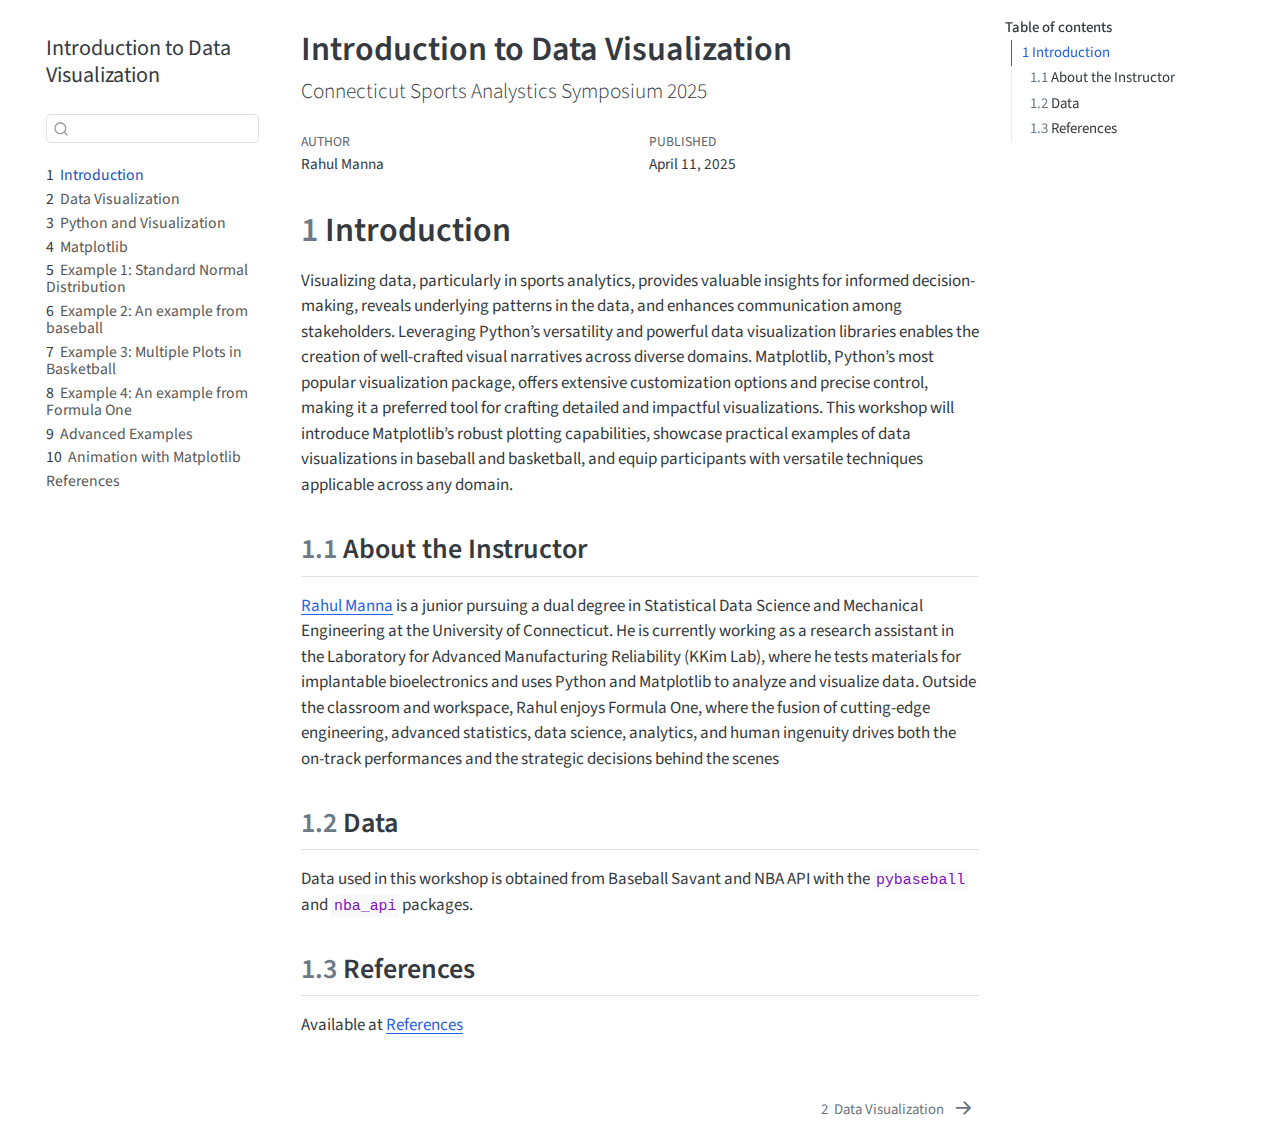
<file: docs/index.html>
<!DOCTYPE html>
<html xmlns="http://www.w3.org/1999/xhtml" lang="en" xml:lang="en"><head>

<meta charset="utf-8">
<meta name="generator" content="quarto-1.6.39">

<meta name="viewport" content="width=device-width, initial-scale=1.0, user-scalable=yes">

<meta name="author" content="Rahul Manna">
<meta name="dcterms.date" content="2025-04-11">

<title>Introduction to Data Visualization</title>
<style>
code{white-space: pre-wrap;}
span.smallcaps{font-variant: small-caps;}
div.columns{display: flex; gap: min(4vw, 1.5em);}
div.column{flex: auto; overflow-x: auto;}
div.hanging-indent{margin-left: 1.5em; text-indent: -1.5em;}
ul.task-list{list-style: none;}
ul.task-list li input[type="checkbox"] {
  width: 0.8em;
  margin: 0 0.8em 0.2em -1em; /* quarto-specific, see https://github.com/quarto-dev/quarto-cli/issues/4556 */ 
  vertical-align: middle;
}
</style>


<script src="site_libs/quarto-nav/quarto-nav.js"></script>
<script src="site_libs/quarto-nav/headroom.min.js"></script>
<script src="site_libs/clipboard/clipboard.min.js"></script>
<script src="site_libs/quarto-search/autocomplete.umd.js"></script>
<script src="site_libs/quarto-search/fuse.min.js"></script>
<script src="site_libs/quarto-search/quarto-search.js"></script>
<meta name="quarto:offset" content="./">
<link href="./data_visualization.html" rel="next">
<script src="site_libs/quarto-html/quarto.js"></script>
<script src="site_libs/quarto-html/popper.min.js"></script>
<script src="site_libs/quarto-html/tippy.umd.min.js"></script>
<script src="site_libs/quarto-html/anchor.min.js"></script>
<link href="site_libs/quarto-html/tippy.css" rel="stylesheet">
<link href="site_libs/quarto-html/quarto-syntax-highlighting-e26003cea8cd680ca0c55a263523d882.css" rel="stylesheet" id="quarto-text-highlighting-styles">
<script src="site_libs/bootstrap/bootstrap.min.js"></script>
<link href="site_libs/bootstrap/bootstrap-icons.css" rel="stylesheet">
<link href="site_libs/bootstrap/bootstrap-8da5b4427184b79ecddefad3d342027e.min.css" rel="stylesheet" append-hash="true" id="quarto-bootstrap" data-mode="light">
<script id="quarto-search-options" type="application/json">{
  "location": "sidebar",
  "copy-button": false,
  "collapse-after": 3,
  "panel-placement": "start",
  "type": "textbox",
  "limit": 50,
  "keyboard-shortcut": [
    "f",
    "/",
    "s"
  ],
  "show-item-context": false,
  "language": {
    "search-no-results-text": "No results",
    "search-matching-documents-text": "matching documents",
    "search-copy-link-title": "Copy link to search",
    "search-hide-matches-text": "Hide additional matches",
    "search-more-match-text": "more match in this document",
    "search-more-matches-text": "more matches in this document",
    "search-clear-button-title": "Clear",
    "search-text-placeholder": "",
    "search-detached-cancel-button-title": "Cancel",
    "search-submit-button-title": "Submit",
    "search-label": "Search"
  }
}</script>


</head>

<body class="nav-sidebar floating">

<div id="quarto-search-results"></div>
  <header id="quarto-header" class="headroom fixed-top">
  <nav class="quarto-secondary-nav">
    <div class="container-fluid d-flex">
      <button type="button" class="quarto-btn-toggle btn" data-bs-toggle="collapse" role="button" data-bs-target=".quarto-sidebar-collapse-item" aria-controls="quarto-sidebar" aria-expanded="false" aria-label="Toggle sidebar navigation" onclick="if (window.quartoToggleHeadroom) { window.quartoToggleHeadroom(); }">
        <i class="bi bi-layout-text-sidebar-reverse"></i>
      </button>
        <nav class="quarto-page-breadcrumbs" aria-label="breadcrumb"><ol class="breadcrumb"><li class="breadcrumb-item"><a href="./index.html"><span class="chapter-number">1</span>&nbsp; <span class="chapter-title">Introduction</span></a></li></ol></nav>
        <a class="flex-grow-1" role="navigation" data-bs-toggle="collapse" data-bs-target=".quarto-sidebar-collapse-item" aria-controls="quarto-sidebar" aria-expanded="false" aria-label="Toggle sidebar navigation" onclick="if (window.quartoToggleHeadroom) { window.quartoToggleHeadroom(); }">      
        </a>
      <button type="button" class="btn quarto-search-button" aria-label="Search" onclick="window.quartoOpenSearch();">
        <i class="bi bi-search"></i>
      </button>
    </div>
  </nav>
</header>
<!-- content -->
<div id="quarto-content" class="quarto-container page-columns page-rows-contents page-layout-article">
<!-- sidebar -->
  <nav id="quarto-sidebar" class="sidebar collapse collapse-horizontal quarto-sidebar-collapse-item sidebar-navigation floating overflow-auto">
    <div class="pt-lg-2 mt-2 text-left sidebar-header">
    <div class="sidebar-title mb-0 py-0">
      <a href="./">Introduction to Data Visualization</a> 
    </div>
      </div>
        <div class="mt-2 flex-shrink-0 align-items-center">
        <div class="sidebar-search">
        <div id="quarto-search" class="" title="Search"></div>
        </div>
        </div>
    <div class="sidebar-menu-container"> 
    <ul class="list-unstyled mt-1">
        <li class="sidebar-item">
  <div class="sidebar-item-container"> 
  <a href="./index.html" class="sidebar-item-text sidebar-link active">
 <span class="menu-text"><span class="chapter-number">1</span>&nbsp; <span class="chapter-title">Introduction</span></span></a>
  </div>
</li>
        <li class="sidebar-item">
  <div class="sidebar-item-container"> 
  <a href="./data_visualization.html" class="sidebar-item-text sidebar-link">
 <span class="menu-text"><span class="chapter-number">2</span>&nbsp; <span class="chapter-title">Data Visualization</span></span></a>
  </div>
</li>
        <li class="sidebar-item">
  <div class="sidebar-item-container"> 
  <a href="./python_and_vis.html" class="sidebar-item-text sidebar-link">
 <span class="menu-text"><span class="chapter-number">3</span>&nbsp; <span class="chapter-title">Python and Visualization</span></span></a>
  </div>
</li>
        <li class="sidebar-item">
  <div class="sidebar-item-container"> 
  <a href="./matplotlib.html" class="sidebar-item-text sidebar-link">
 <span class="menu-text"><span class="chapter-number">4</span>&nbsp; <span class="chapter-title">Matplotlib</span></span></a>
  </div>
</li>
        <li class="sidebar-item">
  <div class="sidebar-item-container"> 
  <a href="./example1.html" class="sidebar-item-text sidebar-link">
 <span class="menu-text"><span class="chapter-number">5</span>&nbsp; <span class="chapter-title">Example 1: Standard Normal Distribution</span></span></a>
  </div>
</li>
        <li class="sidebar-item">
  <div class="sidebar-item-container"> 
  <a href="./example2.html" class="sidebar-item-text sidebar-link">
 <span class="menu-text"><span class="chapter-number">6</span>&nbsp; <span class="chapter-title">Example 2: An example from baseball</span></span></a>
  </div>
</li>
        <li class="sidebar-item">
  <div class="sidebar-item-container"> 
  <a href="./example3.html" class="sidebar-item-text sidebar-link">
 <span class="menu-text"><span class="chapter-number">7</span>&nbsp; <span class="chapter-title">Example 3: Multiple Plots in Basketball</span></span></a>
  </div>
</li>
        <li class="sidebar-item">
  <div class="sidebar-item-container"> 
  <a href="./example4.html" class="sidebar-item-text sidebar-link">
 <span class="menu-text"><span class="chapter-number">8</span>&nbsp; <span class="chapter-title">Example 4: An example from Formula One</span></span></a>
  </div>
</li>
        <li class="sidebar-item">
  <div class="sidebar-item-container"> 
  <a href="./advanced_examples.html" class="sidebar-item-text sidebar-link">
 <span class="menu-text"><span class="chapter-number">9</span>&nbsp; <span class="chapter-title">Advanced Examples</span></span></a>
  </div>
</li>
        <li class="sidebar-item">
  <div class="sidebar-item-container"> 
  <a href="./animation.html" class="sidebar-item-text sidebar-link">
 <span class="menu-text"><span class="chapter-number">10</span>&nbsp; <span class="chapter-title">Animation with Matplotlib</span></span></a>
  </div>
</li>
        <li class="sidebar-item">
  <div class="sidebar-item-container"> 
  <a href="./references.html" class="sidebar-item-text sidebar-link">
 <span class="menu-text">References</span></a>
  </div>
</li>
    </ul>
    </div>
</nav>
<div id="quarto-sidebar-glass" class="quarto-sidebar-collapse-item" data-bs-toggle="collapse" data-bs-target=".quarto-sidebar-collapse-item"></div>
<!-- margin-sidebar -->
    <div id="quarto-margin-sidebar" class="sidebar margin-sidebar">
        <nav id="TOC" role="doc-toc" class="toc-active">
    <h2 id="toc-title">Table of contents</h2>
   
  <ul>
  <li><a href="#introduction" id="toc-introduction" class="nav-link active" data-scroll-target="#introduction"><span class="header-section-number">1</span> Introduction</a>
  <ul class="collapse">
  <li><a href="#about-the-instructor" id="toc-about-the-instructor" class="nav-link" data-scroll-target="#about-the-instructor"><span class="header-section-number">1.1</span> About the Instructor</a></li>
  <li><a href="#data" id="toc-data" class="nav-link" data-scroll-target="#data"><span class="header-section-number">1.2</span> Data</a></li>
  <li><a href="#references" id="toc-references" class="nav-link" data-scroll-target="#references"><span class="header-section-number">1.3</span> References</a></li>
  </ul></li>
  </ul>
</nav>
    </div>
<!-- main -->
<main class="content" id="quarto-document-content">

<header id="title-block-header" class="quarto-title-block default">
<div class="quarto-title">
<h1 class="title">Introduction to Data Visualization</h1>
<p class="subtitle lead">Connecticut Sports Analystics Symposium 2025</p>
</div>



<div class="quarto-title-meta">

    <div>
    <div class="quarto-title-meta-heading">Author</div>
    <div class="quarto-title-meta-contents">
             <p>Rahul Manna </p>
          </div>
  </div>
    
    <div>
    <div class="quarto-title-meta-heading">Published</div>
    <div class="quarto-title-meta-contents">
      <p class="date">April 11, 2025</p>
    </div>
  </div>
  
    
  </div>
  


</header>


<section id="introduction" class="level1" data-number="1">
<h1 data-number="1"><span class="header-section-number">1</span> Introduction</h1>
<p>Visualizing data, particularly in sports analytics, provides valuable insights for informed decision-making, reveals underlying patterns in the data, and enhances communication among stakeholders. Leveraging Python’s versatility and powerful data visualization libraries enables the creation of well-crafted visual narratives across diverse domains. Matplotlib, Python’s most popular visualization package, offers extensive customization options and precise control, making it a preferred tool for crafting detailed and impactful visualizations. This workshop will introduce Matplotlib’s robust plotting capabilities, showcase practical examples of data visualizations in baseball and basketball, and equip participants with versatile techniques applicable across any domain.</p>
<section id="about-the-instructor" class="level2" data-number="1.1">
<h2 data-number="1.1" class="anchored" data-anchor-id="about-the-instructor"><span class="header-section-number">1.1</span> About the Instructor</h2>
<p><a href="https://www.linkedin.com/in/rahul-manna-544590346/">Rahul Manna</a> is a junior pursuing a dual degree in Statistical Data Science and Mechanical Engineering at the University of Connecticut. He is currently working as a research assistant in the Laboratory for Advanced Manufacturing Reliability (KKim Lab), where he tests materials for implantable bioelectronics and uses Python and Matplotlib to analyze and visualize data. Outside the classroom and workspace, Rahul enjoys Formula One, where the fusion of cutting-edge engineering, advanced statistics, data science, analytics, and human ingenuity drives both the on-track performances and the strategic decisions behind the scenes</p>
</section>
<section id="data" class="level2" data-number="1.2">
<h2 data-number="1.2" class="anchored" data-anchor-id="data"><span class="header-section-number">1.2</span> Data</h2>
<p>Data used in this workshop is obtained from Baseball Savant and NBA API with the <code>pybaseball</code> and <code>nba_api</code> packages.</p>
</section>
<section id="references" class="level2" data-number="1.3">
<h2 data-number="1.3" class="anchored" data-anchor-id="references"><span class="header-section-number">1.3</span> References</h2>
<p>Available at <a href="./references.html">References</a></p>


</section>
</section>

</main> <!-- /main -->
<script id="quarto-html-after-body" type="application/javascript">
window.document.addEventListener("DOMContentLoaded", function (event) {
  const toggleBodyColorMode = (bsSheetEl) => {
    const mode = bsSheetEl.getAttribute("data-mode");
    const bodyEl = window.document.querySelector("body");
    if (mode === "dark") {
      bodyEl.classList.add("quarto-dark");
      bodyEl.classList.remove("quarto-light");
    } else {
      bodyEl.classList.add("quarto-light");
      bodyEl.classList.remove("quarto-dark");
    }
  }
  const toggleBodyColorPrimary = () => {
    const bsSheetEl = window.document.querySelector("link#quarto-bootstrap");
    if (bsSheetEl) {
      toggleBodyColorMode(bsSheetEl);
    }
  }
  toggleBodyColorPrimary();  
  const icon = "";
  const anchorJS = new window.AnchorJS();
  anchorJS.options = {
    placement: 'right',
    icon: icon
  };
  anchorJS.add('.anchored');
  const isCodeAnnotation = (el) => {
    for (const clz of el.classList) {
      if (clz.startsWith('code-annotation-')) {                     
        return true;
      }
    }
    return false;
  }
  const onCopySuccess = function(e) {
    // button target
    const button = e.trigger;
    // don't keep focus
    button.blur();
    // flash "checked"
    button.classList.add('code-copy-button-checked');
    var currentTitle = button.getAttribute("title");
    button.setAttribute("title", "Copied!");
    let tooltip;
    if (window.bootstrap) {
      button.setAttribute("data-bs-toggle", "tooltip");
      button.setAttribute("data-bs-placement", "left");
      button.setAttribute("data-bs-title", "Copied!");
      tooltip = new bootstrap.Tooltip(button, 
        { trigger: "manual", 
          customClass: "code-copy-button-tooltip",
          offset: [0, -8]});
      tooltip.show();    
    }
    setTimeout(function() {
      if (tooltip) {
        tooltip.hide();
        button.removeAttribute("data-bs-title");
        button.removeAttribute("data-bs-toggle");
        button.removeAttribute("data-bs-placement");
      }
      button.setAttribute("title", currentTitle);
      button.classList.remove('code-copy-button-checked');
    }, 1000);
    // clear code selection
    e.clearSelection();
  }
  const getTextToCopy = function(trigger) {
      const codeEl = trigger.previousElementSibling.cloneNode(true);
      for (const childEl of codeEl.children) {
        if (isCodeAnnotation(childEl)) {
          childEl.remove();
        }
      }
      return codeEl.innerText;
  }
  const clipboard = new window.ClipboardJS('.code-copy-button:not([data-in-quarto-modal])', {
    text: getTextToCopy
  });
  clipboard.on('success', onCopySuccess);
  if (window.document.getElementById('quarto-embedded-source-code-modal')) {
    const clipboardModal = new window.ClipboardJS('.code-copy-button[data-in-quarto-modal]', {
      text: getTextToCopy,
      container: window.document.getElementById('quarto-embedded-source-code-modal')
    });
    clipboardModal.on('success', onCopySuccess);
  }
    var localhostRegex = new RegExp(/^(?:http|https):\/\/localhost\:?[0-9]*\//);
    var mailtoRegex = new RegExp(/^mailto:/);
      var filterRegex = new RegExp('/' + window.location.host + '/');
    var isInternal = (href) => {
        return filterRegex.test(href) || localhostRegex.test(href) || mailtoRegex.test(href);
    }
    // Inspect non-navigation links and adorn them if external
 	var links = window.document.querySelectorAll('a[href]:not(.nav-link):not(.navbar-brand):not(.toc-action):not(.sidebar-link):not(.sidebar-item-toggle):not(.pagination-link):not(.no-external):not([aria-hidden]):not(.dropdown-item):not(.quarto-navigation-tool):not(.about-link)');
    for (var i=0; i<links.length; i++) {
      const link = links[i];
      if (!isInternal(link.href)) {
        // undo the damage that might have been done by quarto-nav.js in the case of
        // links that we want to consider external
        if (link.dataset.originalHref !== undefined) {
          link.href = link.dataset.originalHref;
        }
      }
    }
  function tippyHover(el, contentFn, onTriggerFn, onUntriggerFn) {
    const config = {
      allowHTML: true,
      maxWidth: 500,
      delay: 100,
      arrow: false,
      appendTo: function(el) {
          return el.parentElement;
      },
      interactive: true,
      interactiveBorder: 10,
      theme: 'quarto',
      placement: 'bottom-start',
    };
    if (contentFn) {
      config.content = contentFn;
    }
    if (onTriggerFn) {
      config.onTrigger = onTriggerFn;
    }
    if (onUntriggerFn) {
      config.onUntrigger = onUntriggerFn;
    }
    window.tippy(el, config); 
  }
  const noterefs = window.document.querySelectorAll('a[role="doc-noteref"]');
  for (var i=0; i<noterefs.length; i++) {
    const ref = noterefs[i];
    tippyHover(ref, function() {
      // use id or data attribute instead here
      let href = ref.getAttribute('data-footnote-href') || ref.getAttribute('href');
      try { href = new URL(href).hash; } catch {}
      const id = href.replace(/^#\/?/, "");
      const note = window.document.getElementById(id);
      if (note) {
        return note.innerHTML;
      } else {
        return "";
      }
    });
  }
  const xrefs = window.document.querySelectorAll('a.quarto-xref');
  const processXRef = (id, note) => {
    // Strip column container classes
    const stripColumnClz = (el) => {
      el.classList.remove("page-full", "page-columns");
      if (el.children) {
        for (const child of el.children) {
          stripColumnClz(child);
        }
      }
    }
    stripColumnClz(note)
    if (id === null || id.startsWith('sec-')) {
      // Special case sections, only their first couple elements
      const container = document.createElement("div");
      if (note.children && note.children.length > 2) {
        container.appendChild(note.children[0].cloneNode(true));
        for (let i = 1; i < note.children.length; i++) {
          const child = note.children[i];
          if (child.tagName === "P" && child.innerText === "") {
            continue;
          } else {
            container.appendChild(child.cloneNode(true));
            break;
          }
        }
        if (window.Quarto?.typesetMath) {
          window.Quarto.typesetMath(container);
        }
        return container.innerHTML
      } else {
        if (window.Quarto?.typesetMath) {
          window.Quarto.typesetMath(note);
        }
        return note.innerHTML;
      }
    } else {
      // Remove any anchor links if they are present
      const anchorLink = note.querySelector('a.anchorjs-link');
      if (anchorLink) {
        anchorLink.remove();
      }
      if (window.Quarto?.typesetMath) {
        window.Quarto.typesetMath(note);
      }
      if (note.classList.contains("callout")) {
        return note.outerHTML;
      } else {
        return note.innerHTML;
      }
    }
  }
  for (var i=0; i<xrefs.length; i++) {
    const xref = xrefs[i];
    tippyHover(xref, undefined, function(instance) {
      instance.disable();
      let url = xref.getAttribute('href');
      let hash = undefined; 
      if (url.startsWith('#')) {
        hash = url;
      } else {
        try { hash = new URL(url).hash; } catch {}
      }
      if (hash) {
        const id = hash.replace(/^#\/?/, "");
        const note = window.document.getElementById(id);
        if (note !== null) {
          try {
            const html = processXRef(id, note.cloneNode(true));
            instance.setContent(html);
          } finally {
            instance.enable();
            instance.show();
          }
        } else {
          // See if we can fetch this
          fetch(url.split('#')[0])
          .then(res => res.text())
          .then(html => {
            const parser = new DOMParser();
            const htmlDoc = parser.parseFromString(html, "text/html");
            const note = htmlDoc.getElementById(id);
            if (note !== null) {
              const html = processXRef(id, note);
              instance.setContent(html);
            } 
          }).finally(() => {
            instance.enable();
            instance.show();
          });
        }
      } else {
        // See if we can fetch a full url (with no hash to target)
        // This is a special case and we should probably do some content thinning / targeting
        fetch(url)
        .then(res => res.text())
        .then(html => {
          const parser = new DOMParser();
          const htmlDoc = parser.parseFromString(html, "text/html");
          const note = htmlDoc.querySelector('main.content');
          if (note !== null) {
            // This should only happen for chapter cross references
            // (since there is no id in the URL)
            // remove the first header
            if (note.children.length > 0 && note.children[0].tagName === "HEADER") {
              note.children[0].remove();
            }
            const html = processXRef(null, note);
            instance.setContent(html);
          } 
        }).finally(() => {
          instance.enable();
          instance.show();
        });
      }
    }, function(instance) {
    });
  }
      let selectedAnnoteEl;
      const selectorForAnnotation = ( cell, annotation) => {
        let cellAttr = 'data-code-cell="' + cell + '"';
        let lineAttr = 'data-code-annotation="' +  annotation + '"';
        const selector = 'span[' + cellAttr + '][' + lineAttr + ']';
        return selector;
      }
      const selectCodeLines = (annoteEl) => {
        const doc = window.document;
        const targetCell = annoteEl.getAttribute("data-target-cell");
        const targetAnnotation = annoteEl.getAttribute("data-target-annotation");
        const annoteSpan = window.document.querySelector(selectorForAnnotation(targetCell, targetAnnotation));
        const lines = annoteSpan.getAttribute("data-code-lines").split(",");
        const lineIds = lines.map((line) => {
          return targetCell + "-" + line;
        })
        let top = null;
        let height = null;
        let parent = null;
        if (lineIds.length > 0) {
            //compute the position of the single el (top and bottom and make a div)
            const el = window.document.getElementById(lineIds[0]);
            top = el.offsetTop;
            height = el.offsetHeight;
            parent = el.parentElement.parentElement;
          if (lineIds.length > 1) {
            const lastEl = window.document.getElementById(lineIds[lineIds.length - 1]);
            const bottom = lastEl.offsetTop + lastEl.offsetHeight;
            height = bottom - top;
          }
          if (top !== null && height !== null && parent !== null) {
            // cook up a div (if necessary) and position it 
            let div = window.document.getElementById("code-annotation-line-highlight");
            if (div === null) {
              div = window.document.createElement("div");
              div.setAttribute("id", "code-annotation-line-highlight");
              div.style.position = 'absolute';
              parent.appendChild(div);
            }
            div.style.top = top - 2 + "px";
            div.style.height = height + 4 + "px";
            div.style.left = 0;
            let gutterDiv = window.document.getElementById("code-annotation-line-highlight-gutter");
            if (gutterDiv === null) {
              gutterDiv = window.document.createElement("div");
              gutterDiv.setAttribute("id", "code-annotation-line-highlight-gutter");
              gutterDiv.style.position = 'absolute';
              const codeCell = window.document.getElementById(targetCell);
              const gutter = codeCell.querySelector('.code-annotation-gutter');
              gutter.appendChild(gutterDiv);
            }
            gutterDiv.style.top = top - 2 + "px";
            gutterDiv.style.height = height + 4 + "px";
          }
          selectedAnnoteEl = annoteEl;
        }
      };
      const unselectCodeLines = () => {
        const elementsIds = ["code-annotation-line-highlight", "code-annotation-line-highlight-gutter"];
        elementsIds.forEach((elId) => {
          const div = window.document.getElementById(elId);
          if (div) {
            div.remove();
          }
        });
        selectedAnnoteEl = undefined;
      };
        // Handle positioning of the toggle
    window.addEventListener(
      "resize",
      throttle(() => {
        elRect = undefined;
        if (selectedAnnoteEl) {
          selectCodeLines(selectedAnnoteEl);
        }
      }, 10)
    );
    function throttle(fn, ms) {
    let throttle = false;
    let timer;
      return (...args) => {
        if(!throttle) { // first call gets through
            fn.apply(this, args);
            throttle = true;
        } else { // all the others get throttled
            if(timer) clearTimeout(timer); // cancel #2
            timer = setTimeout(() => {
              fn.apply(this, args);
              timer = throttle = false;
            }, ms);
        }
      };
    }
      // Attach click handler to the DT
      const annoteDls = window.document.querySelectorAll('dt[data-target-cell]');
      for (const annoteDlNode of annoteDls) {
        annoteDlNode.addEventListener('click', (event) => {
          const clickedEl = event.target;
          if (clickedEl !== selectedAnnoteEl) {
            unselectCodeLines();
            const activeEl = window.document.querySelector('dt[data-target-cell].code-annotation-active');
            if (activeEl) {
              activeEl.classList.remove('code-annotation-active');
            }
            selectCodeLines(clickedEl);
            clickedEl.classList.add('code-annotation-active');
          } else {
            // Unselect the line
            unselectCodeLines();
            clickedEl.classList.remove('code-annotation-active');
          }
        });
      }
  const findCites = (el) => {
    const parentEl = el.parentElement;
    if (parentEl) {
      const cites = parentEl.dataset.cites;
      if (cites) {
        return {
          el,
          cites: cites.split(' ')
        };
      } else {
        return findCites(el.parentElement)
      }
    } else {
      return undefined;
    }
  };
  var bibliorefs = window.document.querySelectorAll('a[role="doc-biblioref"]');
  for (var i=0; i<bibliorefs.length; i++) {
    const ref = bibliorefs[i];
    const citeInfo = findCites(ref);
    if (citeInfo) {
      tippyHover(citeInfo.el, function() {
        var popup = window.document.createElement('div');
        citeInfo.cites.forEach(function(cite) {
          var citeDiv = window.document.createElement('div');
          citeDiv.classList.add('hanging-indent');
          citeDiv.classList.add('csl-entry');
          var biblioDiv = window.document.getElementById('ref-' + cite);
          if (biblioDiv) {
            citeDiv.innerHTML = biblioDiv.innerHTML;
          }
          popup.appendChild(citeDiv);
        });
        return popup.innerHTML;
      });
    }
  }
});
</script>
<nav class="page-navigation">
  <div class="nav-page nav-page-previous">
  </div>
  <div class="nav-page nav-page-next">
      <a href="./data_visualization.html" class="pagination-link" aria-label="Data Visualization">
        <span class="nav-page-text"><span class="chapter-number">2</span>&nbsp; <span class="chapter-title">Data Visualization</span></span> <i class="bi bi-arrow-right-short"></i>
      </a>
  </div>
</nav>
</div> <!-- /content -->




</body></html>
</file>
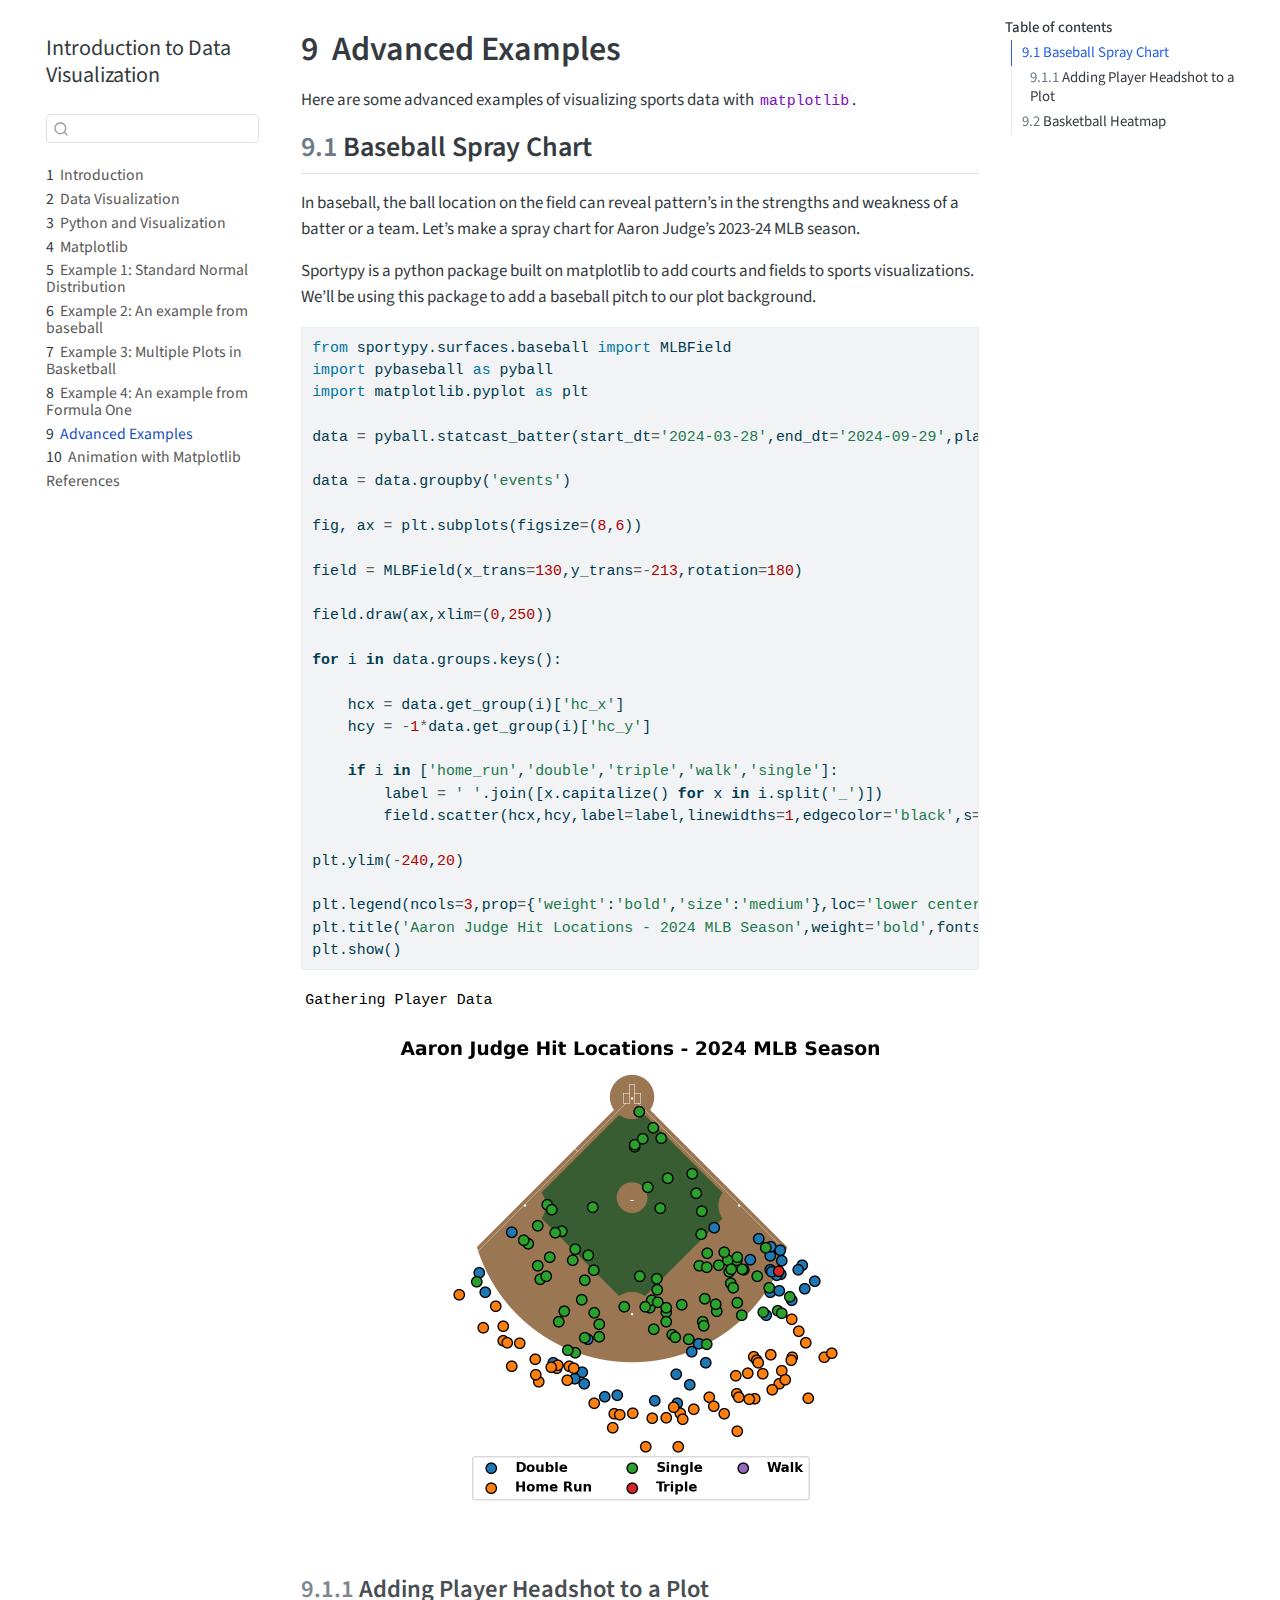
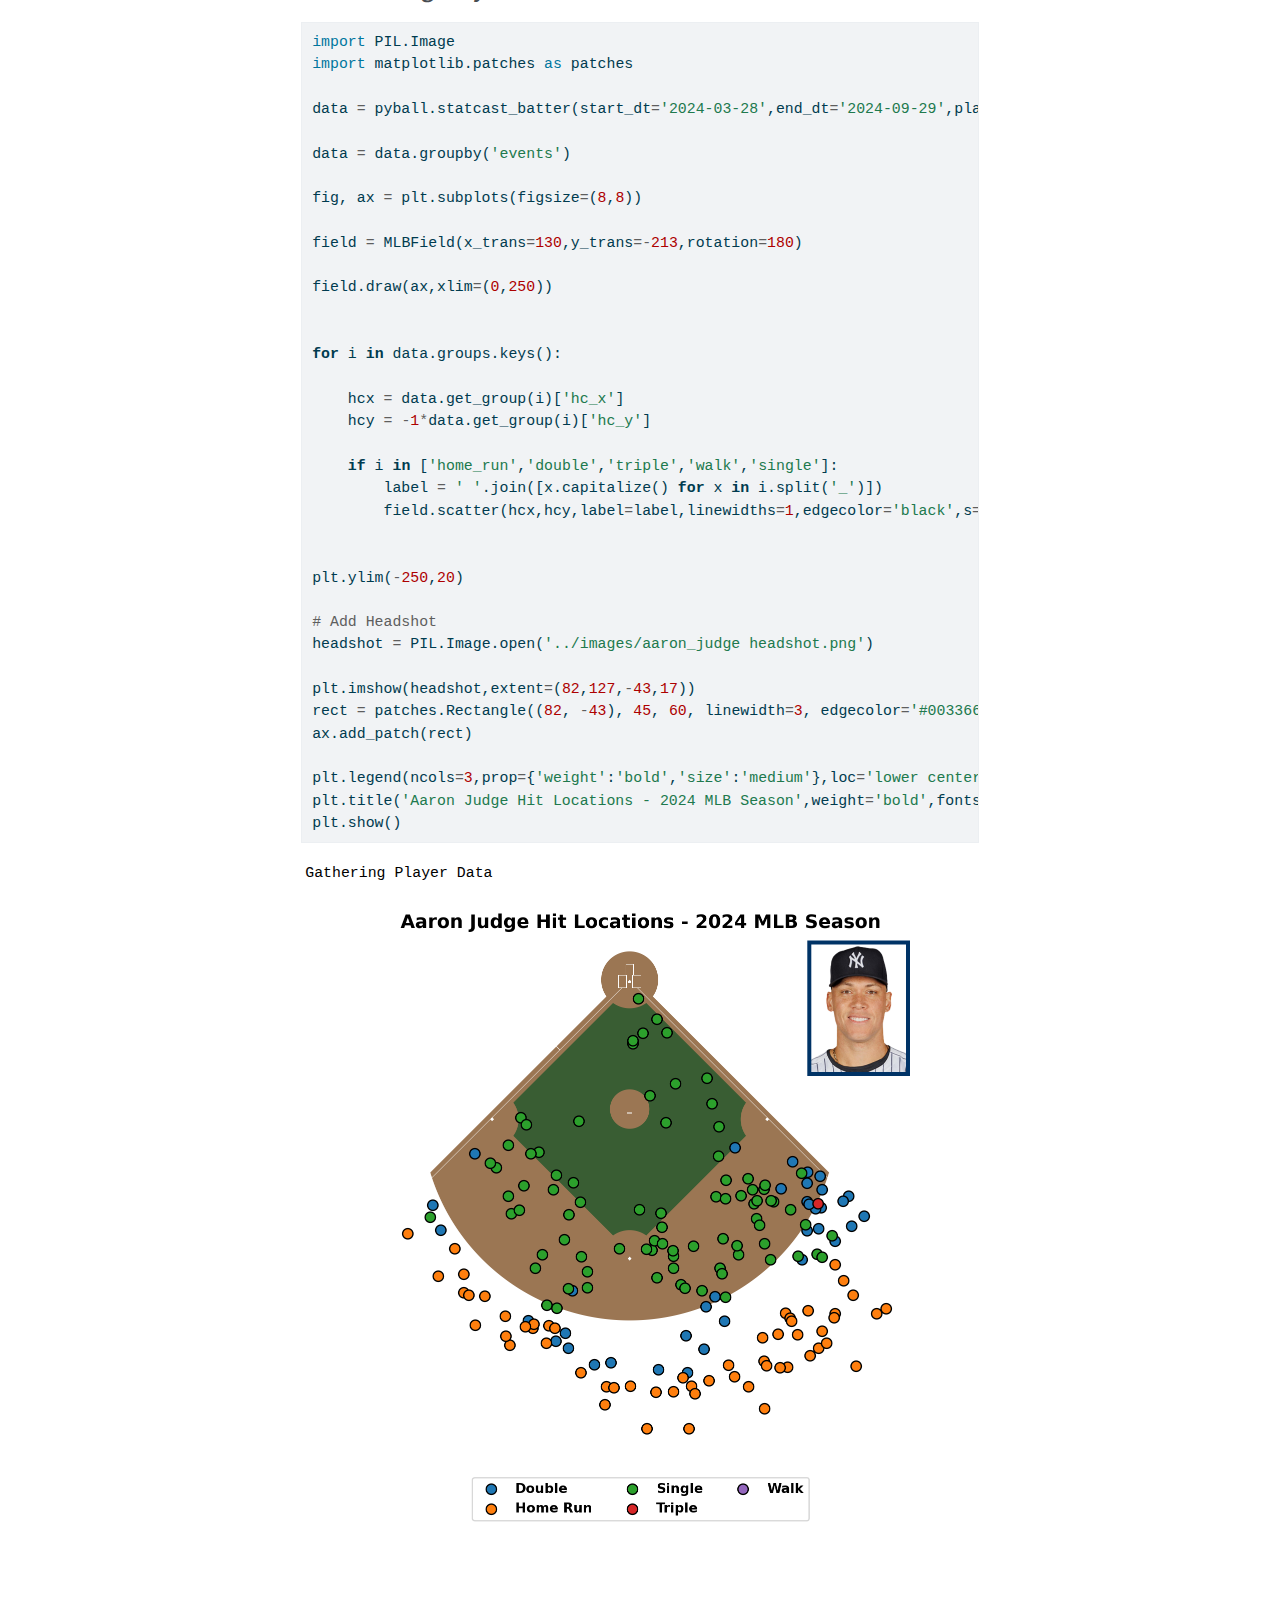
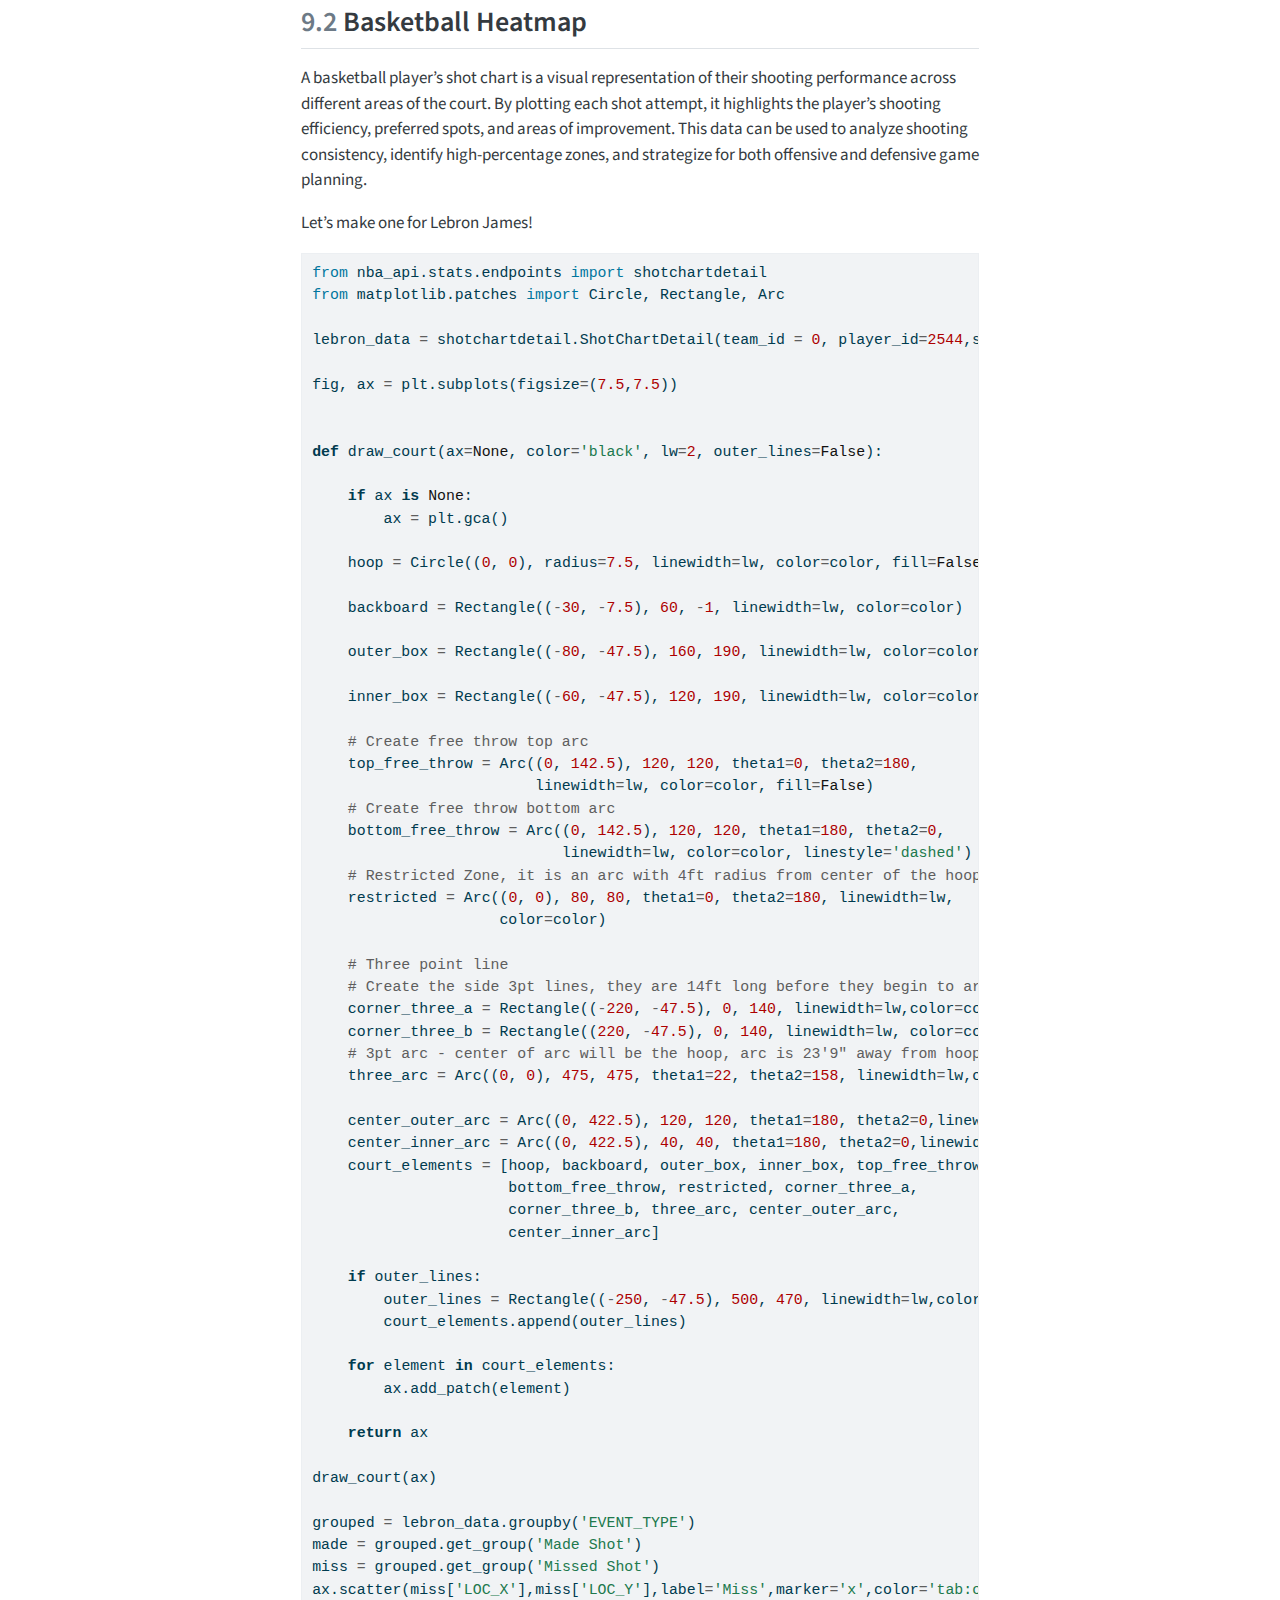
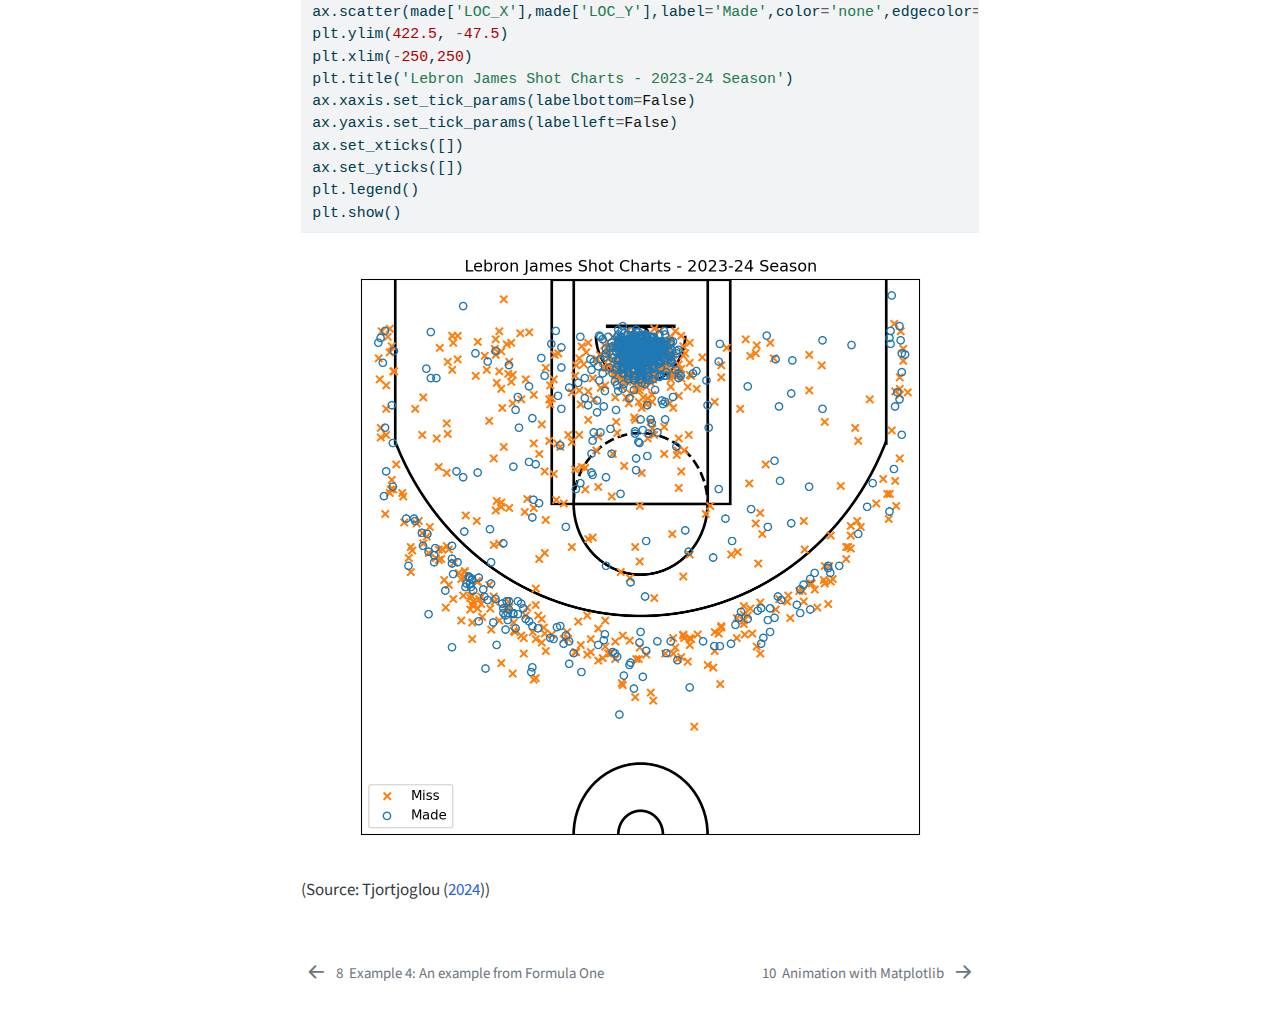
<file: docs/advanced_examples.html>
<!DOCTYPE html>
<html xmlns="http://www.w3.org/1999/xhtml" lang="en" xml:lang="en"><head>

<meta charset="utf-8">
<meta name="generator" content="quarto-1.6.39">

<meta name="viewport" content="width=device-width, initial-scale=1.0, user-scalable=yes">


<title>9&nbsp; Advanced Examples – Introduction to Data Visualization</title>
<style>
code{white-space: pre-wrap;}
span.smallcaps{font-variant: small-caps;}
div.columns{display: flex; gap: min(4vw, 1.5em);}
div.column{flex: auto; overflow-x: auto;}
div.hanging-indent{margin-left: 1.5em; text-indent: -1.5em;}
ul.task-list{list-style: none;}
ul.task-list li input[type="checkbox"] {
  width: 0.8em;
  margin: 0 0.8em 0.2em -1em; /* quarto-specific, see https://github.com/quarto-dev/quarto-cli/issues/4556 */ 
  vertical-align: middle;
}
/* CSS for syntax highlighting */
pre > code.sourceCode { white-space: pre; position: relative; }
pre > code.sourceCode > span { line-height: 1.25; }
pre > code.sourceCode > span:empty { height: 1.2em; }
.sourceCode { overflow: visible; }
code.sourceCode > span { color: inherit; text-decoration: inherit; }
div.sourceCode { margin: 1em 0; }
pre.sourceCode { margin: 0; }
@media screen {
div.sourceCode { overflow: auto; }
}
@media print {
pre > code.sourceCode { white-space: pre-wrap; }
pre > code.sourceCode > span { display: inline-block; text-indent: -5em; padding-left: 5em; }
}
pre.numberSource code
  { counter-reset: source-line 0; }
pre.numberSource code > span
  { position: relative; left: -4em; counter-increment: source-line; }
pre.numberSource code > span > a:first-child::before
  { content: counter(source-line);
    position: relative; left: -1em; text-align: right; vertical-align: baseline;
    border: none; display: inline-block;
    -webkit-touch-callout: none; -webkit-user-select: none;
    -khtml-user-select: none; -moz-user-select: none;
    -ms-user-select: none; user-select: none;
    padding: 0 4px; width: 4em;
  }
pre.numberSource { margin-left: 3em;  padding-left: 4px; }
div.sourceCode
  {   }
@media screen {
pre > code.sourceCode > span > a:first-child::before { text-decoration: underline; }
}
/* CSS for citations */
div.csl-bib-body { }
div.csl-entry {
  clear: both;
  margin-bottom: 0em;
}
.hanging-indent div.csl-entry {
  margin-left:2em;
  text-indent:-2em;
}
div.csl-left-margin {
  min-width:2em;
  float:left;
}
div.csl-right-inline {
  margin-left:2em;
  padding-left:1em;
}
div.csl-indent {
  margin-left: 2em;
}</style>


<script src="site_libs/quarto-nav/quarto-nav.js"></script>
<script src="site_libs/quarto-nav/headroom.min.js"></script>
<script src="site_libs/clipboard/clipboard.min.js"></script>
<script src="site_libs/quarto-search/autocomplete.umd.js"></script>
<script src="site_libs/quarto-search/fuse.min.js"></script>
<script src="site_libs/quarto-search/quarto-search.js"></script>
<meta name="quarto:offset" content="./">
<link href="./animation.html" rel="next">
<link href="./example4.html" rel="prev">
<script src="site_libs/quarto-html/quarto.js"></script>
<script src="site_libs/quarto-html/popper.min.js"></script>
<script src="site_libs/quarto-html/tippy.umd.min.js"></script>
<script src="site_libs/quarto-html/anchor.min.js"></script>
<link href="site_libs/quarto-html/tippy.css" rel="stylesheet">
<link href="site_libs/quarto-html/quarto-syntax-highlighting-e26003cea8cd680ca0c55a263523d882.css" rel="stylesheet" id="quarto-text-highlighting-styles">
<script src="site_libs/bootstrap/bootstrap.min.js"></script>
<link href="site_libs/bootstrap/bootstrap-icons.css" rel="stylesheet">
<link href="site_libs/bootstrap/bootstrap-8da5b4427184b79ecddefad3d342027e.min.css" rel="stylesheet" append-hash="true" id="quarto-bootstrap" data-mode="light">
<script id="quarto-search-options" type="application/json">{
  "location": "sidebar",
  "copy-button": false,
  "collapse-after": 3,
  "panel-placement": "start",
  "type": "textbox",
  "limit": 50,
  "keyboard-shortcut": [
    "f",
    "/",
    "s"
  ],
  "show-item-context": false,
  "language": {
    "search-no-results-text": "No results",
    "search-matching-documents-text": "matching documents",
    "search-copy-link-title": "Copy link to search",
    "search-hide-matches-text": "Hide additional matches",
    "search-more-match-text": "more match in this document",
    "search-more-matches-text": "more matches in this document",
    "search-clear-button-title": "Clear",
    "search-text-placeholder": "",
    "search-detached-cancel-button-title": "Cancel",
    "search-submit-button-title": "Submit",
    "search-label": "Search"
  }
}</script>


</head>

<body class="nav-sidebar floating">

<div id="quarto-search-results"></div>
  <header id="quarto-header" class="headroom fixed-top">
  <nav class="quarto-secondary-nav">
    <div class="container-fluid d-flex">
      <button type="button" class="quarto-btn-toggle btn" data-bs-toggle="collapse" role="button" data-bs-target=".quarto-sidebar-collapse-item" aria-controls="quarto-sidebar" aria-expanded="false" aria-label="Toggle sidebar navigation" onclick="if (window.quartoToggleHeadroom) { window.quartoToggleHeadroom(); }">
        <i class="bi bi-layout-text-sidebar-reverse"></i>
      </button>
        <nav class="quarto-page-breadcrumbs" aria-label="breadcrumb"><ol class="breadcrumb"><li class="breadcrumb-item"><a href="./advanced_examples.html"><span class="chapter-number">9</span>&nbsp; <span class="chapter-title">Advanced Examples</span></a></li></ol></nav>
        <a class="flex-grow-1" role="navigation" data-bs-toggle="collapse" data-bs-target=".quarto-sidebar-collapse-item" aria-controls="quarto-sidebar" aria-expanded="false" aria-label="Toggle sidebar navigation" onclick="if (window.quartoToggleHeadroom) { window.quartoToggleHeadroom(); }">      
        </a>
      <button type="button" class="btn quarto-search-button" aria-label="Search" onclick="window.quartoOpenSearch();">
        <i class="bi bi-search"></i>
      </button>
    </div>
  </nav>
</header>
<!-- content -->
<div id="quarto-content" class="quarto-container page-columns page-rows-contents page-layout-article">
<!-- sidebar -->
  <nav id="quarto-sidebar" class="sidebar collapse collapse-horizontal quarto-sidebar-collapse-item sidebar-navigation floating overflow-auto">
    <div class="pt-lg-2 mt-2 text-left sidebar-header">
    <div class="sidebar-title mb-0 py-0">
      <a href="./">Introduction to Data Visualization</a> 
    </div>
      </div>
        <div class="mt-2 flex-shrink-0 align-items-center">
        <div class="sidebar-search">
        <div id="quarto-search" class="" title="Search"></div>
        </div>
        </div>
    <div class="sidebar-menu-container"> 
    <ul class="list-unstyled mt-1">
        <li class="sidebar-item">
  <div class="sidebar-item-container"> 
  <a href="./index.html" class="sidebar-item-text sidebar-link">
 <span class="menu-text"><span class="chapter-number">1</span>&nbsp; <span class="chapter-title">Introduction</span></span></a>
  </div>
</li>
        <li class="sidebar-item">
  <div class="sidebar-item-container"> 
  <a href="./data_visualization.html" class="sidebar-item-text sidebar-link">
 <span class="menu-text"><span class="chapter-number">2</span>&nbsp; <span class="chapter-title">Data Visualization</span></span></a>
  </div>
</li>
        <li class="sidebar-item">
  <div class="sidebar-item-container"> 
  <a href="./python_and_vis.html" class="sidebar-item-text sidebar-link">
 <span class="menu-text"><span class="chapter-number">3</span>&nbsp; <span class="chapter-title">Python and Visualization</span></span></a>
  </div>
</li>
        <li class="sidebar-item">
  <div class="sidebar-item-container"> 
  <a href="./matplotlib.html" class="sidebar-item-text sidebar-link">
 <span class="menu-text"><span class="chapter-number">4</span>&nbsp; <span class="chapter-title">Matplotlib</span></span></a>
  </div>
</li>
        <li class="sidebar-item">
  <div class="sidebar-item-container"> 
  <a href="./example1.html" class="sidebar-item-text sidebar-link">
 <span class="menu-text"><span class="chapter-number">5</span>&nbsp; <span class="chapter-title">Example 1: Standard Normal Distribution</span></span></a>
  </div>
</li>
        <li class="sidebar-item">
  <div class="sidebar-item-container"> 
  <a href="./example2.html" class="sidebar-item-text sidebar-link">
 <span class="menu-text"><span class="chapter-number">6</span>&nbsp; <span class="chapter-title">Example 2: An example from baseball</span></span></a>
  </div>
</li>
        <li class="sidebar-item">
  <div class="sidebar-item-container"> 
  <a href="./example3.html" class="sidebar-item-text sidebar-link">
 <span class="menu-text"><span class="chapter-number">7</span>&nbsp; <span class="chapter-title">Example 3: Multiple Plots in Basketball</span></span></a>
  </div>
</li>
        <li class="sidebar-item">
  <div class="sidebar-item-container"> 
  <a href="./example4.html" class="sidebar-item-text sidebar-link">
 <span class="menu-text"><span class="chapter-number">8</span>&nbsp; <span class="chapter-title">Example 4: An example from Formula One</span></span></a>
  </div>
</li>
        <li class="sidebar-item">
  <div class="sidebar-item-container"> 
  <a href="./advanced_examples.html" class="sidebar-item-text sidebar-link active">
 <span class="menu-text"><span class="chapter-number">9</span>&nbsp; <span class="chapter-title">Advanced Examples</span></span></a>
  </div>
</li>
        <li class="sidebar-item">
  <div class="sidebar-item-container"> 
  <a href="./animation.html" class="sidebar-item-text sidebar-link">
 <span class="menu-text"><span class="chapter-number">10</span>&nbsp; <span class="chapter-title">Animation with Matplotlib</span></span></a>
  </div>
</li>
        <li class="sidebar-item">
  <div class="sidebar-item-container"> 
  <a href="./references.html" class="sidebar-item-text sidebar-link">
 <span class="menu-text">References</span></a>
  </div>
</li>
    </ul>
    </div>
</nav>
<div id="quarto-sidebar-glass" class="quarto-sidebar-collapse-item" data-bs-toggle="collapse" data-bs-target=".quarto-sidebar-collapse-item"></div>
<!-- margin-sidebar -->
    <div id="quarto-margin-sidebar" class="sidebar margin-sidebar">
        <nav id="TOC" role="doc-toc" class="toc-active">
    <h2 id="toc-title">Table of contents</h2>
   
  <ul>
  <li><a href="#baseball-spray-chart" id="toc-baseball-spray-chart" class="nav-link active" data-scroll-target="#baseball-spray-chart"><span class="header-section-number">9.1</span> Baseball Spray Chart</a>
  <ul class="collapse">
  <li><a href="#adding-player-headshot-to-a-plot" id="toc-adding-player-headshot-to-a-plot" class="nav-link" data-scroll-target="#adding-player-headshot-to-a-plot"><span class="header-section-number">9.1.1</span> Adding Player Headshot to a Plot</a></li>
  </ul></li>
  <li><a href="#basketball-heatmap" id="toc-basketball-heatmap" class="nav-link" data-scroll-target="#basketball-heatmap"><span class="header-section-number">9.2</span> Basketball Heatmap</a></li>
  </ul>
</nav>
    </div>
<!-- main -->
<main class="content" id="quarto-document-content">

<header id="title-block-header" class="quarto-title-block default">
<div class="quarto-title">
<h1 class="title"><span class="chapter-number">9</span>&nbsp; <span class="chapter-title">Advanced Examples</span></h1>
</div>



<div class="quarto-title-meta">

    
  
    
  </div>
  


</header>


<p>Here are some advanced examples of visualizing sports data with <code>matplotlib</code>.</p>
<section id="baseball-spray-chart" class="level2" data-number="9.1">
<h2 data-number="9.1" class="anchored" data-anchor-id="baseball-spray-chart"><span class="header-section-number">9.1</span> Baseball Spray Chart</h2>
<p>In baseball, the ball location on the field can reveal pattern’s in the strengths and weakness of a batter or a team. Let’s make a spray chart for Aaron Judge’s 2023-24 MLB season.</p>
<p>Sportypy is a python package built on matplotlib to add courts and fields to sports visualizations. We’ll be using this package to add a baseball pitch to our plot background.</p>
<div id="b272f4f9" class="cell" data-execution_count="1">
<div class="sourceCode cell-code" id="cb1"><pre class="sourceCode python code-with-copy"><code class="sourceCode python"><span id="cb1-1"><a href="#cb1-1" aria-hidden="true" tabindex="-1"></a><span class="im">from</span> sportypy.surfaces.baseball <span class="im">import</span> MLBField</span>
<span id="cb1-2"><a href="#cb1-2" aria-hidden="true" tabindex="-1"></a><span class="im">import</span> pybaseball <span class="im">as</span> pyball</span>
<span id="cb1-3"><a href="#cb1-3" aria-hidden="true" tabindex="-1"></a><span class="im">import</span> matplotlib.pyplot <span class="im">as</span> plt</span>
<span id="cb1-4"><a href="#cb1-4" aria-hidden="true" tabindex="-1"></a></span>
<span id="cb1-5"><a href="#cb1-5" aria-hidden="true" tabindex="-1"></a>data <span class="op">=</span> pyball.statcast_batter(start_dt<span class="op">=</span><span class="st">'2024-03-28'</span>,end_dt<span class="op">=</span><span class="st">'2024-09-29'</span>,player_id<span class="op">=</span><span class="dv">592450</span>)</span>
<span id="cb1-6"><a href="#cb1-6" aria-hidden="true" tabindex="-1"></a></span>
<span id="cb1-7"><a href="#cb1-7" aria-hidden="true" tabindex="-1"></a>data <span class="op">=</span> data.groupby(<span class="st">'events'</span>)</span>
<span id="cb1-8"><a href="#cb1-8" aria-hidden="true" tabindex="-1"></a></span>
<span id="cb1-9"><a href="#cb1-9" aria-hidden="true" tabindex="-1"></a>fig, ax <span class="op">=</span> plt.subplots(figsize<span class="op">=</span>(<span class="dv">8</span>,<span class="dv">6</span>))</span>
<span id="cb1-10"><a href="#cb1-10" aria-hidden="true" tabindex="-1"></a></span>
<span id="cb1-11"><a href="#cb1-11" aria-hidden="true" tabindex="-1"></a>field <span class="op">=</span> MLBField(x_trans<span class="op">=</span><span class="dv">130</span>,y_trans<span class="op">=-</span><span class="dv">213</span>,rotation<span class="op">=</span><span class="dv">180</span>)</span>
<span id="cb1-12"><a href="#cb1-12" aria-hidden="true" tabindex="-1"></a></span>
<span id="cb1-13"><a href="#cb1-13" aria-hidden="true" tabindex="-1"></a>field.draw(ax,xlim<span class="op">=</span>(<span class="dv">0</span>,<span class="dv">250</span>))</span>
<span id="cb1-14"><a href="#cb1-14" aria-hidden="true" tabindex="-1"></a></span>
<span id="cb1-15"><a href="#cb1-15" aria-hidden="true" tabindex="-1"></a><span class="cf">for</span> i <span class="kw">in</span> data.groups.keys():</span>
<span id="cb1-16"><a href="#cb1-16" aria-hidden="true" tabindex="-1"></a>    </span>
<span id="cb1-17"><a href="#cb1-17" aria-hidden="true" tabindex="-1"></a>    hcx <span class="op">=</span> data.get_group(i)[<span class="st">'hc_x'</span>]</span>
<span id="cb1-18"><a href="#cb1-18" aria-hidden="true" tabindex="-1"></a>    hcy <span class="op">=</span> <span class="op">-</span><span class="dv">1</span><span class="op">*</span>data.get_group(i)[<span class="st">'hc_y'</span>]</span>
<span id="cb1-19"><a href="#cb1-19" aria-hidden="true" tabindex="-1"></a></span>
<span id="cb1-20"><a href="#cb1-20" aria-hidden="true" tabindex="-1"></a>    <span class="cf">if</span> i <span class="kw">in</span> [<span class="st">'home_run'</span>,<span class="st">'double'</span>,<span class="st">'triple'</span>,<span class="st">'walk'</span>,<span class="st">'single'</span>]:</span>
<span id="cb1-21"><a href="#cb1-21" aria-hidden="true" tabindex="-1"></a>        label <span class="op">=</span> <span class="st">' '</span>.join([x.capitalize() <span class="cf">for</span> x <span class="kw">in</span> i.split(<span class="st">'_'</span>)])</span>
<span id="cb1-22"><a href="#cb1-22" aria-hidden="true" tabindex="-1"></a>        field.scatter(hcx,hcy,label<span class="op">=</span>label,linewidths<span class="op">=</span><span class="dv">1</span>,edgecolor<span class="op">=</span><span class="st">'black'</span>,s<span class="op">=</span><span class="dv">60</span>)</span>
<span id="cb1-23"><a href="#cb1-23" aria-hidden="true" tabindex="-1"></a></span>
<span id="cb1-24"><a href="#cb1-24" aria-hidden="true" tabindex="-1"></a>plt.ylim(<span class="op">-</span><span class="dv">240</span>,<span class="dv">20</span>)</span>
<span id="cb1-25"><a href="#cb1-25" aria-hidden="true" tabindex="-1"></a></span>
<span id="cb1-26"><a href="#cb1-26" aria-hidden="true" tabindex="-1"></a>plt.legend(ncols<span class="op">=</span><span class="dv">3</span>,prop<span class="op">=</span>{<span class="st">'weight'</span>:<span class="st">'bold'</span>,<span class="st">'size'</span>:<span class="st">'medium'</span>},loc<span class="op">=</span><span class="st">'lower center'</span>)</span>
<span id="cb1-27"><a href="#cb1-27" aria-hidden="true" tabindex="-1"></a>plt.title(<span class="st">'Aaron Judge Hit Locations - 2024 MLB Season'</span>,weight<span class="op">=</span><span class="st">'bold'</span>,fontsize<span class="op">=</span><span class="dv">14</span>)</span>
<span id="cb1-28"><a href="#cb1-28" aria-hidden="true" tabindex="-1"></a>plt.show()</span></code><button title="Copy to Clipboard" class="code-copy-button"><i class="bi"></i></button></pre></div>
<div class="cell-output cell-output-stdout">
<pre><code>Gathering Player Data</code></pre>
</div>
<div class="cell-output cell-output-display">
<div class="quarto-figure quarto-figure-center">
<figure class="figure">
<p><img src="advanced_examples_files/figure-html/cell-2-output-2.png" class="quarto-figure quarto-figure-center figure-img" width="499" height="485"></p>
</figure>
</div>
</div>
</div>
<section id="adding-player-headshot-to-a-plot" class="level3 smaller scrollable" data-number="9.1.1">
<h3 class="smaller scrollable anchored" data-number="9.1.1" data-anchor-id="adding-player-headshot-to-a-plot"><span class="header-section-number">9.1.1</span> Adding Player Headshot to a Plot</h3>
<div id="cb5884e1" class="cell" data-execution_count="2">
<div class="sourceCode cell-code" id="cb3"><pre class="sourceCode python code-with-copy"><code class="sourceCode python"><span id="cb3-1"><a href="#cb3-1" aria-hidden="true" tabindex="-1"></a><span class="im">import</span> PIL.Image</span>
<span id="cb3-2"><a href="#cb3-2" aria-hidden="true" tabindex="-1"></a><span class="im">import</span> matplotlib.patches <span class="im">as</span> patches</span>
<span id="cb3-3"><a href="#cb3-3" aria-hidden="true" tabindex="-1"></a></span>
<span id="cb3-4"><a href="#cb3-4" aria-hidden="true" tabindex="-1"></a>data <span class="op">=</span> pyball.statcast_batter(start_dt<span class="op">=</span><span class="st">'2024-03-28'</span>,end_dt<span class="op">=</span><span class="st">'2024-09-29'</span>,player_id<span class="op">=</span><span class="dv">592450</span>)</span>
<span id="cb3-5"><a href="#cb3-5" aria-hidden="true" tabindex="-1"></a></span>
<span id="cb3-6"><a href="#cb3-6" aria-hidden="true" tabindex="-1"></a>data <span class="op">=</span> data.groupby(<span class="st">'events'</span>)</span>
<span id="cb3-7"><a href="#cb3-7" aria-hidden="true" tabindex="-1"></a></span>
<span id="cb3-8"><a href="#cb3-8" aria-hidden="true" tabindex="-1"></a>fig, ax <span class="op">=</span> plt.subplots(figsize<span class="op">=</span>(<span class="dv">8</span>,<span class="dv">8</span>))</span>
<span id="cb3-9"><a href="#cb3-9" aria-hidden="true" tabindex="-1"></a></span>
<span id="cb3-10"><a href="#cb3-10" aria-hidden="true" tabindex="-1"></a>field <span class="op">=</span> MLBField(x_trans<span class="op">=</span><span class="dv">130</span>,y_trans<span class="op">=-</span><span class="dv">213</span>,rotation<span class="op">=</span><span class="dv">180</span>)</span>
<span id="cb3-11"><a href="#cb3-11" aria-hidden="true" tabindex="-1"></a></span>
<span id="cb3-12"><a href="#cb3-12" aria-hidden="true" tabindex="-1"></a>field.draw(ax,xlim<span class="op">=</span>(<span class="dv">0</span>,<span class="dv">250</span>))</span>
<span id="cb3-13"><a href="#cb3-13" aria-hidden="true" tabindex="-1"></a></span>
<span id="cb3-14"><a href="#cb3-14" aria-hidden="true" tabindex="-1"></a></span>
<span id="cb3-15"><a href="#cb3-15" aria-hidden="true" tabindex="-1"></a><span class="cf">for</span> i <span class="kw">in</span> data.groups.keys():</span>
<span id="cb3-16"><a href="#cb3-16" aria-hidden="true" tabindex="-1"></a>    </span>
<span id="cb3-17"><a href="#cb3-17" aria-hidden="true" tabindex="-1"></a>    hcx <span class="op">=</span> data.get_group(i)[<span class="st">'hc_x'</span>]</span>
<span id="cb3-18"><a href="#cb3-18" aria-hidden="true" tabindex="-1"></a>    hcy <span class="op">=</span> <span class="op">-</span><span class="dv">1</span><span class="op">*</span>data.get_group(i)[<span class="st">'hc_y'</span>]</span>
<span id="cb3-19"><a href="#cb3-19" aria-hidden="true" tabindex="-1"></a></span>
<span id="cb3-20"><a href="#cb3-20" aria-hidden="true" tabindex="-1"></a>    <span class="cf">if</span> i <span class="kw">in</span> [<span class="st">'home_run'</span>,<span class="st">'double'</span>,<span class="st">'triple'</span>,<span class="st">'walk'</span>,<span class="st">'single'</span>]:</span>
<span id="cb3-21"><a href="#cb3-21" aria-hidden="true" tabindex="-1"></a>        label <span class="op">=</span> <span class="st">' '</span>.join([x.capitalize() <span class="cf">for</span> x <span class="kw">in</span> i.split(<span class="st">'_'</span>)])</span>
<span id="cb3-22"><a href="#cb3-22" aria-hidden="true" tabindex="-1"></a>        field.scatter(hcx,hcy,label<span class="op">=</span>label,linewidths<span class="op">=</span><span class="dv">1</span>,edgecolor<span class="op">=</span><span class="st">'black'</span>,s<span class="op">=</span><span class="dv">60</span>)</span>
<span id="cb3-23"><a href="#cb3-23" aria-hidden="true" tabindex="-1"></a></span>
<span id="cb3-24"><a href="#cb3-24" aria-hidden="true" tabindex="-1"></a></span>
<span id="cb3-25"><a href="#cb3-25" aria-hidden="true" tabindex="-1"></a>plt.ylim(<span class="op">-</span><span class="dv">250</span>,<span class="dv">20</span>)</span>
<span id="cb3-26"><a href="#cb3-26" aria-hidden="true" tabindex="-1"></a></span>
<span id="cb3-27"><a href="#cb3-27" aria-hidden="true" tabindex="-1"></a><span class="co"># Add Headshot</span></span>
<span id="cb3-28"><a href="#cb3-28" aria-hidden="true" tabindex="-1"></a>headshot <span class="op">=</span> PIL.Image.<span class="bu">open</span>(<span class="st">'../images/aaron_judge headshot.png'</span>)</span>
<span id="cb3-29"><a href="#cb3-29" aria-hidden="true" tabindex="-1"></a></span>
<span id="cb3-30"><a href="#cb3-30" aria-hidden="true" tabindex="-1"></a>plt.imshow(headshot,extent<span class="op">=</span>(<span class="dv">82</span>,<span class="dv">127</span>,<span class="op">-</span><span class="dv">43</span>,<span class="dv">17</span>))</span>
<span id="cb3-31"><a href="#cb3-31" aria-hidden="true" tabindex="-1"></a>rect <span class="op">=</span> patches.Rectangle((<span class="dv">82</span>, <span class="op">-</span><span class="dv">43</span>), <span class="dv">45</span>, <span class="dv">60</span>, linewidth<span class="op">=</span><span class="dv">3</span>, edgecolor<span class="op">=</span><span class="st">'#003366'</span>, facecolor<span class="op">=</span><span class="st">'none'</span>)</span>
<span id="cb3-32"><a href="#cb3-32" aria-hidden="true" tabindex="-1"></a>ax.add_patch(rect)</span>
<span id="cb3-33"><a href="#cb3-33" aria-hidden="true" tabindex="-1"></a></span>
<span id="cb3-34"><a href="#cb3-34" aria-hidden="true" tabindex="-1"></a>plt.legend(ncols<span class="op">=</span><span class="dv">3</span>,prop<span class="op">=</span>{<span class="st">'weight'</span>:<span class="st">'bold'</span>,<span class="st">'size'</span>:<span class="st">'medium'</span>},loc<span class="op">=</span><span class="st">'lower center'</span>)</span>
<span id="cb3-35"><a href="#cb3-35" aria-hidden="true" tabindex="-1"></a>plt.title(<span class="st">'Aaron Judge Hit Locations - 2024 MLB Season'</span>,weight<span class="op">=</span><span class="st">'bold'</span>,fontsize<span class="op">=</span><span class="dv">14</span>)</span>
<span id="cb3-36"><a href="#cb3-36" aria-hidden="true" tabindex="-1"></a>plt.show()</span></code><button title="Copy to Clipboard" class="code-copy-button"><i class="bi"></i></button></pre></div>
<div class="cell-output cell-output-stdout">
<pre><code>Gathering Player Data</code></pre>
</div>
<div class="cell-output cell-output-display">
<div class="quarto-figure quarto-figure-center">
<figure class="figure">
<p><img src="advanced_examples_files/figure-html/cell-3-output-2.png" class="quarto-figure quarto-figure-center figure-img" width="567" height="633"></p>
</figure>
</div>
</div>
</div>
</section>
</section>
<section id="basketball-heatmap" class="level2" data-number="9.2">
<h2 data-number="9.2" class="anchored" data-anchor-id="basketball-heatmap"><span class="header-section-number">9.2</span> Basketball Heatmap</h2>
<p>A basketball player’s shot chart is a visual representation of their shooting performance across different areas of the court. By plotting each shot attempt, it highlights the player’s shooting efficiency, preferred spots, and areas of improvement. This data can be used to analyze shooting consistency, identify high-percentage zones, and strategize for both offensive and defensive game planning.</p>
<p>Let’s make one for Lebron James!</p>
<div id="8527e561" class="cell" data-execution_count="3">
<div class="sourceCode cell-code" id="cb5"><pre class="sourceCode python code-with-copy"><code class="sourceCode python"><span id="cb5-1"><a href="#cb5-1" aria-hidden="true" tabindex="-1"></a><span class="im">from</span> nba_api.stats.endpoints <span class="im">import</span> shotchartdetail</span>
<span id="cb5-2"><a href="#cb5-2" aria-hidden="true" tabindex="-1"></a><span class="im">from</span> matplotlib.patches <span class="im">import</span> Circle, Rectangle, Arc</span>
<span id="cb5-3"><a href="#cb5-3" aria-hidden="true" tabindex="-1"></a></span>
<span id="cb5-4"><a href="#cb5-4" aria-hidden="true" tabindex="-1"></a>lebron_data <span class="op">=</span> shotchartdetail.ShotChartDetail(team_id <span class="op">=</span> <span class="dv">0</span>, player_id<span class="op">=</span><span class="dv">2544</span>,season_type_all_star<span class="op">=</span><span class="st">"Regular Season"</span>,season_nullable<span class="op">=</span><span class="st">"2023-24"</span>,context_measure_simple <span class="op">=</span> <span class="st">'FGA'</span>).get_data_frames()[<span class="dv">0</span>]</span>
<span id="cb5-5"><a href="#cb5-5" aria-hidden="true" tabindex="-1"></a></span>
<span id="cb5-6"><a href="#cb5-6" aria-hidden="true" tabindex="-1"></a>fig, ax <span class="op">=</span> plt.subplots(figsize<span class="op">=</span>(<span class="fl">7.5</span>,<span class="fl">7.5</span>))</span>
<span id="cb5-7"><a href="#cb5-7" aria-hidden="true" tabindex="-1"></a></span>
<span id="cb5-8"><a href="#cb5-8" aria-hidden="true" tabindex="-1"></a></span>
<span id="cb5-9"><a href="#cb5-9" aria-hidden="true" tabindex="-1"></a><span class="kw">def</span> draw_court(ax<span class="op">=</span><span class="va">None</span>, color<span class="op">=</span><span class="st">'black'</span>, lw<span class="op">=</span><span class="dv">2</span>, outer_lines<span class="op">=</span><span class="va">False</span>):</span>
<span id="cb5-10"><a href="#cb5-10" aria-hidden="true" tabindex="-1"></a></span>
<span id="cb5-11"><a href="#cb5-11" aria-hidden="true" tabindex="-1"></a>    <span class="cf">if</span> ax <span class="kw">is</span> <span class="va">None</span>:</span>
<span id="cb5-12"><a href="#cb5-12" aria-hidden="true" tabindex="-1"></a>        ax <span class="op">=</span> plt.gca()</span>
<span id="cb5-13"><a href="#cb5-13" aria-hidden="true" tabindex="-1"></a></span>
<span id="cb5-14"><a href="#cb5-14" aria-hidden="true" tabindex="-1"></a>    hoop <span class="op">=</span> Circle((<span class="dv">0</span>, <span class="dv">0</span>), radius<span class="op">=</span><span class="fl">7.5</span>, linewidth<span class="op">=</span>lw, color<span class="op">=</span>color, fill<span class="op">=</span><span class="va">False</span>)</span>
<span id="cb5-15"><a href="#cb5-15" aria-hidden="true" tabindex="-1"></a></span>
<span id="cb5-16"><a href="#cb5-16" aria-hidden="true" tabindex="-1"></a>    backboard <span class="op">=</span> Rectangle((<span class="op">-</span><span class="dv">30</span>, <span class="op">-</span><span class="fl">7.5</span>), <span class="dv">60</span>, <span class="op">-</span><span class="dv">1</span>, linewidth<span class="op">=</span>lw, color<span class="op">=</span>color)</span>
<span id="cb5-17"><a href="#cb5-17" aria-hidden="true" tabindex="-1"></a></span>
<span id="cb5-18"><a href="#cb5-18" aria-hidden="true" tabindex="-1"></a>    outer_box <span class="op">=</span> Rectangle((<span class="op">-</span><span class="dv">80</span>, <span class="op">-</span><span class="fl">47.5</span>), <span class="dv">160</span>, <span class="dv">190</span>, linewidth<span class="op">=</span>lw, color<span class="op">=</span>color,fill<span class="op">=</span><span class="va">False</span>)</span>
<span id="cb5-19"><a href="#cb5-19" aria-hidden="true" tabindex="-1"></a>    </span>
<span id="cb5-20"><a href="#cb5-20" aria-hidden="true" tabindex="-1"></a>    inner_box <span class="op">=</span> Rectangle((<span class="op">-</span><span class="dv">60</span>, <span class="op">-</span><span class="fl">47.5</span>), <span class="dv">120</span>, <span class="dv">190</span>, linewidth<span class="op">=</span>lw, color<span class="op">=</span>color,fill<span class="op">=</span><span class="va">False</span>)</span>
<span id="cb5-21"><a href="#cb5-21" aria-hidden="true" tabindex="-1"></a></span>
<span id="cb5-22"><a href="#cb5-22" aria-hidden="true" tabindex="-1"></a>    <span class="co"># Create free throw top arc</span></span>
<span id="cb5-23"><a href="#cb5-23" aria-hidden="true" tabindex="-1"></a>    top_free_throw <span class="op">=</span> Arc((<span class="dv">0</span>, <span class="fl">142.5</span>), <span class="dv">120</span>, <span class="dv">120</span>, theta1<span class="op">=</span><span class="dv">0</span>, theta2<span class="op">=</span><span class="dv">180</span>,</span>
<span id="cb5-24"><a href="#cb5-24" aria-hidden="true" tabindex="-1"></a>                         linewidth<span class="op">=</span>lw, color<span class="op">=</span>color, fill<span class="op">=</span><span class="va">False</span>)</span>
<span id="cb5-25"><a href="#cb5-25" aria-hidden="true" tabindex="-1"></a>    <span class="co"># Create free throw bottom arc</span></span>
<span id="cb5-26"><a href="#cb5-26" aria-hidden="true" tabindex="-1"></a>    bottom_free_throw <span class="op">=</span> Arc((<span class="dv">0</span>, <span class="fl">142.5</span>), <span class="dv">120</span>, <span class="dv">120</span>, theta1<span class="op">=</span><span class="dv">180</span>, theta2<span class="op">=</span><span class="dv">0</span>,</span>
<span id="cb5-27"><a href="#cb5-27" aria-hidden="true" tabindex="-1"></a>                            linewidth<span class="op">=</span>lw, color<span class="op">=</span>color, linestyle<span class="op">=</span><span class="st">'dashed'</span>)</span>
<span id="cb5-28"><a href="#cb5-28" aria-hidden="true" tabindex="-1"></a>    <span class="co"># Restricted Zone, it is an arc with 4ft radius from center of the hoop</span></span>
<span id="cb5-29"><a href="#cb5-29" aria-hidden="true" tabindex="-1"></a>    restricted <span class="op">=</span> Arc((<span class="dv">0</span>, <span class="dv">0</span>), <span class="dv">80</span>, <span class="dv">80</span>, theta1<span class="op">=</span><span class="dv">0</span>, theta2<span class="op">=</span><span class="dv">180</span>, linewidth<span class="op">=</span>lw,</span>
<span id="cb5-30"><a href="#cb5-30" aria-hidden="true" tabindex="-1"></a>                     color<span class="op">=</span>color)</span>
<span id="cb5-31"><a href="#cb5-31" aria-hidden="true" tabindex="-1"></a></span>
<span id="cb5-32"><a href="#cb5-32" aria-hidden="true" tabindex="-1"></a>    <span class="co"># Three point line</span></span>
<span id="cb5-33"><a href="#cb5-33" aria-hidden="true" tabindex="-1"></a>    <span class="co"># Create the side 3pt lines, they are 14ft long before they begin to arc</span></span>
<span id="cb5-34"><a href="#cb5-34" aria-hidden="true" tabindex="-1"></a>    corner_three_a <span class="op">=</span> Rectangle((<span class="op">-</span><span class="dv">220</span>, <span class="op">-</span><span class="fl">47.5</span>), <span class="dv">0</span>, <span class="dv">140</span>, linewidth<span class="op">=</span>lw,color<span class="op">=</span>color)</span>
<span id="cb5-35"><a href="#cb5-35" aria-hidden="true" tabindex="-1"></a>    corner_three_b <span class="op">=</span> Rectangle((<span class="dv">220</span>, <span class="op">-</span><span class="fl">47.5</span>), <span class="dv">0</span>, <span class="dv">140</span>, linewidth<span class="op">=</span>lw, color<span class="op">=</span>color)</span>
<span id="cb5-36"><a href="#cb5-36" aria-hidden="true" tabindex="-1"></a>    <span class="co"># 3pt arc - center of arc will be the hoop, arc is 23'9" away from hoop</span></span>
<span id="cb5-37"><a href="#cb5-37" aria-hidden="true" tabindex="-1"></a>    three_arc <span class="op">=</span> Arc((<span class="dv">0</span>, <span class="dv">0</span>), <span class="dv">475</span>, <span class="dv">475</span>, theta1<span class="op">=</span><span class="dv">22</span>, theta2<span class="op">=</span><span class="dv">158</span>, linewidth<span class="op">=</span>lw,color<span class="op">=</span>color)</span>
<span id="cb5-38"><a href="#cb5-38" aria-hidden="true" tabindex="-1"></a></span>
<span id="cb5-39"><a href="#cb5-39" aria-hidden="true" tabindex="-1"></a>    center_outer_arc <span class="op">=</span> Arc((<span class="dv">0</span>, <span class="fl">422.5</span>), <span class="dv">120</span>, <span class="dv">120</span>, theta1<span class="op">=</span><span class="dv">180</span>, theta2<span class="op">=</span><span class="dv">0</span>,linewidth<span class="op">=</span>lw, color<span class="op">=</span>color)</span>
<span id="cb5-40"><a href="#cb5-40" aria-hidden="true" tabindex="-1"></a>    center_inner_arc <span class="op">=</span> Arc((<span class="dv">0</span>, <span class="fl">422.5</span>), <span class="dv">40</span>, <span class="dv">40</span>, theta1<span class="op">=</span><span class="dv">180</span>, theta2<span class="op">=</span><span class="dv">0</span>,linewidth<span class="op">=</span>lw, color<span class="op">=</span>color)</span>
<span id="cb5-41"><a href="#cb5-41" aria-hidden="true" tabindex="-1"></a>    court_elements <span class="op">=</span> [hoop, backboard, outer_box, inner_box, top_free_throw,</span>
<span id="cb5-42"><a href="#cb5-42" aria-hidden="true" tabindex="-1"></a>                      bottom_free_throw, restricted, corner_three_a,</span>
<span id="cb5-43"><a href="#cb5-43" aria-hidden="true" tabindex="-1"></a>                      corner_three_b, three_arc, center_outer_arc,</span>
<span id="cb5-44"><a href="#cb5-44" aria-hidden="true" tabindex="-1"></a>                      center_inner_arc]</span>
<span id="cb5-45"><a href="#cb5-45" aria-hidden="true" tabindex="-1"></a></span>
<span id="cb5-46"><a href="#cb5-46" aria-hidden="true" tabindex="-1"></a>    <span class="cf">if</span> outer_lines:</span>
<span id="cb5-47"><a href="#cb5-47" aria-hidden="true" tabindex="-1"></a>        outer_lines <span class="op">=</span> Rectangle((<span class="op">-</span><span class="dv">250</span>, <span class="op">-</span><span class="fl">47.5</span>), <span class="dv">500</span>, <span class="dv">470</span>, linewidth<span class="op">=</span>lw,color<span class="op">=</span>color, fill<span class="op">=</span><span class="va">False</span>)</span>
<span id="cb5-48"><a href="#cb5-48" aria-hidden="true" tabindex="-1"></a>        court_elements.append(outer_lines)</span>
<span id="cb5-49"><a href="#cb5-49" aria-hidden="true" tabindex="-1"></a></span>
<span id="cb5-50"><a href="#cb5-50" aria-hidden="true" tabindex="-1"></a>    <span class="cf">for</span> element <span class="kw">in</span> court_elements:</span>
<span id="cb5-51"><a href="#cb5-51" aria-hidden="true" tabindex="-1"></a>        ax.add_patch(element)</span>
<span id="cb5-52"><a href="#cb5-52" aria-hidden="true" tabindex="-1"></a></span>
<span id="cb5-53"><a href="#cb5-53" aria-hidden="true" tabindex="-1"></a>    <span class="cf">return</span> ax</span>
<span id="cb5-54"><a href="#cb5-54" aria-hidden="true" tabindex="-1"></a></span>
<span id="cb5-55"><a href="#cb5-55" aria-hidden="true" tabindex="-1"></a>draw_court(ax)</span>
<span id="cb5-56"><a href="#cb5-56" aria-hidden="true" tabindex="-1"></a></span>
<span id="cb5-57"><a href="#cb5-57" aria-hidden="true" tabindex="-1"></a>grouped <span class="op">=</span> lebron_data.groupby(<span class="st">'EVENT_TYPE'</span>)</span>
<span id="cb5-58"><a href="#cb5-58" aria-hidden="true" tabindex="-1"></a>made <span class="op">=</span> grouped.get_group(<span class="st">'Made Shot'</span>)</span>
<span id="cb5-59"><a href="#cb5-59" aria-hidden="true" tabindex="-1"></a>miss <span class="op">=</span> grouped.get_group(<span class="st">'Missed Shot'</span>)</span>
<span id="cb5-60"><a href="#cb5-60" aria-hidden="true" tabindex="-1"></a>ax.scatter(miss[<span class="st">'LOC_X'</span>],miss[<span class="st">'LOC_Y'</span>],label<span class="op">=</span><span class="st">'Miss'</span>,marker<span class="op">=</span><span class="st">'x'</span>,color<span class="op">=</span><span class="st">'tab:orange'</span>,s<span class="op">=</span><span class="dv">30</span>)</span>
<span id="cb5-61"><a href="#cb5-61" aria-hidden="true" tabindex="-1"></a>ax.scatter(made[<span class="st">'LOC_X'</span>],made[<span class="st">'LOC_Y'</span>],label<span class="op">=</span><span class="st">'Made'</span>,color<span class="op">=</span><span class="st">'none'</span>,edgecolor<span class="op">=</span><span class="st">'tab:blue'</span>,linewidths<span class="op">=</span><span class="dv">1</span>,s<span class="op">=</span><span class="dv">30</span>)</span>
<span id="cb5-62"><a href="#cb5-62" aria-hidden="true" tabindex="-1"></a>plt.ylim(<span class="fl">422.5</span>, <span class="op">-</span><span class="fl">47.5</span>)</span>
<span id="cb5-63"><a href="#cb5-63" aria-hidden="true" tabindex="-1"></a>plt.xlim(<span class="op">-</span><span class="dv">250</span>,<span class="dv">250</span>)</span>
<span id="cb5-64"><a href="#cb5-64" aria-hidden="true" tabindex="-1"></a>plt.title(<span class="st">'Lebron James Shot Charts - 2023-24 Season'</span>)</span>
<span id="cb5-65"><a href="#cb5-65" aria-hidden="true" tabindex="-1"></a>ax.xaxis.set_tick_params(labelbottom<span class="op">=</span><span class="va">False</span>)</span>
<span id="cb5-66"><a href="#cb5-66" aria-hidden="true" tabindex="-1"></a>ax.yaxis.set_tick_params(labelleft<span class="op">=</span><span class="va">False</span>)</span>
<span id="cb5-67"><a href="#cb5-67" aria-hidden="true" tabindex="-1"></a>ax.set_xticks([])</span>
<span id="cb5-68"><a href="#cb5-68" aria-hidden="true" tabindex="-1"></a>ax.set_yticks([])</span>
<span id="cb5-69"><a href="#cb5-69" aria-hidden="true" tabindex="-1"></a>plt.legend()</span>
<span id="cb5-70"><a href="#cb5-70" aria-hidden="true" tabindex="-1"></a>plt.show()</span></code><button title="Copy to Clipboard" class="code-copy-button"><i class="bi"></i></button></pre></div>
<div class="cell-output cell-output-display">
<div class="quarto-figure quarto-figure-center">
<figure class="figure">
<p><img src="advanced_examples_files/figure-html/cell-4-output-1.png" class="quarto-figure quarto-figure-center figure-img" width="577" height="594"></p>
</figure>
</div>
</div>
</div>
<p>(Source: <span class="citation" data-cites="tjortjoglou_nba_shot_charts">Tjortjoglou (<a href="references.html#ref-tjortjoglou_nba_shot_charts" role="doc-biblioref">2024</a>)</span>)</p>


<div id="refs" class="references csl-bib-body hanging-indent" data-entry-spacing="0" data-line-spacing="2" role="list" style="display: none">
<div id="ref-tjortjoglou_nba_shot_charts" class="csl-entry" role="listitem">
Tjortjoglou, S. (2024). <em>NBA shot charts with python</em>. <a href="http://savvastjortjoglou.com/nba-shot-sharts.html">http://savvastjortjoglou.com/nba-shot-sharts.html</a>
</div>
</div>
</section>

</main> <!-- /main -->
<script id="quarto-html-after-body" type="application/javascript">
window.document.addEventListener("DOMContentLoaded", function (event) {
  const toggleBodyColorMode = (bsSheetEl) => {
    const mode = bsSheetEl.getAttribute("data-mode");
    const bodyEl = window.document.querySelector("body");
    if (mode === "dark") {
      bodyEl.classList.add("quarto-dark");
      bodyEl.classList.remove("quarto-light");
    } else {
      bodyEl.classList.add("quarto-light");
      bodyEl.classList.remove("quarto-dark");
    }
  }
  const toggleBodyColorPrimary = () => {
    const bsSheetEl = window.document.querySelector("link#quarto-bootstrap");
    if (bsSheetEl) {
      toggleBodyColorMode(bsSheetEl);
    }
  }
  toggleBodyColorPrimary();  
  const icon = "";
  const anchorJS = new window.AnchorJS();
  anchorJS.options = {
    placement: 'right',
    icon: icon
  };
  anchorJS.add('.anchored');
  const isCodeAnnotation = (el) => {
    for (const clz of el.classList) {
      if (clz.startsWith('code-annotation-')) {                     
        return true;
      }
    }
    return false;
  }
  const onCopySuccess = function(e) {
    // button target
    const button = e.trigger;
    // don't keep focus
    button.blur();
    // flash "checked"
    button.classList.add('code-copy-button-checked');
    var currentTitle = button.getAttribute("title");
    button.setAttribute("title", "Copied!");
    let tooltip;
    if (window.bootstrap) {
      button.setAttribute("data-bs-toggle", "tooltip");
      button.setAttribute("data-bs-placement", "left");
      button.setAttribute("data-bs-title", "Copied!");
      tooltip = new bootstrap.Tooltip(button, 
        { trigger: "manual", 
          customClass: "code-copy-button-tooltip",
          offset: [0, -8]});
      tooltip.show();    
    }
    setTimeout(function() {
      if (tooltip) {
        tooltip.hide();
        button.removeAttribute("data-bs-title");
        button.removeAttribute("data-bs-toggle");
        button.removeAttribute("data-bs-placement");
      }
      button.setAttribute("title", currentTitle);
      button.classList.remove('code-copy-button-checked');
    }, 1000);
    // clear code selection
    e.clearSelection();
  }
  const getTextToCopy = function(trigger) {
      const codeEl = trigger.previousElementSibling.cloneNode(true);
      for (const childEl of codeEl.children) {
        if (isCodeAnnotation(childEl)) {
          childEl.remove();
        }
      }
      return codeEl.innerText;
  }
  const clipboard = new window.ClipboardJS('.code-copy-button:not([data-in-quarto-modal])', {
    text: getTextToCopy
  });
  clipboard.on('success', onCopySuccess);
  if (window.document.getElementById('quarto-embedded-source-code-modal')) {
    const clipboardModal = new window.ClipboardJS('.code-copy-button[data-in-quarto-modal]', {
      text: getTextToCopy,
      container: window.document.getElementById('quarto-embedded-source-code-modal')
    });
    clipboardModal.on('success', onCopySuccess);
  }
    var localhostRegex = new RegExp(/^(?:http|https):\/\/localhost\:?[0-9]*\//);
    var mailtoRegex = new RegExp(/^mailto:/);
      var filterRegex = new RegExp('/' + window.location.host + '/');
    var isInternal = (href) => {
        return filterRegex.test(href) || localhostRegex.test(href) || mailtoRegex.test(href);
    }
    // Inspect non-navigation links and adorn them if external
 	var links = window.document.querySelectorAll('a[href]:not(.nav-link):not(.navbar-brand):not(.toc-action):not(.sidebar-link):not(.sidebar-item-toggle):not(.pagination-link):not(.no-external):not([aria-hidden]):not(.dropdown-item):not(.quarto-navigation-tool):not(.about-link)');
    for (var i=0; i<links.length; i++) {
      const link = links[i];
      if (!isInternal(link.href)) {
        // undo the damage that might have been done by quarto-nav.js in the case of
        // links that we want to consider external
        if (link.dataset.originalHref !== undefined) {
          link.href = link.dataset.originalHref;
        }
      }
    }
  function tippyHover(el, contentFn, onTriggerFn, onUntriggerFn) {
    const config = {
      allowHTML: true,
      maxWidth: 500,
      delay: 100,
      arrow: false,
      appendTo: function(el) {
          return el.parentElement;
      },
      interactive: true,
      interactiveBorder: 10,
      theme: 'quarto',
      placement: 'bottom-start',
    };
    if (contentFn) {
      config.content = contentFn;
    }
    if (onTriggerFn) {
      config.onTrigger = onTriggerFn;
    }
    if (onUntriggerFn) {
      config.onUntrigger = onUntriggerFn;
    }
    window.tippy(el, config); 
  }
  const noterefs = window.document.querySelectorAll('a[role="doc-noteref"]');
  for (var i=0; i<noterefs.length; i++) {
    const ref = noterefs[i];
    tippyHover(ref, function() {
      // use id or data attribute instead here
      let href = ref.getAttribute('data-footnote-href') || ref.getAttribute('href');
      try { href = new URL(href).hash; } catch {}
      const id = href.replace(/^#\/?/, "");
      const note = window.document.getElementById(id);
      if (note) {
        return note.innerHTML;
      } else {
        return "";
      }
    });
  }
  const xrefs = window.document.querySelectorAll('a.quarto-xref');
  const processXRef = (id, note) => {
    // Strip column container classes
    const stripColumnClz = (el) => {
      el.classList.remove("page-full", "page-columns");
      if (el.children) {
        for (const child of el.children) {
          stripColumnClz(child);
        }
      }
    }
    stripColumnClz(note)
    if (id === null || id.startsWith('sec-')) {
      // Special case sections, only their first couple elements
      const container = document.createElement("div");
      if (note.children && note.children.length > 2) {
        container.appendChild(note.children[0].cloneNode(true));
        for (let i = 1; i < note.children.length; i++) {
          const child = note.children[i];
          if (child.tagName === "P" && child.innerText === "") {
            continue;
          } else {
            container.appendChild(child.cloneNode(true));
            break;
          }
        }
        if (window.Quarto?.typesetMath) {
          window.Quarto.typesetMath(container);
        }
        return container.innerHTML
      } else {
        if (window.Quarto?.typesetMath) {
          window.Quarto.typesetMath(note);
        }
        return note.innerHTML;
      }
    } else {
      // Remove any anchor links if they are present
      const anchorLink = note.querySelector('a.anchorjs-link');
      if (anchorLink) {
        anchorLink.remove();
      }
      if (window.Quarto?.typesetMath) {
        window.Quarto.typesetMath(note);
      }
      if (note.classList.contains("callout")) {
        return note.outerHTML;
      } else {
        return note.innerHTML;
      }
    }
  }
  for (var i=0; i<xrefs.length; i++) {
    const xref = xrefs[i];
    tippyHover(xref, undefined, function(instance) {
      instance.disable();
      let url = xref.getAttribute('href');
      let hash = undefined; 
      if (url.startsWith('#')) {
        hash = url;
      } else {
        try { hash = new URL(url).hash; } catch {}
      }
      if (hash) {
        const id = hash.replace(/^#\/?/, "");
        const note = window.document.getElementById(id);
        if (note !== null) {
          try {
            const html = processXRef(id, note.cloneNode(true));
            instance.setContent(html);
          } finally {
            instance.enable();
            instance.show();
          }
        } else {
          // See if we can fetch this
          fetch(url.split('#')[0])
          .then(res => res.text())
          .then(html => {
            const parser = new DOMParser();
            const htmlDoc = parser.parseFromString(html, "text/html");
            const note = htmlDoc.getElementById(id);
            if (note !== null) {
              const html = processXRef(id, note);
              instance.setContent(html);
            } 
          }).finally(() => {
            instance.enable();
            instance.show();
          });
        }
      } else {
        // See if we can fetch a full url (with no hash to target)
        // This is a special case and we should probably do some content thinning / targeting
        fetch(url)
        .then(res => res.text())
        .then(html => {
          const parser = new DOMParser();
          const htmlDoc = parser.parseFromString(html, "text/html");
          const note = htmlDoc.querySelector('main.content');
          if (note !== null) {
            // This should only happen for chapter cross references
            // (since there is no id in the URL)
            // remove the first header
            if (note.children.length > 0 && note.children[0].tagName === "HEADER") {
              note.children[0].remove();
            }
            const html = processXRef(null, note);
            instance.setContent(html);
          } 
        }).finally(() => {
          instance.enable();
          instance.show();
        });
      }
    }, function(instance) {
    });
  }
      let selectedAnnoteEl;
      const selectorForAnnotation = ( cell, annotation) => {
        let cellAttr = 'data-code-cell="' + cell + '"';
        let lineAttr = 'data-code-annotation="' +  annotation + '"';
        const selector = 'span[' + cellAttr + '][' + lineAttr + ']';
        return selector;
      }
      const selectCodeLines = (annoteEl) => {
        const doc = window.document;
        const targetCell = annoteEl.getAttribute("data-target-cell");
        const targetAnnotation = annoteEl.getAttribute("data-target-annotation");
        const annoteSpan = window.document.querySelector(selectorForAnnotation(targetCell, targetAnnotation));
        const lines = annoteSpan.getAttribute("data-code-lines").split(",");
        const lineIds = lines.map((line) => {
          return targetCell + "-" + line;
        })
        let top = null;
        let height = null;
        let parent = null;
        if (lineIds.length > 0) {
            //compute the position of the single el (top and bottom and make a div)
            const el = window.document.getElementById(lineIds[0]);
            top = el.offsetTop;
            height = el.offsetHeight;
            parent = el.parentElement.parentElement;
          if (lineIds.length > 1) {
            const lastEl = window.document.getElementById(lineIds[lineIds.length - 1]);
            const bottom = lastEl.offsetTop + lastEl.offsetHeight;
            height = bottom - top;
          }
          if (top !== null && height !== null && parent !== null) {
            // cook up a div (if necessary) and position it 
            let div = window.document.getElementById("code-annotation-line-highlight");
            if (div === null) {
              div = window.document.createElement("div");
              div.setAttribute("id", "code-annotation-line-highlight");
              div.style.position = 'absolute';
              parent.appendChild(div);
            }
            div.style.top = top - 2 + "px";
            div.style.height = height + 4 + "px";
            div.style.left = 0;
            let gutterDiv = window.document.getElementById("code-annotation-line-highlight-gutter");
            if (gutterDiv === null) {
              gutterDiv = window.document.createElement("div");
              gutterDiv.setAttribute("id", "code-annotation-line-highlight-gutter");
              gutterDiv.style.position = 'absolute';
              const codeCell = window.document.getElementById(targetCell);
              const gutter = codeCell.querySelector('.code-annotation-gutter');
              gutter.appendChild(gutterDiv);
            }
            gutterDiv.style.top = top - 2 + "px";
            gutterDiv.style.height = height + 4 + "px";
          }
          selectedAnnoteEl = annoteEl;
        }
      };
      const unselectCodeLines = () => {
        const elementsIds = ["code-annotation-line-highlight", "code-annotation-line-highlight-gutter"];
        elementsIds.forEach((elId) => {
          const div = window.document.getElementById(elId);
          if (div) {
            div.remove();
          }
        });
        selectedAnnoteEl = undefined;
      };
        // Handle positioning of the toggle
    window.addEventListener(
      "resize",
      throttle(() => {
        elRect = undefined;
        if (selectedAnnoteEl) {
          selectCodeLines(selectedAnnoteEl);
        }
      }, 10)
    );
    function throttle(fn, ms) {
    let throttle = false;
    let timer;
      return (...args) => {
        if(!throttle) { // first call gets through
            fn.apply(this, args);
            throttle = true;
        } else { // all the others get throttled
            if(timer) clearTimeout(timer); // cancel #2
            timer = setTimeout(() => {
              fn.apply(this, args);
              timer = throttle = false;
            }, ms);
        }
      };
    }
      // Attach click handler to the DT
      const annoteDls = window.document.querySelectorAll('dt[data-target-cell]');
      for (const annoteDlNode of annoteDls) {
        annoteDlNode.addEventListener('click', (event) => {
          const clickedEl = event.target;
          if (clickedEl !== selectedAnnoteEl) {
            unselectCodeLines();
            const activeEl = window.document.querySelector('dt[data-target-cell].code-annotation-active');
            if (activeEl) {
              activeEl.classList.remove('code-annotation-active');
            }
            selectCodeLines(clickedEl);
            clickedEl.classList.add('code-annotation-active');
          } else {
            // Unselect the line
            unselectCodeLines();
            clickedEl.classList.remove('code-annotation-active');
          }
        });
      }
  const findCites = (el) => {
    const parentEl = el.parentElement;
    if (parentEl) {
      const cites = parentEl.dataset.cites;
      if (cites) {
        return {
          el,
          cites: cites.split(' ')
        };
      } else {
        return findCites(el.parentElement)
      }
    } else {
      return undefined;
    }
  };
  var bibliorefs = window.document.querySelectorAll('a[role="doc-biblioref"]');
  for (var i=0; i<bibliorefs.length; i++) {
    const ref = bibliorefs[i];
    const citeInfo = findCites(ref);
    if (citeInfo) {
      tippyHover(citeInfo.el, function() {
        var popup = window.document.createElement('div');
        citeInfo.cites.forEach(function(cite) {
          var citeDiv = window.document.createElement('div');
          citeDiv.classList.add('hanging-indent');
          citeDiv.classList.add('csl-entry');
          var biblioDiv = window.document.getElementById('ref-' + cite);
          if (biblioDiv) {
            citeDiv.innerHTML = biblioDiv.innerHTML;
          }
          popup.appendChild(citeDiv);
        });
        return popup.innerHTML;
      });
    }
  }
});
</script>
<nav class="page-navigation">
  <div class="nav-page nav-page-previous">
      <a href="./example4.html" class="pagination-link" aria-label="Example 4: An example from Formula One">
        <i class="bi bi-arrow-left-short"></i> <span class="nav-page-text"><span class="chapter-number">8</span>&nbsp; <span class="chapter-title">Example 4: An example from Formula One</span></span>
      </a>          
  </div>
  <div class="nav-page nav-page-next">
      <a href="./animation.html" class="pagination-link" aria-label="Animation with Matplotlib">
        <span class="nav-page-text"><span class="chapter-number">10</span>&nbsp; <span class="chapter-title">Animation with Matplotlib</span></span> <i class="bi bi-arrow-right-short"></i>
      </a>
  </div>
</nav>
</div> <!-- /content -->




</body></html>
</file>
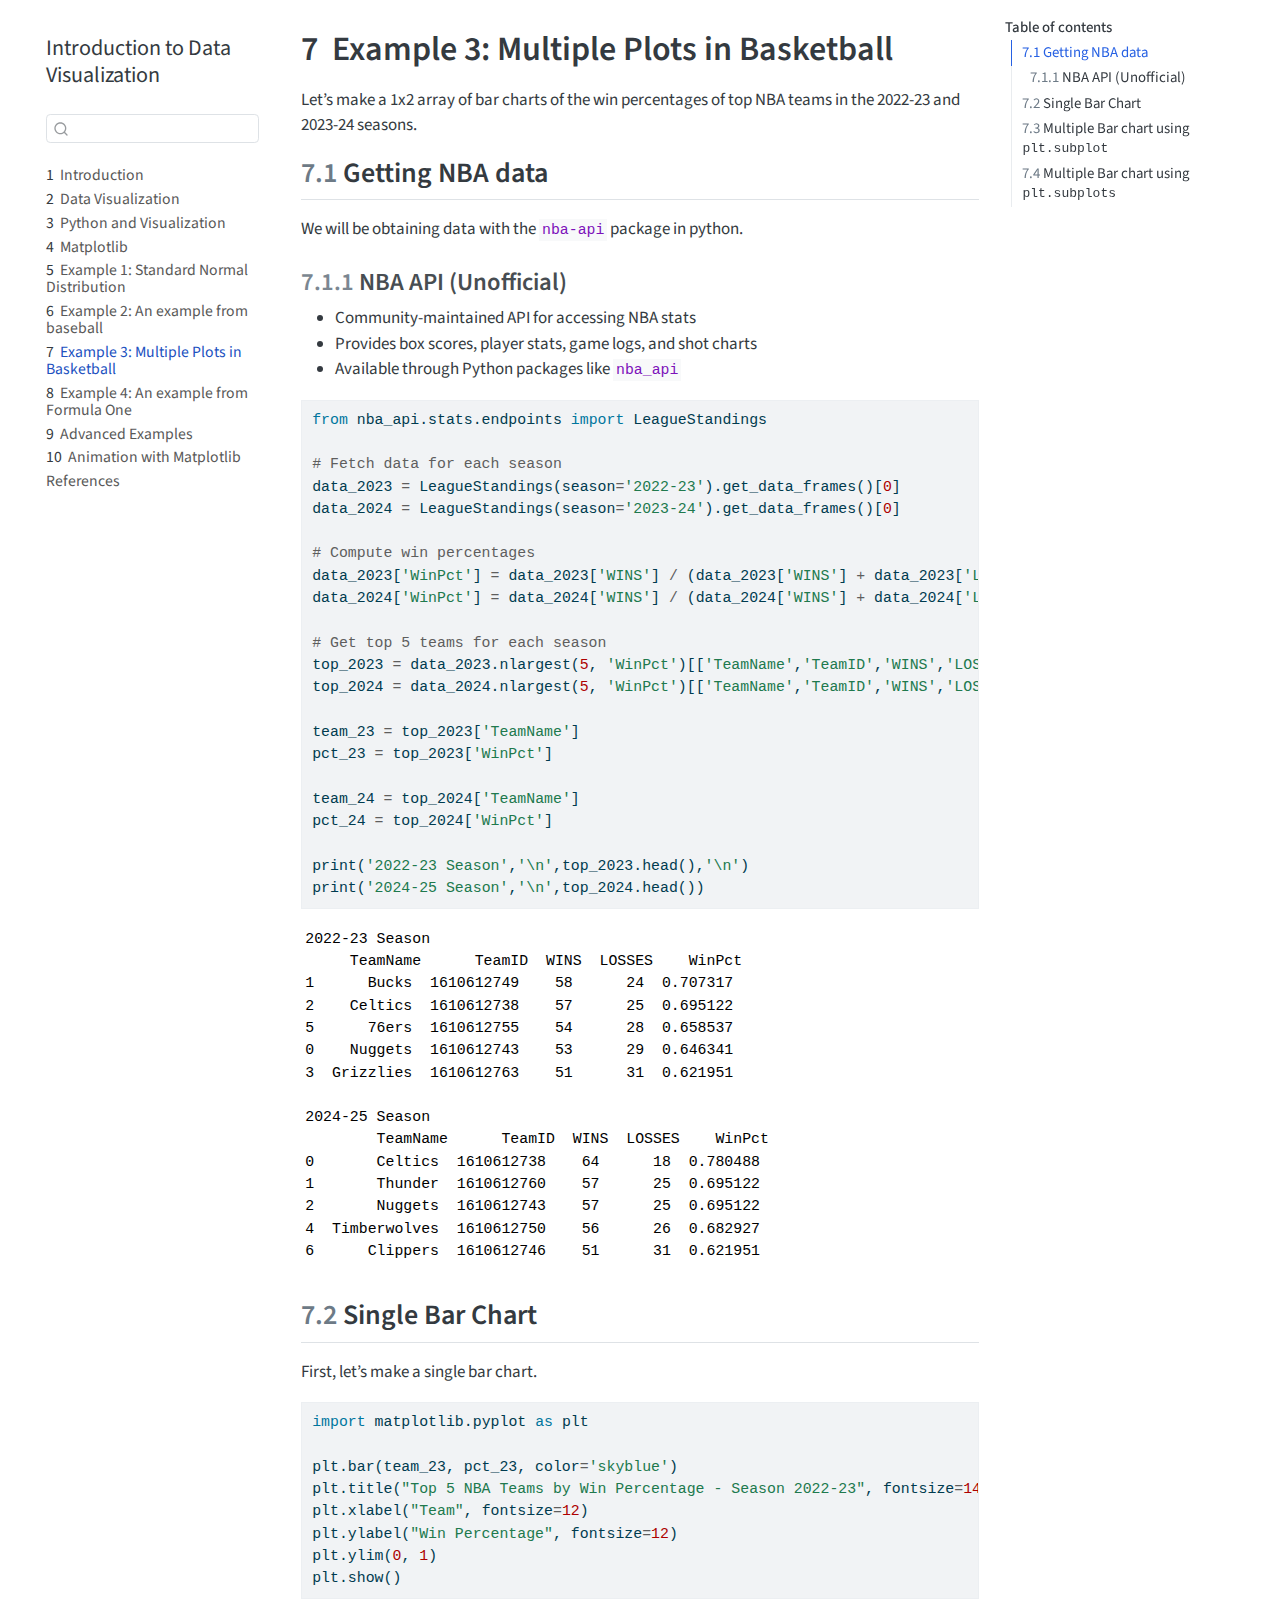
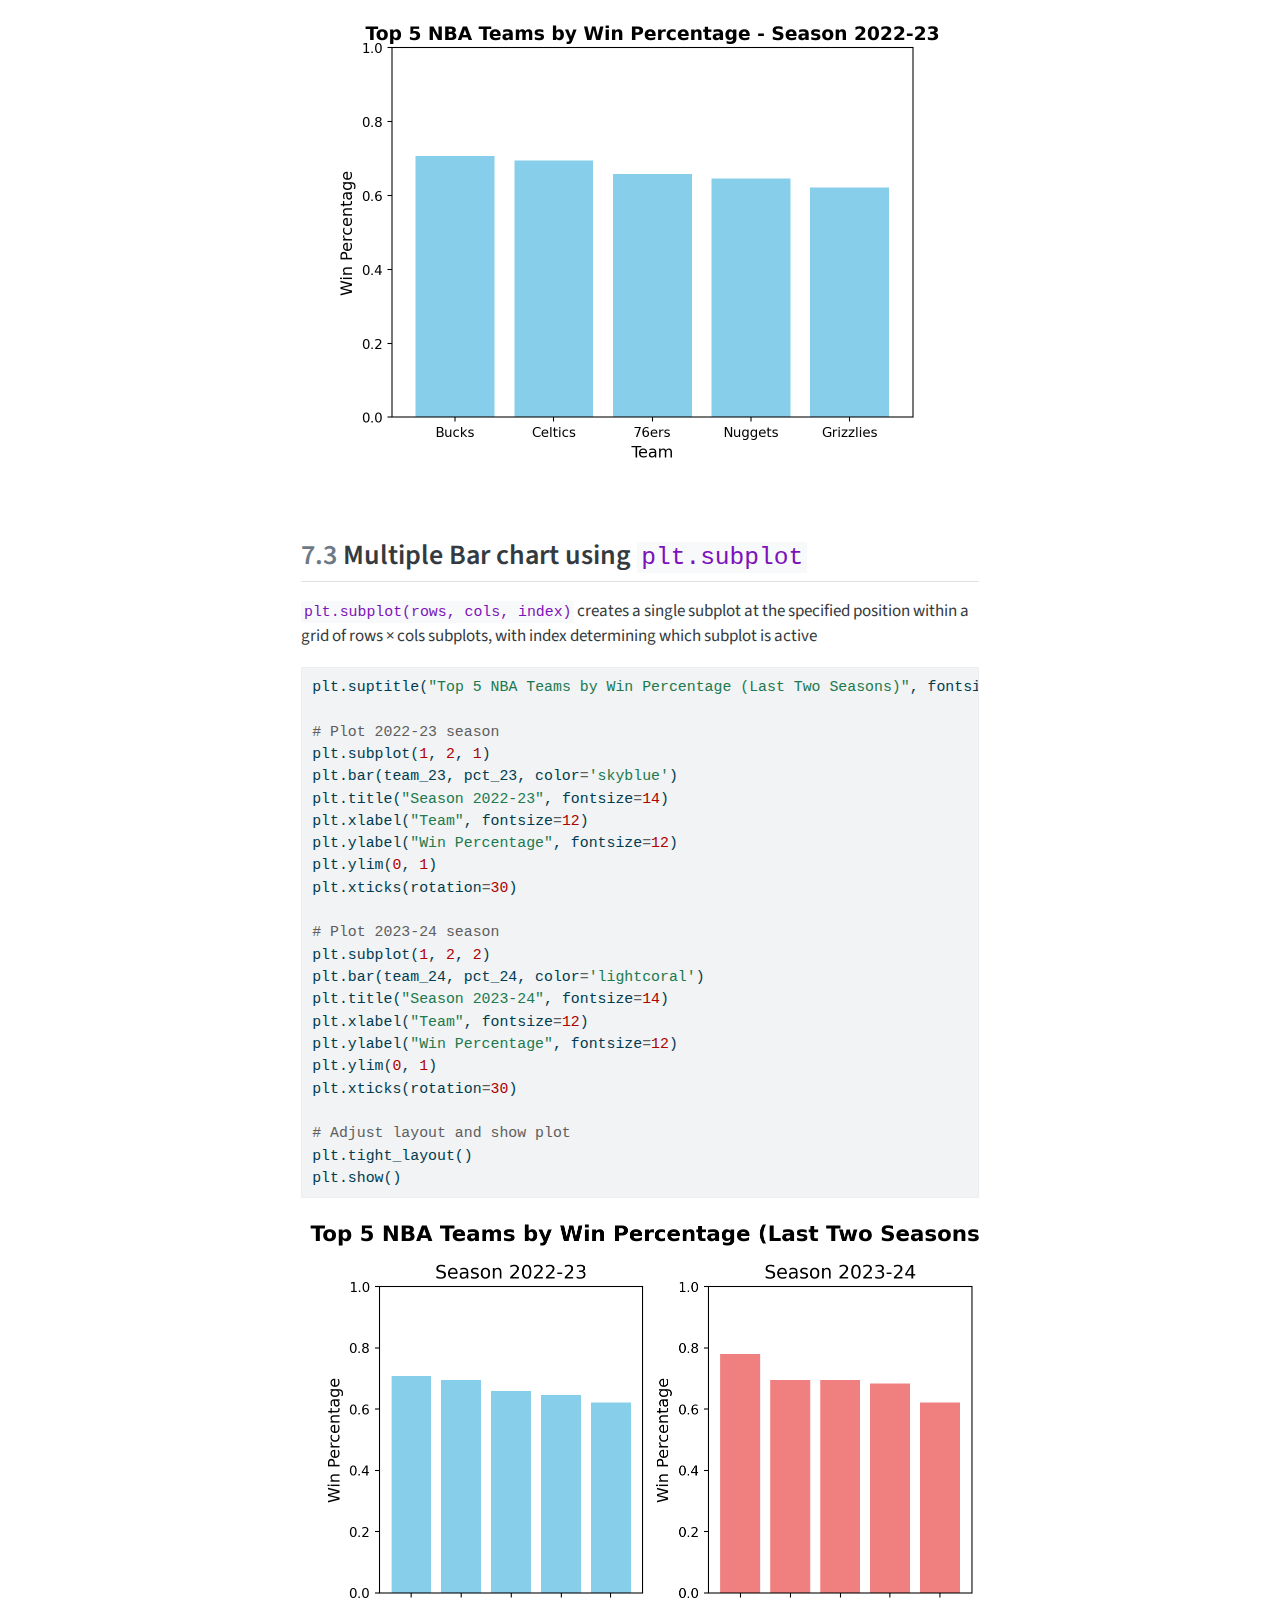
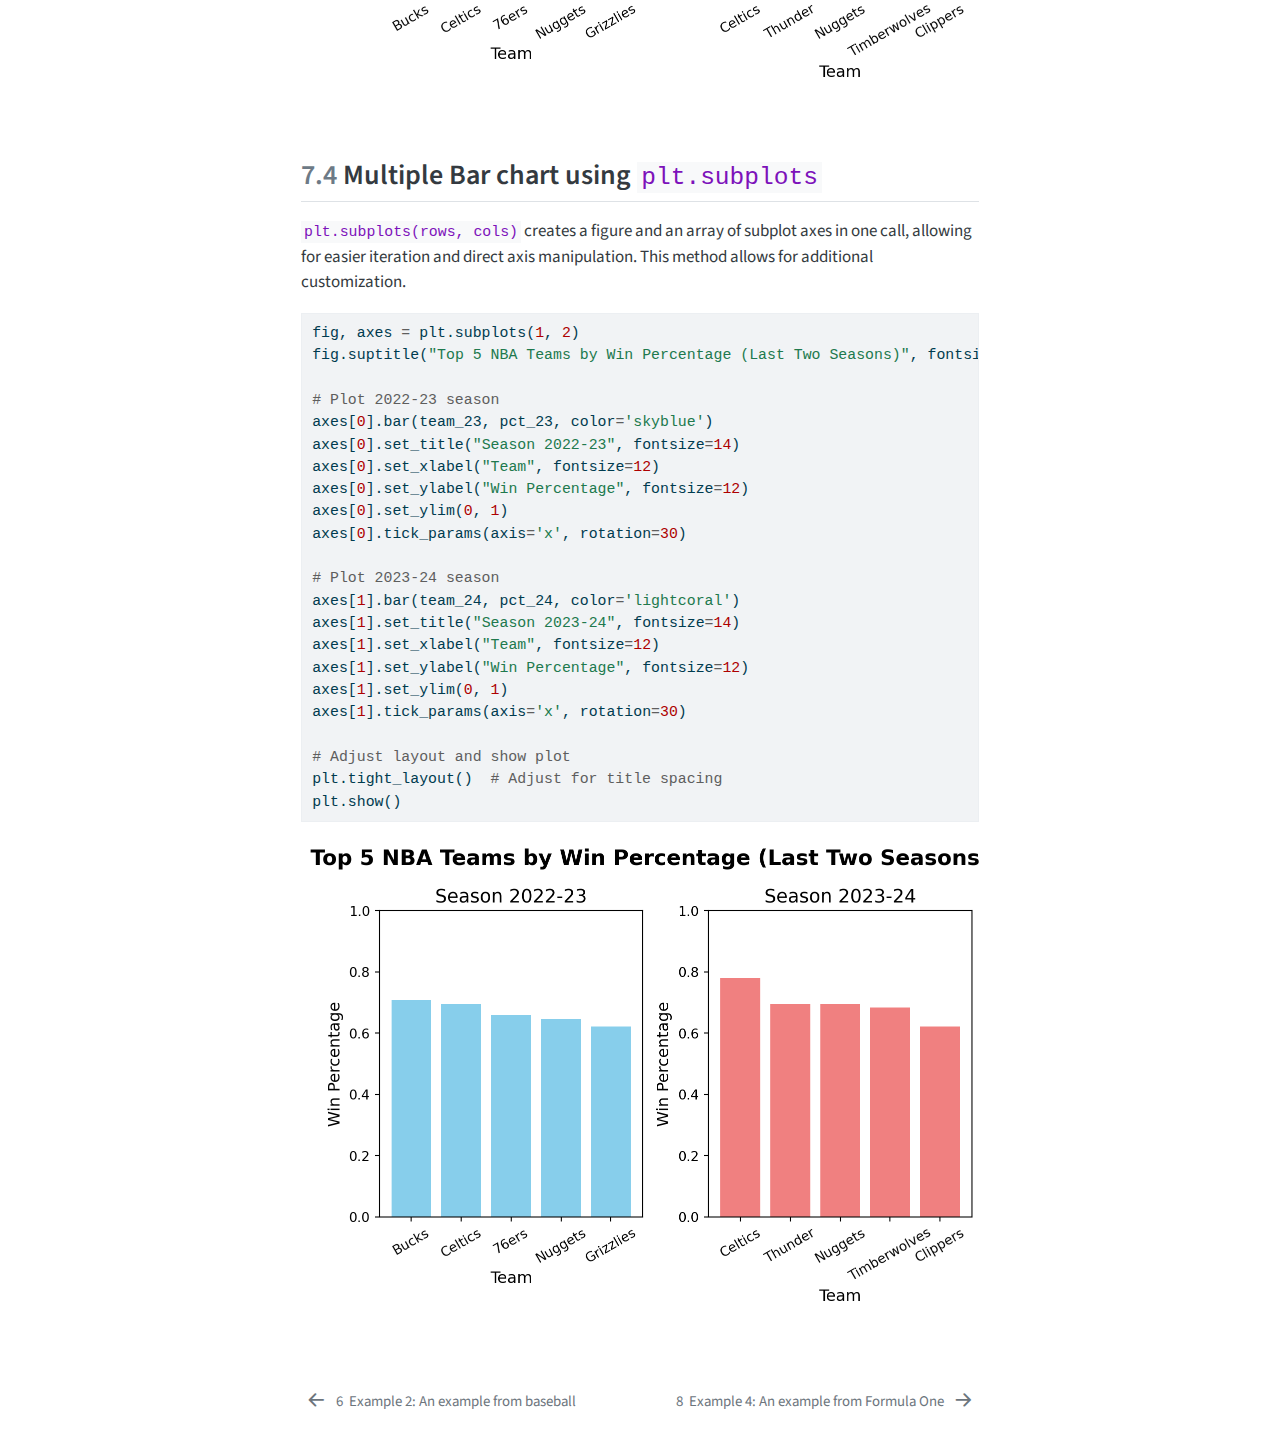
<file: docs/example3.html>
<!DOCTYPE html>
<html xmlns="http://www.w3.org/1999/xhtml" lang="en" xml:lang="en"><head>

<meta charset="utf-8">
<meta name="generator" content="quarto-1.6.39">

<meta name="viewport" content="width=device-width, initial-scale=1.0, user-scalable=yes">


<title>7&nbsp; Example 3: Multiple Plots in Basketball – Introduction to Data Visualization</title>
<style>
code{white-space: pre-wrap;}
span.smallcaps{font-variant: small-caps;}
div.columns{display: flex; gap: min(4vw, 1.5em);}
div.column{flex: auto; overflow-x: auto;}
div.hanging-indent{margin-left: 1.5em; text-indent: -1.5em;}
ul.task-list{list-style: none;}
ul.task-list li input[type="checkbox"] {
  width: 0.8em;
  margin: 0 0.8em 0.2em -1em; /* quarto-specific, see https://github.com/quarto-dev/quarto-cli/issues/4556 */ 
  vertical-align: middle;
}
/* CSS for syntax highlighting */
pre > code.sourceCode { white-space: pre; position: relative; }
pre > code.sourceCode > span { line-height: 1.25; }
pre > code.sourceCode > span:empty { height: 1.2em; }
.sourceCode { overflow: visible; }
code.sourceCode > span { color: inherit; text-decoration: inherit; }
div.sourceCode { margin: 1em 0; }
pre.sourceCode { margin: 0; }
@media screen {
div.sourceCode { overflow: auto; }
}
@media print {
pre > code.sourceCode { white-space: pre-wrap; }
pre > code.sourceCode > span { display: inline-block; text-indent: -5em; padding-left: 5em; }
}
pre.numberSource code
  { counter-reset: source-line 0; }
pre.numberSource code > span
  { position: relative; left: -4em; counter-increment: source-line; }
pre.numberSource code > span > a:first-child::before
  { content: counter(source-line);
    position: relative; left: -1em; text-align: right; vertical-align: baseline;
    border: none; display: inline-block;
    -webkit-touch-callout: none; -webkit-user-select: none;
    -khtml-user-select: none; -moz-user-select: none;
    -ms-user-select: none; user-select: none;
    padding: 0 4px; width: 4em;
  }
pre.numberSource { margin-left: 3em;  padding-left: 4px; }
div.sourceCode
  {   }
@media screen {
pre > code.sourceCode > span > a:first-child::before { text-decoration: underline; }
}
</style>


<script src="site_libs/quarto-nav/quarto-nav.js"></script>
<script src="site_libs/quarto-nav/headroom.min.js"></script>
<script src="site_libs/clipboard/clipboard.min.js"></script>
<script src="site_libs/quarto-search/autocomplete.umd.js"></script>
<script src="site_libs/quarto-search/fuse.min.js"></script>
<script src="site_libs/quarto-search/quarto-search.js"></script>
<meta name="quarto:offset" content="./">
<link href="./example4.html" rel="next">
<link href="./example2.html" rel="prev">
<script src="site_libs/quarto-html/quarto.js"></script>
<script src="site_libs/quarto-html/popper.min.js"></script>
<script src="site_libs/quarto-html/tippy.umd.min.js"></script>
<script src="site_libs/quarto-html/anchor.min.js"></script>
<link href="site_libs/quarto-html/tippy.css" rel="stylesheet">
<link href="site_libs/quarto-html/quarto-syntax-highlighting-e26003cea8cd680ca0c55a263523d882.css" rel="stylesheet" id="quarto-text-highlighting-styles">
<script src="site_libs/bootstrap/bootstrap.min.js"></script>
<link href="site_libs/bootstrap/bootstrap-icons.css" rel="stylesheet">
<link href="site_libs/bootstrap/bootstrap-8da5b4427184b79ecddefad3d342027e.min.css" rel="stylesheet" append-hash="true" id="quarto-bootstrap" data-mode="light">
<script id="quarto-search-options" type="application/json">{
  "location": "sidebar",
  "copy-button": false,
  "collapse-after": 3,
  "panel-placement": "start",
  "type": "textbox",
  "limit": 50,
  "keyboard-shortcut": [
    "f",
    "/",
    "s"
  ],
  "show-item-context": false,
  "language": {
    "search-no-results-text": "No results",
    "search-matching-documents-text": "matching documents",
    "search-copy-link-title": "Copy link to search",
    "search-hide-matches-text": "Hide additional matches",
    "search-more-match-text": "more match in this document",
    "search-more-matches-text": "more matches in this document",
    "search-clear-button-title": "Clear",
    "search-text-placeholder": "",
    "search-detached-cancel-button-title": "Cancel",
    "search-submit-button-title": "Submit",
    "search-label": "Search"
  }
}</script>


</head>

<body class="nav-sidebar floating">

<div id="quarto-search-results"></div>
  <header id="quarto-header" class="headroom fixed-top">
  <nav class="quarto-secondary-nav">
    <div class="container-fluid d-flex">
      <button type="button" class="quarto-btn-toggle btn" data-bs-toggle="collapse" role="button" data-bs-target=".quarto-sidebar-collapse-item" aria-controls="quarto-sidebar" aria-expanded="false" aria-label="Toggle sidebar navigation" onclick="if (window.quartoToggleHeadroom) { window.quartoToggleHeadroom(); }">
        <i class="bi bi-layout-text-sidebar-reverse"></i>
      </button>
        <nav class="quarto-page-breadcrumbs" aria-label="breadcrumb"><ol class="breadcrumb"><li class="breadcrumb-item"><a href="./example3.html"><span class="chapter-number">7</span>&nbsp; <span class="chapter-title">Example 3: Multiple Plots in Basketball</span></a></li></ol></nav>
        <a class="flex-grow-1" role="navigation" data-bs-toggle="collapse" data-bs-target=".quarto-sidebar-collapse-item" aria-controls="quarto-sidebar" aria-expanded="false" aria-label="Toggle sidebar navigation" onclick="if (window.quartoToggleHeadroom) { window.quartoToggleHeadroom(); }">      
        </a>
      <button type="button" class="btn quarto-search-button" aria-label="Search" onclick="window.quartoOpenSearch();">
        <i class="bi bi-search"></i>
      </button>
    </div>
  </nav>
</header>
<!-- content -->
<div id="quarto-content" class="quarto-container page-columns page-rows-contents page-layout-article">
<!-- sidebar -->
  <nav id="quarto-sidebar" class="sidebar collapse collapse-horizontal quarto-sidebar-collapse-item sidebar-navigation floating overflow-auto">
    <div class="pt-lg-2 mt-2 text-left sidebar-header">
    <div class="sidebar-title mb-0 py-0">
      <a href="./">Introduction to Data Visualization</a> 
    </div>
      </div>
        <div class="mt-2 flex-shrink-0 align-items-center">
        <div class="sidebar-search">
        <div id="quarto-search" class="" title="Search"></div>
        </div>
        </div>
    <div class="sidebar-menu-container"> 
    <ul class="list-unstyled mt-1">
        <li class="sidebar-item">
  <div class="sidebar-item-container"> 
  <a href="./index.html" class="sidebar-item-text sidebar-link">
 <span class="menu-text"><span class="chapter-number">1</span>&nbsp; <span class="chapter-title">Introduction</span></span></a>
  </div>
</li>
        <li class="sidebar-item">
  <div class="sidebar-item-container"> 
  <a href="./data_visualization.html" class="sidebar-item-text sidebar-link">
 <span class="menu-text"><span class="chapter-number">2</span>&nbsp; <span class="chapter-title">Data Visualization</span></span></a>
  </div>
</li>
        <li class="sidebar-item">
  <div class="sidebar-item-container"> 
  <a href="./python_and_vis.html" class="sidebar-item-text sidebar-link">
 <span class="menu-text"><span class="chapter-number">3</span>&nbsp; <span class="chapter-title">Python and Visualization</span></span></a>
  </div>
</li>
        <li class="sidebar-item">
  <div class="sidebar-item-container"> 
  <a href="./matplotlib.html" class="sidebar-item-text sidebar-link">
 <span class="menu-text"><span class="chapter-number">4</span>&nbsp; <span class="chapter-title">Matplotlib</span></span></a>
  </div>
</li>
        <li class="sidebar-item">
  <div class="sidebar-item-container"> 
  <a href="./example1.html" class="sidebar-item-text sidebar-link">
 <span class="menu-text"><span class="chapter-number">5</span>&nbsp; <span class="chapter-title">Example 1: Standard Normal Distribution</span></span></a>
  </div>
</li>
        <li class="sidebar-item">
  <div class="sidebar-item-container"> 
  <a href="./example2.html" class="sidebar-item-text sidebar-link">
 <span class="menu-text"><span class="chapter-number">6</span>&nbsp; <span class="chapter-title">Example 2: An example from baseball</span></span></a>
  </div>
</li>
        <li class="sidebar-item">
  <div class="sidebar-item-container"> 
  <a href="./example3.html" class="sidebar-item-text sidebar-link active">
 <span class="menu-text"><span class="chapter-number">7</span>&nbsp; <span class="chapter-title">Example 3: Multiple Plots in Basketball</span></span></a>
  </div>
</li>
        <li class="sidebar-item">
  <div class="sidebar-item-container"> 
  <a href="./example4.html" class="sidebar-item-text sidebar-link">
 <span class="menu-text"><span class="chapter-number">8</span>&nbsp; <span class="chapter-title">Example 4: An example from Formula One</span></span></a>
  </div>
</li>
        <li class="sidebar-item">
  <div class="sidebar-item-container"> 
  <a href="./advanced_examples.html" class="sidebar-item-text sidebar-link">
 <span class="menu-text"><span class="chapter-number">9</span>&nbsp; <span class="chapter-title">Advanced Examples</span></span></a>
  </div>
</li>
        <li class="sidebar-item">
  <div class="sidebar-item-container"> 
  <a href="./animation.html" class="sidebar-item-text sidebar-link">
 <span class="menu-text"><span class="chapter-number">10</span>&nbsp; <span class="chapter-title">Animation with Matplotlib</span></span></a>
  </div>
</li>
        <li class="sidebar-item">
  <div class="sidebar-item-container"> 
  <a href="./references.html" class="sidebar-item-text sidebar-link">
 <span class="menu-text">References</span></a>
  </div>
</li>
    </ul>
    </div>
</nav>
<div id="quarto-sidebar-glass" class="quarto-sidebar-collapse-item" data-bs-toggle="collapse" data-bs-target=".quarto-sidebar-collapse-item"></div>
<!-- margin-sidebar -->
    <div id="quarto-margin-sidebar" class="sidebar margin-sidebar">
        <nav id="TOC" role="doc-toc" class="toc-active">
    <h2 id="toc-title">Table of contents</h2>
   
  <ul>
  <li><a href="#getting-nba-data" id="toc-getting-nba-data" class="nav-link active" data-scroll-target="#getting-nba-data"><span class="header-section-number">7.1</span> Getting NBA data</a>
  <ul class="collapse">
  <li><a href="#nba-api-unofficial" id="toc-nba-api-unofficial" class="nav-link" data-scroll-target="#nba-api-unofficial"><span class="header-section-number">7.1.1</span> NBA API (Unofficial)</a></li>
  </ul></li>
  <li><a href="#single-bar-chart" id="toc-single-bar-chart" class="nav-link" data-scroll-target="#single-bar-chart"><span class="header-section-number">7.2</span> Single Bar Chart</a></li>
  <li><a href="#multiple-bar-chart-using-plt.subplot" id="toc-multiple-bar-chart-using-plt.subplot" class="nav-link" data-scroll-target="#multiple-bar-chart-using-plt.subplot"><span class="header-section-number">7.3</span> Multiple Bar chart using <code>plt.subplot</code></a></li>
  <li><a href="#multiple-bar-chart-using-plt.subplots" id="toc-multiple-bar-chart-using-plt.subplots" class="nav-link" data-scroll-target="#multiple-bar-chart-using-plt.subplots"><span class="header-section-number">7.4</span> Multiple Bar chart using <code>plt.subplots</code></a></li>
  </ul>
</nav>
    </div>
<!-- main -->
<main class="content" id="quarto-document-content">

<header id="title-block-header" class="quarto-title-block default">
<div class="quarto-title">
<h1 class="title"><span class="chapter-number">7</span>&nbsp; <span class="chapter-title">Example 3: Multiple Plots in Basketball</span></h1>
</div>



<div class="quarto-title-meta">

    
  
    
  </div>
  


</header>


<p>Let’s make a 1x2 array of bar charts of the win percentages of top NBA teams in the 2022-23 and 2023-24 seasons.</p>
<section id="getting-nba-data" class="level2" data-number="7.1">
<h2 data-number="7.1" class="anchored" data-anchor-id="getting-nba-data"><span class="header-section-number">7.1</span> Getting NBA data</h2>
<p>We will be obtaining data with the <code>nba-api</code> package in python.</p>
<section id="nba-api-unofficial" class="level3 smaller" data-number="7.1.1">
<h3 class="smaller anchored" data-number="7.1.1" data-anchor-id="nba-api-unofficial"><span class="header-section-number">7.1.1</span> NBA API (Unofficial)</h3>
<ul>
<li>Community-maintained API for accessing NBA stats<br>
</li>
<li>Provides box scores, player stats, game logs, and shot charts<br>
</li>
<li>Available through Python packages like <code>nba_api</code></li>
</ul>
<div id="838e0904" class="cell" data-execution_count="1">
<div class="sourceCode cell-code" id="cb1"><pre class="sourceCode python code-with-copy"><code class="sourceCode python"><span id="cb1-1"><a href="#cb1-1" aria-hidden="true" tabindex="-1"></a><span class="im">from</span> nba_api.stats.endpoints <span class="im">import</span> LeagueStandings</span>
<span id="cb1-2"><a href="#cb1-2" aria-hidden="true" tabindex="-1"></a></span>
<span id="cb1-3"><a href="#cb1-3" aria-hidden="true" tabindex="-1"></a><span class="co"># Fetch data for each season</span></span>
<span id="cb1-4"><a href="#cb1-4" aria-hidden="true" tabindex="-1"></a>data_2023 <span class="op">=</span> LeagueStandings(season<span class="op">=</span><span class="st">'2022-23'</span>).get_data_frames()[<span class="dv">0</span>]</span>
<span id="cb1-5"><a href="#cb1-5" aria-hidden="true" tabindex="-1"></a>data_2024 <span class="op">=</span> LeagueStandings(season<span class="op">=</span><span class="st">'2023-24'</span>).get_data_frames()[<span class="dv">0</span>]</span>
<span id="cb1-6"><a href="#cb1-6" aria-hidden="true" tabindex="-1"></a></span>
<span id="cb1-7"><a href="#cb1-7" aria-hidden="true" tabindex="-1"></a><span class="co"># Compute win percentages</span></span>
<span id="cb1-8"><a href="#cb1-8" aria-hidden="true" tabindex="-1"></a>data_2023[<span class="st">'WinPct'</span>] <span class="op">=</span> data_2023[<span class="st">'WINS'</span>] <span class="op">/</span> (data_2023[<span class="st">'WINS'</span>] <span class="op">+</span> data_2023[<span class="st">'LOSSES'</span>])</span>
<span id="cb1-9"><a href="#cb1-9" aria-hidden="true" tabindex="-1"></a>data_2024[<span class="st">'WinPct'</span>] <span class="op">=</span> data_2024[<span class="st">'WINS'</span>] <span class="op">/</span> (data_2024[<span class="st">'WINS'</span>] <span class="op">+</span> data_2024[<span class="st">'LOSSES'</span>])</span>
<span id="cb1-10"><a href="#cb1-10" aria-hidden="true" tabindex="-1"></a></span>
<span id="cb1-11"><a href="#cb1-11" aria-hidden="true" tabindex="-1"></a><span class="co"># Get top 5 teams for each season</span></span>
<span id="cb1-12"><a href="#cb1-12" aria-hidden="true" tabindex="-1"></a>top_2023 <span class="op">=</span> data_2023.nlargest(<span class="dv">5</span>, <span class="st">'WinPct'</span>)[[<span class="st">'TeamName'</span>,<span class="st">'TeamID'</span>,<span class="st">'WINS'</span>,<span class="st">'LOSSES'</span>,<span class="st">'WinPct'</span>]]</span>
<span id="cb1-13"><a href="#cb1-13" aria-hidden="true" tabindex="-1"></a>top_2024 <span class="op">=</span> data_2024.nlargest(<span class="dv">5</span>, <span class="st">'WinPct'</span>)[[<span class="st">'TeamName'</span>,<span class="st">'TeamID'</span>,<span class="st">'WINS'</span>,<span class="st">'LOSSES'</span>,<span class="st">'WinPct'</span>]]</span>
<span id="cb1-14"><a href="#cb1-14" aria-hidden="true" tabindex="-1"></a></span>
<span id="cb1-15"><a href="#cb1-15" aria-hidden="true" tabindex="-1"></a>team_23 <span class="op">=</span> top_2023[<span class="st">'TeamName'</span>]</span>
<span id="cb1-16"><a href="#cb1-16" aria-hidden="true" tabindex="-1"></a>pct_23 <span class="op">=</span> top_2023[<span class="st">'WinPct'</span>]</span>
<span id="cb1-17"><a href="#cb1-17" aria-hidden="true" tabindex="-1"></a></span>
<span id="cb1-18"><a href="#cb1-18" aria-hidden="true" tabindex="-1"></a>team_24 <span class="op">=</span> top_2024[<span class="st">'TeamName'</span>]</span>
<span id="cb1-19"><a href="#cb1-19" aria-hidden="true" tabindex="-1"></a>pct_24 <span class="op">=</span> top_2024[<span class="st">'WinPct'</span>]</span>
<span id="cb1-20"><a href="#cb1-20" aria-hidden="true" tabindex="-1"></a></span>
<span id="cb1-21"><a href="#cb1-21" aria-hidden="true" tabindex="-1"></a><span class="bu">print</span>(<span class="st">'2022-23 Season'</span>,<span class="st">'</span><span class="ch">\n</span><span class="st">'</span>,top_2023.head(),<span class="st">'</span><span class="ch">\n</span><span class="st">'</span>)</span>
<span id="cb1-22"><a href="#cb1-22" aria-hidden="true" tabindex="-1"></a><span class="bu">print</span>(<span class="st">'2024-25 Season'</span>,<span class="st">'</span><span class="ch">\n</span><span class="st">'</span>,top_2024.head())</span></code><button title="Copy to Clipboard" class="code-copy-button"><i class="bi"></i></button></pre></div>
<div class="cell-output cell-output-stdout">
<pre><code>2022-23 Season 
     TeamName      TeamID  WINS  LOSSES    WinPct
1      Bucks  1610612749    58      24  0.707317
2    Celtics  1610612738    57      25  0.695122
5      76ers  1610612755    54      28  0.658537
0    Nuggets  1610612743    53      29  0.646341
3  Grizzlies  1610612763    51      31  0.621951 

2024-25 Season 
        TeamName      TeamID  WINS  LOSSES    WinPct
0       Celtics  1610612738    64      18  0.780488
1       Thunder  1610612760    57      25  0.695122
2       Nuggets  1610612743    57      25  0.695122
4  Timberwolves  1610612750    56      26  0.682927
6      Clippers  1610612746    51      31  0.621951</code></pre>
</div>
</div>
</section>
</section>
<section id="single-bar-chart" class="level2" data-number="7.2">
<h2 data-number="7.2" class="anchored" data-anchor-id="single-bar-chart"><span class="header-section-number">7.2</span> Single Bar Chart</h2>
<p>First, let’s make a single bar chart.</p>
<div id="65c18e58" class="cell" data-execution_count="2">
<div class="sourceCode cell-code" id="cb3"><pre class="sourceCode python code-with-copy"><code class="sourceCode python"><span id="cb3-1"><a href="#cb3-1" aria-hidden="true" tabindex="-1"></a><span class="im">import</span> matplotlib.pyplot <span class="im">as</span> plt</span>
<span id="cb3-2"><a href="#cb3-2" aria-hidden="true" tabindex="-1"></a></span>
<span id="cb3-3"><a href="#cb3-3" aria-hidden="true" tabindex="-1"></a>plt.bar(team_23, pct_23, color<span class="op">=</span><span class="st">'skyblue'</span>)</span>
<span id="cb3-4"><a href="#cb3-4" aria-hidden="true" tabindex="-1"></a>plt.title(<span class="st">"Top 5 NBA Teams by Win Percentage - Season 2022-23"</span>, fontsize<span class="op">=</span><span class="dv">14</span>,weight<span class="op">=</span><span class="st">'bold'</span>)</span>
<span id="cb3-5"><a href="#cb3-5" aria-hidden="true" tabindex="-1"></a>plt.xlabel(<span class="st">"Team"</span>, fontsize<span class="op">=</span><span class="dv">12</span>)</span>
<span id="cb3-6"><a href="#cb3-6" aria-hidden="true" tabindex="-1"></a>plt.ylabel(<span class="st">"Win Percentage"</span>, fontsize<span class="op">=</span><span class="dv">12</span>)</span>
<span id="cb3-7"><a href="#cb3-7" aria-hidden="true" tabindex="-1"></a>plt.ylim(<span class="dv">0</span>, <span class="dv">1</span>)</span>
<span id="cb3-8"><a href="#cb3-8" aria-hidden="true" tabindex="-1"></a>plt.show()</span></code><button title="Copy to Clipboard" class="code-copy-button"><i class="bi"></i></button></pre></div>
<div class="cell-output cell-output-display">
<div class="quarto-figure quarto-figure-center">
<figure class="figure">
<p><img src="example3_files/figure-html/cell-3-output-1.png" class="quarto-figure quarto-figure-center figure-img" width="618" height="454"></p>
</figure>
</div>
</div>
</div>
</section>
<section id="multiple-bar-chart-using-plt.subplot" class="level2" data-number="7.3">
<h2 data-number="7.3" class="anchored" data-anchor-id="multiple-bar-chart-using-plt.subplot"><span class="header-section-number">7.3</span> Multiple Bar chart using <code>plt.subplot</code></h2>
<p><code>plt.subplot(rows, cols, index)</code> creates a single subplot at the specified position within a grid of rows × cols subplots, with index determining which subplot is active</p>
<div id="0450f6e2" class="cell" data-execution_count="3">
<div class="sourceCode cell-code" id="cb4"><pre class="sourceCode python code-with-copy"><code class="sourceCode python"><span id="cb4-1"><a href="#cb4-1" aria-hidden="true" tabindex="-1"></a>plt.suptitle(<span class="st">"Top 5 NBA Teams by Win Percentage (Last Two Seasons)"</span>, fontsize<span class="op">=</span><span class="dv">16</span>, fontweight<span class="op">=</span><span class="st">'bold'</span>)</span>
<span id="cb4-2"><a href="#cb4-2" aria-hidden="true" tabindex="-1"></a></span>
<span id="cb4-3"><a href="#cb4-3" aria-hidden="true" tabindex="-1"></a><span class="co"># Plot 2022-23 season</span></span>
<span id="cb4-4"><a href="#cb4-4" aria-hidden="true" tabindex="-1"></a>plt.subplot(<span class="dv">1</span>, <span class="dv">2</span>, <span class="dv">1</span>)</span>
<span id="cb4-5"><a href="#cb4-5" aria-hidden="true" tabindex="-1"></a>plt.bar(team_23, pct_23, color<span class="op">=</span><span class="st">'skyblue'</span>)</span>
<span id="cb4-6"><a href="#cb4-6" aria-hidden="true" tabindex="-1"></a>plt.title(<span class="st">"Season 2022-23"</span>, fontsize<span class="op">=</span><span class="dv">14</span>)</span>
<span id="cb4-7"><a href="#cb4-7" aria-hidden="true" tabindex="-1"></a>plt.xlabel(<span class="st">"Team"</span>, fontsize<span class="op">=</span><span class="dv">12</span>)</span>
<span id="cb4-8"><a href="#cb4-8" aria-hidden="true" tabindex="-1"></a>plt.ylabel(<span class="st">"Win Percentage"</span>, fontsize<span class="op">=</span><span class="dv">12</span>)</span>
<span id="cb4-9"><a href="#cb4-9" aria-hidden="true" tabindex="-1"></a>plt.ylim(<span class="dv">0</span>, <span class="dv">1</span>)</span>
<span id="cb4-10"><a href="#cb4-10" aria-hidden="true" tabindex="-1"></a>plt.xticks(rotation<span class="op">=</span><span class="dv">30</span>)</span>
<span id="cb4-11"><a href="#cb4-11" aria-hidden="true" tabindex="-1"></a></span>
<span id="cb4-12"><a href="#cb4-12" aria-hidden="true" tabindex="-1"></a><span class="co"># Plot 2023-24 season</span></span>
<span id="cb4-13"><a href="#cb4-13" aria-hidden="true" tabindex="-1"></a>plt.subplot(<span class="dv">1</span>, <span class="dv">2</span>, <span class="dv">2</span>)</span>
<span id="cb4-14"><a href="#cb4-14" aria-hidden="true" tabindex="-1"></a>plt.bar(team_24, pct_24, color<span class="op">=</span><span class="st">'lightcoral'</span>)</span>
<span id="cb4-15"><a href="#cb4-15" aria-hidden="true" tabindex="-1"></a>plt.title(<span class="st">"Season 2023-24"</span>, fontsize<span class="op">=</span><span class="dv">14</span>)</span>
<span id="cb4-16"><a href="#cb4-16" aria-hidden="true" tabindex="-1"></a>plt.xlabel(<span class="st">"Team"</span>, fontsize<span class="op">=</span><span class="dv">12</span>)</span>
<span id="cb4-17"><a href="#cb4-17" aria-hidden="true" tabindex="-1"></a>plt.ylabel(<span class="st">"Win Percentage"</span>, fontsize<span class="op">=</span><span class="dv">12</span>)</span>
<span id="cb4-18"><a href="#cb4-18" aria-hidden="true" tabindex="-1"></a>plt.ylim(<span class="dv">0</span>, <span class="dv">1</span>)</span>
<span id="cb4-19"><a href="#cb4-19" aria-hidden="true" tabindex="-1"></a>plt.xticks(rotation<span class="op">=</span><span class="dv">30</span>)</span>
<span id="cb4-20"><a href="#cb4-20" aria-hidden="true" tabindex="-1"></a></span>
<span id="cb4-21"><a href="#cb4-21" aria-hidden="true" tabindex="-1"></a><span class="co"># Adjust layout and show plot</span></span>
<span id="cb4-22"><a href="#cb4-22" aria-hidden="true" tabindex="-1"></a>plt.tight_layout()</span>
<span id="cb4-23"><a href="#cb4-23" aria-hidden="true" tabindex="-1"></a>plt.show()</span></code><button title="Copy to Clipboard" class="code-copy-button"><i class="bi"></i></button></pre></div>
<div class="cell-output cell-output-display">
<div class="quarto-figure quarto-figure-center">
<figure class="figure">
<p><img src="example3_files/figure-html/cell-4-output-1.png" class="quarto-figure quarto-figure-center figure-img" width="698" height="475"></p>
</figure>
</div>
</div>
</div>
</section>
<section id="multiple-bar-chart-using-plt.subplots" class="level2" data-number="7.4">
<h2 data-number="7.4" class="anchored" data-anchor-id="multiple-bar-chart-using-plt.subplots"><span class="header-section-number">7.4</span> Multiple Bar chart using <code>plt.subplots</code></h2>
<p><code>plt.subplots(rows, cols)</code> creates a figure and an array of subplot axes in one call, allowing for easier iteration and direct axis manipulation. This method allows for additional customization.</p>
<div id="56dd80ae" class="cell" data-execution_count="4">
<div class="sourceCode cell-code" id="cb5"><pre class="sourceCode python code-with-copy"><code class="sourceCode python"><span id="cb5-1"><a href="#cb5-1" aria-hidden="true" tabindex="-1"></a>fig, axes <span class="op">=</span> plt.subplots(<span class="dv">1</span>, <span class="dv">2</span>)</span>
<span id="cb5-2"><a href="#cb5-2" aria-hidden="true" tabindex="-1"></a>fig.suptitle(<span class="st">"Top 5 NBA Teams by Win Percentage (Last Two Seasons)"</span>, fontsize<span class="op">=</span><span class="dv">16</span>, fontweight<span class="op">=</span><span class="st">'bold'</span>)</span>
<span id="cb5-3"><a href="#cb5-3" aria-hidden="true" tabindex="-1"></a></span>
<span id="cb5-4"><a href="#cb5-4" aria-hidden="true" tabindex="-1"></a><span class="co"># Plot 2022-23 season</span></span>
<span id="cb5-5"><a href="#cb5-5" aria-hidden="true" tabindex="-1"></a>axes[<span class="dv">0</span>].bar(team_23, pct_23, color<span class="op">=</span><span class="st">'skyblue'</span>)</span>
<span id="cb5-6"><a href="#cb5-6" aria-hidden="true" tabindex="-1"></a>axes[<span class="dv">0</span>].set_title(<span class="st">"Season 2022-23"</span>, fontsize<span class="op">=</span><span class="dv">14</span>)</span>
<span id="cb5-7"><a href="#cb5-7" aria-hidden="true" tabindex="-1"></a>axes[<span class="dv">0</span>].set_xlabel(<span class="st">"Team"</span>, fontsize<span class="op">=</span><span class="dv">12</span>)</span>
<span id="cb5-8"><a href="#cb5-8" aria-hidden="true" tabindex="-1"></a>axes[<span class="dv">0</span>].set_ylabel(<span class="st">"Win Percentage"</span>, fontsize<span class="op">=</span><span class="dv">12</span>)</span>
<span id="cb5-9"><a href="#cb5-9" aria-hidden="true" tabindex="-1"></a>axes[<span class="dv">0</span>].set_ylim(<span class="dv">0</span>, <span class="dv">1</span>)</span>
<span id="cb5-10"><a href="#cb5-10" aria-hidden="true" tabindex="-1"></a>axes[<span class="dv">0</span>].tick_params(axis<span class="op">=</span><span class="st">'x'</span>, rotation<span class="op">=</span><span class="dv">30</span>)</span>
<span id="cb5-11"><a href="#cb5-11" aria-hidden="true" tabindex="-1"></a></span>
<span id="cb5-12"><a href="#cb5-12" aria-hidden="true" tabindex="-1"></a><span class="co"># Plot 2023-24 season</span></span>
<span id="cb5-13"><a href="#cb5-13" aria-hidden="true" tabindex="-1"></a>axes[<span class="dv">1</span>].bar(team_24, pct_24, color<span class="op">=</span><span class="st">'lightcoral'</span>)</span>
<span id="cb5-14"><a href="#cb5-14" aria-hidden="true" tabindex="-1"></a>axes[<span class="dv">1</span>].set_title(<span class="st">"Season 2023-24"</span>, fontsize<span class="op">=</span><span class="dv">14</span>)</span>
<span id="cb5-15"><a href="#cb5-15" aria-hidden="true" tabindex="-1"></a>axes[<span class="dv">1</span>].set_xlabel(<span class="st">"Team"</span>, fontsize<span class="op">=</span><span class="dv">12</span>)</span>
<span id="cb5-16"><a href="#cb5-16" aria-hidden="true" tabindex="-1"></a>axes[<span class="dv">1</span>].set_ylabel(<span class="st">"Win Percentage"</span>, fontsize<span class="op">=</span><span class="dv">12</span>)</span>
<span id="cb5-17"><a href="#cb5-17" aria-hidden="true" tabindex="-1"></a>axes[<span class="dv">1</span>].set_ylim(<span class="dv">0</span>, <span class="dv">1</span>)</span>
<span id="cb5-18"><a href="#cb5-18" aria-hidden="true" tabindex="-1"></a>axes[<span class="dv">1</span>].tick_params(axis<span class="op">=</span><span class="st">'x'</span>, rotation<span class="op">=</span><span class="dv">30</span>)</span>
<span id="cb5-19"><a href="#cb5-19" aria-hidden="true" tabindex="-1"></a></span>
<span id="cb5-20"><a href="#cb5-20" aria-hidden="true" tabindex="-1"></a><span class="co"># Adjust layout and show plot</span></span>
<span id="cb5-21"><a href="#cb5-21" aria-hidden="true" tabindex="-1"></a>plt.tight_layout()  <span class="co"># Adjust for title spacing</span></span>
<span id="cb5-22"><a href="#cb5-22" aria-hidden="true" tabindex="-1"></a>plt.show()</span></code><button title="Copy to Clipboard" class="code-copy-button"><i class="bi"></i></button></pre></div>
<div class="cell-output cell-output-display">
<div class="quarto-figure quarto-figure-center">
<figure class="figure">
<p><img src="example3_files/figure-html/cell-5-output-1.png" class="quarto-figure quarto-figure-center figure-img" width="698" height="475"></p>
</figure>
</div>
</div>
</div>


</section>

</main> <!-- /main -->
<script id="quarto-html-after-body" type="application/javascript">
window.document.addEventListener("DOMContentLoaded", function (event) {
  const toggleBodyColorMode = (bsSheetEl) => {
    const mode = bsSheetEl.getAttribute("data-mode");
    const bodyEl = window.document.querySelector("body");
    if (mode === "dark") {
      bodyEl.classList.add("quarto-dark");
      bodyEl.classList.remove("quarto-light");
    } else {
      bodyEl.classList.add("quarto-light");
      bodyEl.classList.remove("quarto-dark");
    }
  }
  const toggleBodyColorPrimary = () => {
    const bsSheetEl = window.document.querySelector("link#quarto-bootstrap");
    if (bsSheetEl) {
      toggleBodyColorMode(bsSheetEl);
    }
  }
  toggleBodyColorPrimary();  
  const icon = "";
  const anchorJS = new window.AnchorJS();
  anchorJS.options = {
    placement: 'right',
    icon: icon
  };
  anchorJS.add('.anchored');
  const isCodeAnnotation = (el) => {
    for (const clz of el.classList) {
      if (clz.startsWith('code-annotation-')) {                     
        return true;
      }
    }
    return false;
  }
  const onCopySuccess = function(e) {
    // button target
    const button = e.trigger;
    // don't keep focus
    button.blur();
    // flash "checked"
    button.classList.add('code-copy-button-checked');
    var currentTitle = button.getAttribute("title");
    button.setAttribute("title", "Copied!");
    let tooltip;
    if (window.bootstrap) {
      button.setAttribute("data-bs-toggle", "tooltip");
      button.setAttribute("data-bs-placement", "left");
      button.setAttribute("data-bs-title", "Copied!");
      tooltip = new bootstrap.Tooltip(button, 
        { trigger: "manual", 
          customClass: "code-copy-button-tooltip",
          offset: [0, -8]});
      tooltip.show();    
    }
    setTimeout(function() {
      if (tooltip) {
        tooltip.hide();
        button.removeAttribute("data-bs-title");
        button.removeAttribute("data-bs-toggle");
        button.removeAttribute("data-bs-placement");
      }
      button.setAttribute("title", currentTitle);
      button.classList.remove('code-copy-button-checked');
    }, 1000);
    // clear code selection
    e.clearSelection();
  }
  const getTextToCopy = function(trigger) {
      const codeEl = trigger.previousElementSibling.cloneNode(true);
      for (const childEl of codeEl.children) {
        if (isCodeAnnotation(childEl)) {
          childEl.remove();
        }
      }
      return codeEl.innerText;
  }
  const clipboard = new window.ClipboardJS('.code-copy-button:not([data-in-quarto-modal])', {
    text: getTextToCopy
  });
  clipboard.on('success', onCopySuccess);
  if (window.document.getElementById('quarto-embedded-source-code-modal')) {
    const clipboardModal = new window.ClipboardJS('.code-copy-button[data-in-quarto-modal]', {
      text: getTextToCopy,
      container: window.document.getElementById('quarto-embedded-source-code-modal')
    });
    clipboardModal.on('success', onCopySuccess);
  }
    var localhostRegex = new RegExp(/^(?:http|https):\/\/localhost\:?[0-9]*\//);
    var mailtoRegex = new RegExp(/^mailto:/);
      var filterRegex = new RegExp('/' + window.location.host + '/');
    var isInternal = (href) => {
        return filterRegex.test(href) || localhostRegex.test(href) || mailtoRegex.test(href);
    }
    // Inspect non-navigation links and adorn them if external
 	var links = window.document.querySelectorAll('a[href]:not(.nav-link):not(.navbar-brand):not(.toc-action):not(.sidebar-link):not(.sidebar-item-toggle):not(.pagination-link):not(.no-external):not([aria-hidden]):not(.dropdown-item):not(.quarto-navigation-tool):not(.about-link)');
    for (var i=0; i<links.length; i++) {
      const link = links[i];
      if (!isInternal(link.href)) {
        // undo the damage that might have been done by quarto-nav.js in the case of
        // links that we want to consider external
        if (link.dataset.originalHref !== undefined) {
          link.href = link.dataset.originalHref;
        }
      }
    }
  function tippyHover(el, contentFn, onTriggerFn, onUntriggerFn) {
    const config = {
      allowHTML: true,
      maxWidth: 500,
      delay: 100,
      arrow: false,
      appendTo: function(el) {
          return el.parentElement;
      },
      interactive: true,
      interactiveBorder: 10,
      theme: 'quarto',
      placement: 'bottom-start',
    };
    if (contentFn) {
      config.content = contentFn;
    }
    if (onTriggerFn) {
      config.onTrigger = onTriggerFn;
    }
    if (onUntriggerFn) {
      config.onUntrigger = onUntriggerFn;
    }
    window.tippy(el, config); 
  }
  const noterefs = window.document.querySelectorAll('a[role="doc-noteref"]');
  for (var i=0; i<noterefs.length; i++) {
    const ref = noterefs[i];
    tippyHover(ref, function() {
      // use id or data attribute instead here
      let href = ref.getAttribute('data-footnote-href') || ref.getAttribute('href');
      try { href = new URL(href).hash; } catch {}
      const id = href.replace(/^#\/?/, "");
      const note = window.document.getElementById(id);
      if (note) {
        return note.innerHTML;
      } else {
        return "";
      }
    });
  }
  const xrefs = window.document.querySelectorAll('a.quarto-xref');
  const processXRef = (id, note) => {
    // Strip column container classes
    const stripColumnClz = (el) => {
      el.classList.remove("page-full", "page-columns");
      if (el.children) {
        for (const child of el.children) {
          stripColumnClz(child);
        }
      }
    }
    stripColumnClz(note)
    if (id === null || id.startsWith('sec-')) {
      // Special case sections, only their first couple elements
      const container = document.createElement("div");
      if (note.children && note.children.length > 2) {
        container.appendChild(note.children[0].cloneNode(true));
        for (let i = 1; i < note.children.length; i++) {
          const child = note.children[i];
          if (child.tagName === "P" && child.innerText === "") {
            continue;
          } else {
            container.appendChild(child.cloneNode(true));
            break;
          }
        }
        if (window.Quarto?.typesetMath) {
          window.Quarto.typesetMath(container);
        }
        return container.innerHTML
      } else {
        if (window.Quarto?.typesetMath) {
          window.Quarto.typesetMath(note);
        }
        return note.innerHTML;
      }
    } else {
      // Remove any anchor links if they are present
      const anchorLink = note.querySelector('a.anchorjs-link');
      if (anchorLink) {
        anchorLink.remove();
      }
      if (window.Quarto?.typesetMath) {
        window.Quarto.typesetMath(note);
      }
      if (note.classList.contains("callout")) {
        return note.outerHTML;
      } else {
        return note.innerHTML;
      }
    }
  }
  for (var i=0; i<xrefs.length; i++) {
    const xref = xrefs[i];
    tippyHover(xref, undefined, function(instance) {
      instance.disable();
      let url = xref.getAttribute('href');
      let hash = undefined; 
      if (url.startsWith('#')) {
        hash = url;
      } else {
        try { hash = new URL(url).hash; } catch {}
      }
      if (hash) {
        const id = hash.replace(/^#\/?/, "");
        const note = window.document.getElementById(id);
        if (note !== null) {
          try {
            const html = processXRef(id, note.cloneNode(true));
            instance.setContent(html);
          } finally {
            instance.enable();
            instance.show();
          }
        } else {
          // See if we can fetch this
          fetch(url.split('#')[0])
          .then(res => res.text())
          .then(html => {
            const parser = new DOMParser();
            const htmlDoc = parser.parseFromString(html, "text/html");
            const note = htmlDoc.getElementById(id);
            if (note !== null) {
              const html = processXRef(id, note);
              instance.setContent(html);
            } 
          }).finally(() => {
            instance.enable();
            instance.show();
          });
        }
      } else {
        // See if we can fetch a full url (with no hash to target)
        // This is a special case and we should probably do some content thinning / targeting
        fetch(url)
        .then(res => res.text())
        .then(html => {
          const parser = new DOMParser();
          const htmlDoc = parser.parseFromString(html, "text/html");
          const note = htmlDoc.querySelector('main.content');
          if (note !== null) {
            // This should only happen for chapter cross references
            // (since there is no id in the URL)
            // remove the first header
            if (note.children.length > 0 && note.children[0].tagName === "HEADER") {
              note.children[0].remove();
            }
            const html = processXRef(null, note);
            instance.setContent(html);
          } 
        }).finally(() => {
          instance.enable();
          instance.show();
        });
      }
    }, function(instance) {
    });
  }
      let selectedAnnoteEl;
      const selectorForAnnotation = ( cell, annotation) => {
        let cellAttr = 'data-code-cell="' + cell + '"';
        let lineAttr = 'data-code-annotation="' +  annotation + '"';
        const selector = 'span[' + cellAttr + '][' + lineAttr + ']';
        return selector;
      }
      const selectCodeLines = (annoteEl) => {
        const doc = window.document;
        const targetCell = annoteEl.getAttribute("data-target-cell");
        const targetAnnotation = annoteEl.getAttribute("data-target-annotation");
        const annoteSpan = window.document.querySelector(selectorForAnnotation(targetCell, targetAnnotation));
        const lines = annoteSpan.getAttribute("data-code-lines").split(",");
        const lineIds = lines.map((line) => {
          return targetCell + "-" + line;
        })
        let top = null;
        let height = null;
        let parent = null;
        if (lineIds.length > 0) {
            //compute the position of the single el (top and bottom and make a div)
            const el = window.document.getElementById(lineIds[0]);
            top = el.offsetTop;
            height = el.offsetHeight;
            parent = el.parentElement.parentElement;
          if (lineIds.length > 1) {
            const lastEl = window.document.getElementById(lineIds[lineIds.length - 1]);
            const bottom = lastEl.offsetTop + lastEl.offsetHeight;
            height = bottom - top;
          }
          if (top !== null && height !== null && parent !== null) {
            // cook up a div (if necessary) and position it 
            let div = window.document.getElementById("code-annotation-line-highlight");
            if (div === null) {
              div = window.document.createElement("div");
              div.setAttribute("id", "code-annotation-line-highlight");
              div.style.position = 'absolute';
              parent.appendChild(div);
            }
            div.style.top = top - 2 + "px";
            div.style.height = height + 4 + "px";
            div.style.left = 0;
            let gutterDiv = window.document.getElementById("code-annotation-line-highlight-gutter");
            if (gutterDiv === null) {
              gutterDiv = window.document.createElement("div");
              gutterDiv.setAttribute("id", "code-annotation-line-highlight-gutter");
              gutterDiv.style.position = 'absolute';
              const codeCell = window.document.getElementById(targetCell);
              const gutter = codeCell.querySelector('.code-annotation-gutter');
              gutter.appendChild(gutterDiv);
            }
            gutterDiv.style.top = top - 2 + "px";
            gutterDiv.style.height = height + 4 + "px";
          }
          selectedAnnoteEl = annoteEl;
        }
      };
      const unselectCodeLines = () => {
        const elementsIds = ["code-annotation-line-highlight", "code-annotation-line-highlight-gutter"];
        elementsIds.forEach((elId) => {
          const div = window.document.getElementById(elId);
          if (div) {
            div.remove();
          }
        });
        selectedAnnoteEl = undefined;
      };
        // Handle positioning of the toggle
    window.addEventListener(
      "resize",
      throttle(() => {
        elRect = undefined;
        if (selectedAnnoteEl) {
          selectCodeLines(selectedAnnoteEl);
        }
      }, 10)
    );
    function throttle(fn, ms) {
    let throttle = false;
    let timer;
      return (...args) => {
        if(!throttle) { // first call gets through
            fn.apply(this, args);
            throttle = true;
        } else { // all the others get throttled
            if(timer) clearTimeout(timer); // cancel #2
            timer = setTimeout(() => {
              fn.apply(this, args);
              timer = throttle = false;
            }, ms);
        }
      };
    }
      // Attach click handler to the DT
      const annoteDls = window.document.querySelectorAll('dt[data-target-cell]');
      for (const annoteDlNode of annoteDls) {
        annoteDlNode.addEventListener('click', (event) => {
          const clickedEl = event.target;
          if (clickedEl !== selectedAnnoteEl) {
            unselectCodeLines();
            const activeEl = window.document.querySelector('dt[data-target-cell].code-annotation-active');
            if (activeEl) {
              activeEl.classList.remove('code-annotation-active');
            }
            selectCodeLines(clickedEl);
            clickedEl.classList.add('code-annotation-active');
          } else {
            // Unselect the line
            unselectCodeLines();
            clickedEl.classList.remove('code-annotation-active');
          }
        });
      }
  const findCites = (el) => {
    const parentEl = el.parentElement;
    if (parentEl) {
      const cites = parentEl.dataset.cites;
      if (cites) {
        return {
          el,
          cites: cites.split(' ')
        };
      } else {
        return findCites(el.parentElement)
      }
    } else {
      return undefined;
    }
  };
  var bibliorefs = window.document.querySelectorAll('a[role="doc-biblioref"]');
  for (var i=0; i<bibliorefs.length; i++) {
    const ref = bibliorefs[i];
    const citeInfo = findCites(ref);
    if (citeInfo) {
      tippyHover(citeInfo.el, function() {
        var popup = window.document.createElement('div');
        citeInfo.cites.forEach(function(cite) {
          var citeDiv = window.document.createElement('div');
          citeDiv.classList.add('hanging-indent');
          citeDiv.classList.add('csl-entry');
          var biblioDiv = window.document.getElementById('ref-' + cite);
          if (biblioDiv) {
            citeDiv.innerHTML = biblioDiv.innerHTML;
          }
          popup.appendChild(citeDiv);
        });
        return popup.innerHTML;
      });
    }
  }
});
</script>
<nav class="page-navigation">
  <div class="nav-page nav-page-previous">
      <a href="./example2.html" class="pagination-link" aria-label="Example 2: An example from baseball">
        <i class="bi bi-arrow-left-short"></i> <span class="nav-page-text"><span class="chapter-number">6</span>&nbsp; <span class="chapter-title">Example 2: An example from baseball</span></span>
      </a>          
  </div>
  <div class="nav-page nav-page-next">
      <a href="./example4.html" class="pagination-link" aria-label="Example 4: An example from Formula One">
        <span class="nav-page-text"><span class="chapter-number">8</span>&nbsp; <span class="chapter-title">Example 4: An example from Formula One</span></span> <i class="bi bi-arrow-right-short"></i>
      </a>
  </div>
</nav>
</div> <!-- /content -->




</body></html>
</file>
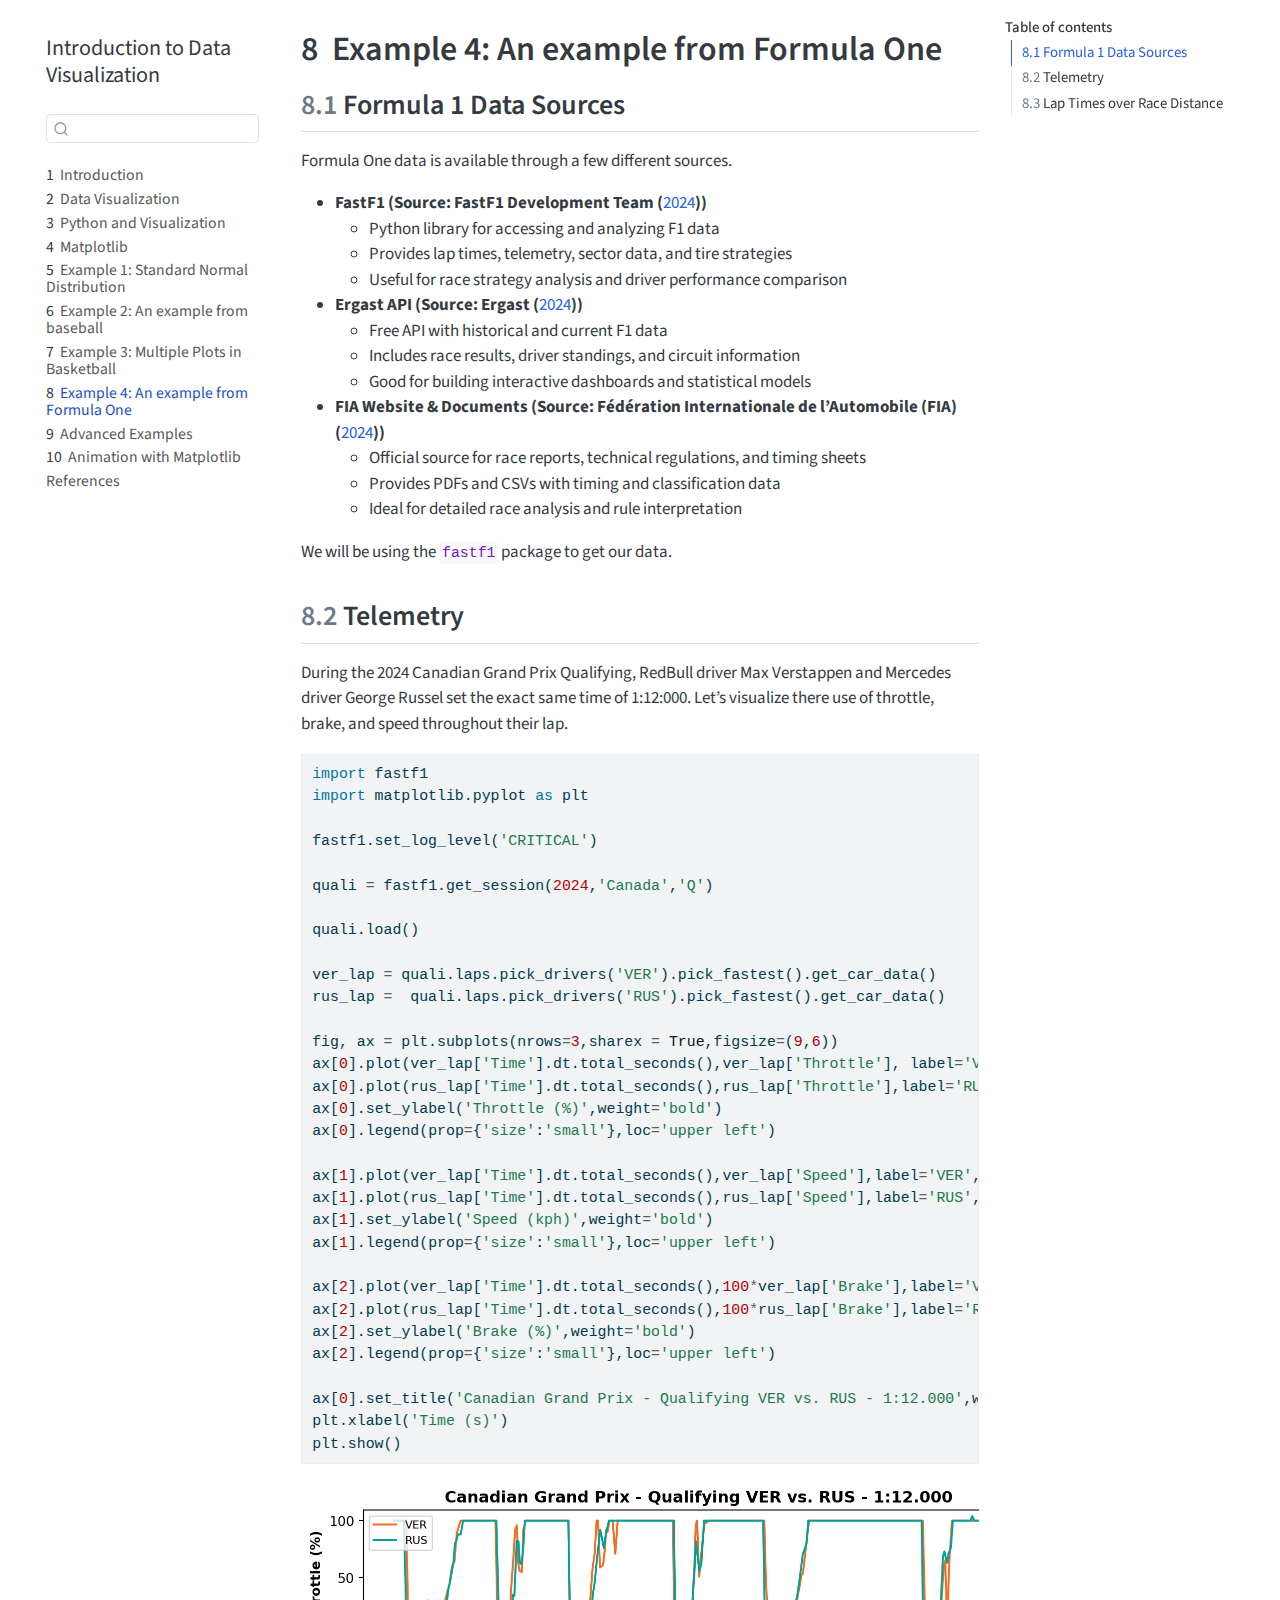
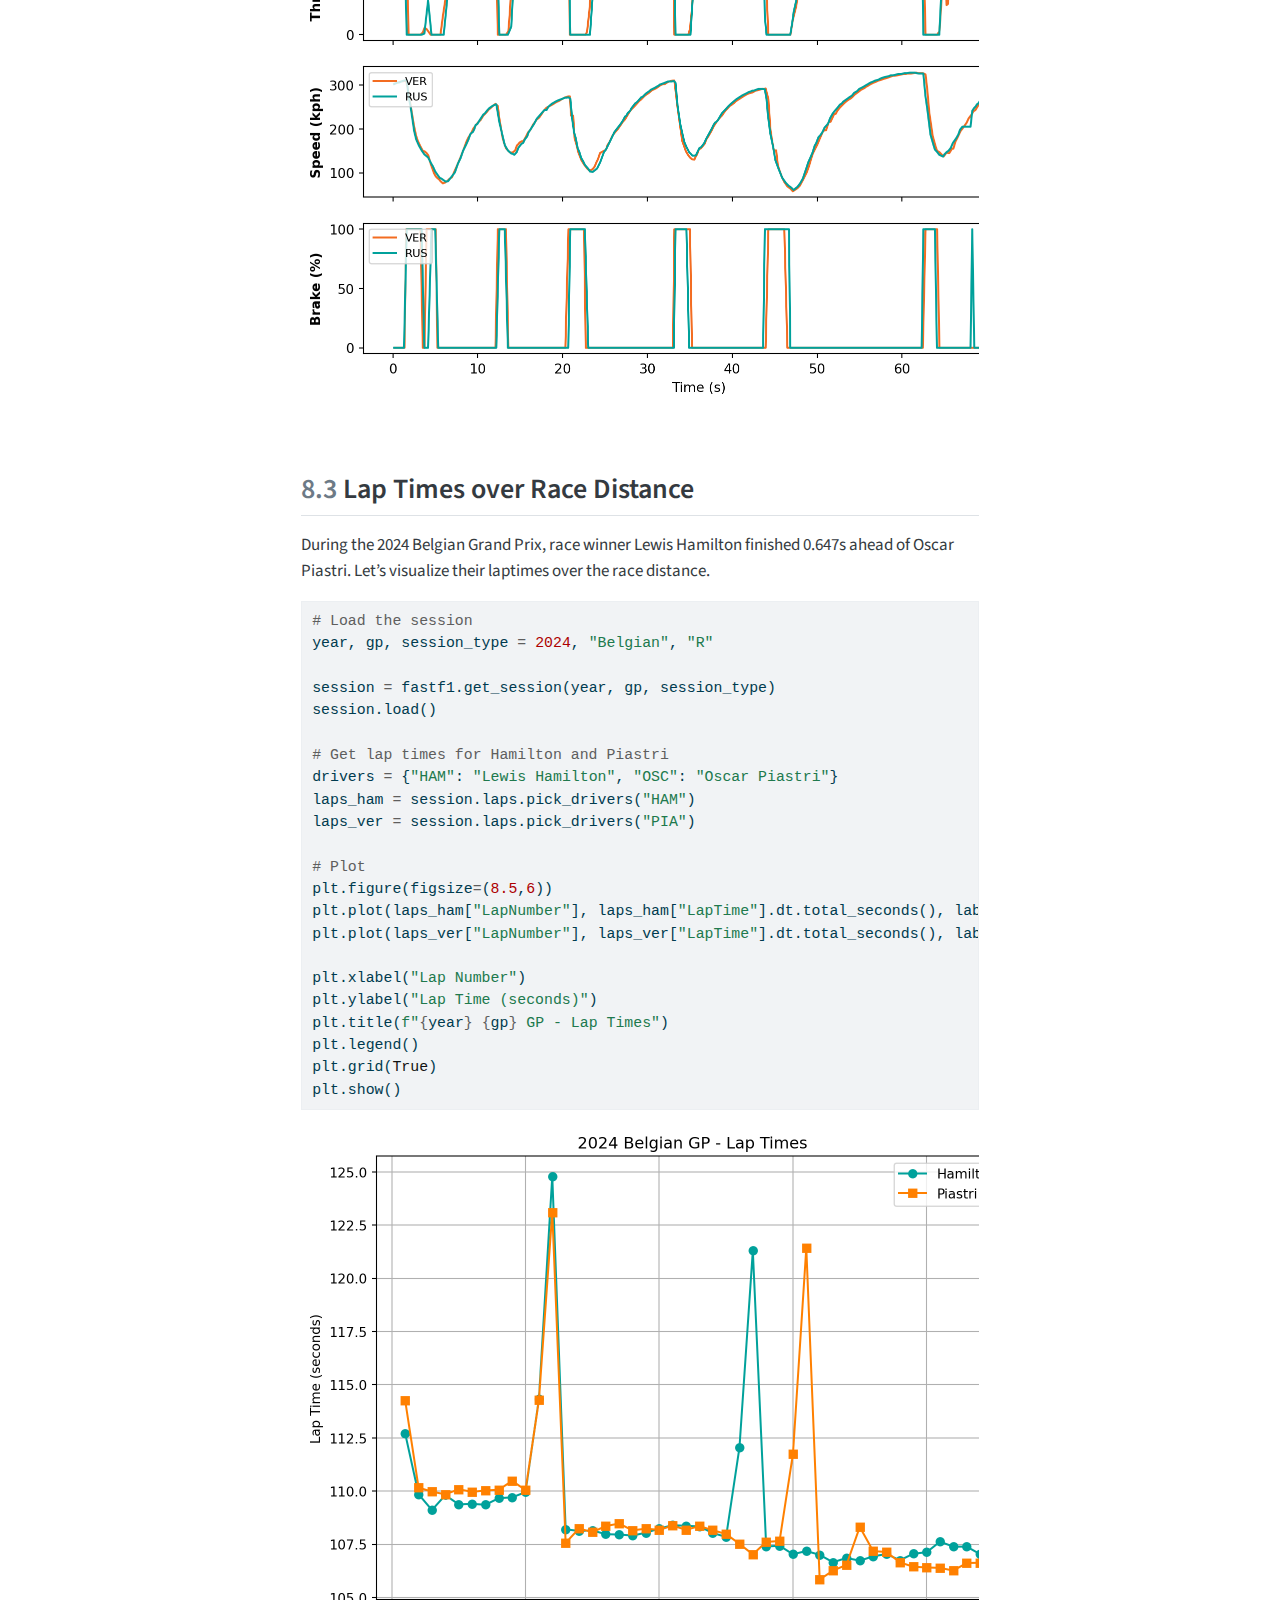
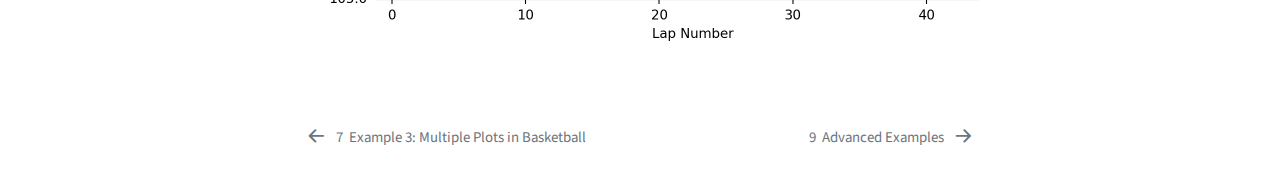
<file: docs/example4.html>
<!DOCTYPE html>
<html xmlns="http://www.w3.org/1999/xhtml" lang="en" xml:lang="en"><head>

<meta charset="utf-8">
<meta name="generator" content="quarto-1.6.39">

<meta name="viewport" content="width=device-width, initial-scale=1.0, user-scalable=yes">


<title>8&nbsp; Example 4: An example from Formula One – Introduction to Data Visualization</title>
<style>
code{white-space: pre-wrap;}
span.smallcaps{font-variant: small-caps;}
div.columns{display: flex; gap: min(4vw, 1.5em);}
div.column{flex: auto; overflow-x: auto;}
div.hanging-indent{margin-left: 1.5em; text-indent: -1.5em;}
ul.task-list{list-style: none;}
ul.task-list li input[type="checkbox"] {
  width: 0.8em;
  margin: 0 0.8em 0.2em -1em; /* quarto-specific, see https://github.com/quarto-dev/quarto-cli/issues/4556 */ 
  vertical-align: middle;
}
/* CSS for syntax highlighting */
pre > code.sourceCode { white-space: pre; position: relative; }
pre > code.sourceCode > span { line-height: 1.25; }
pre > code.sourceCode > span:empty { height: 1.2em; }
.sourceCode { overflow: visible; }
code.sourceCode > span { color: inherit; text-decoration: inherit; }
div.sourceCode { margin: 1em 0; }
pre.sourceCode { margin: 0; }
@media screen {
div.sourceCode { overflow: auto; }
}
@media print {
pre > code.sourceCode { white-space: pre-wrap; }
pre > code.sourceCode > span { display: inline-block; text-indent: -5em; padding-left: 5em; }
}
pre.numberSource code
  { counter-reset: source-line 0; }
pre.numberSource code > span
  { position: relative; left: -4em; counter-increment: source-line; }
pre.numberSource code > span > a:first-child::before
  { content: counter(source-line);
    position: relative; left: -1em; text-align: right; vertical-align: baseline;
    border: none; display: inline-block;
    -webkit-touch-callout: none; -webkit-user-select: none;
    -khtml-user-select: none; -moz-user-select: none;
    -ms-user-select: none; user-select: none;
    padding: 0 4px; width: 4em;
  }
pre.numberSource { margin-left: 3em;  padding-left: 4px; }
div.sourceCode
  {   }
@media screen {
pre > code.sourceCode > span > a:first-child::before { text-decoration: underline; }
}
/* CSS for citations */
div.csl-bib-body { }
div.csl-entry {
  clear: both;
  margin-bottom: 0em;
}
.hanging-indent div.csl-entry {
  margin-left:2em;
  text-indent:-2em;
}
div.csl-left-margin {
  min-width:2em;
  float:left;
}
div.csl-right-inline {
  margin-left:2em;
  padding-left:1em;
}
div.csl-indent {
  margin-left: 2em;
}</style>


<script src="site_libs/quarto-nav/quarto-nav.js"></script>
<script src="site_libs/quarto-nav/headroom.min.js"></script>
<script src="site_libs/clipboard/clipboard.min.js"></script>
<script src="site_libs/quarto-search/autocomplete.umd.js"></script>
<script src="site_libs/quarto-search/fuse.min.js"></script>
<script src="site_libs/quarto-search/quarto-search.js"></script>
<meta name="quarto:offset" content="./">
<link href="./advanced_examples.html" rel="next">
<link href="./example3.html" rel="prev">
<script src="site_libs/quarto-html/quarto.js"></script>
<script src="site_libs/quarto-html/popper.min.js"></script>
<script src="site_libs/quarto-html/tippy.umd.min.js"></script>
<script src="site_libs/quarto-html/anchor.min.js"></script>
<link href="site_libs/quarto-html/tippy.css" rel="stylesheet">
<link href="site_libs/quarto-html/quarto-syntax-highlighting-e26003cea8cd680ca0c55a263523d882.css" rel="stylesheet" id="quarto-text-highlighting-styles">
<script src="site_libs/bootstrap/bootstrap.min.js"></script>
<link href="site_libs/bootstrap/bootstrap-icons.css" rel="stylesheet">
<link href="site_libs/bootstrap/bootstrap-8da5b4427184b79ecddefad3d342027e.min.css" rel="stylesheet" append-hash="true" id="quarto-bootstrap" data-mode="light">
<script id="quarto-search-options" type="application/json">{
  "location": "sidebar",
  "copy-button": false,
  "collapse-after": 3,
  "panel-placement": "start",
  "type": "textbox",
  "limit": 50,
  "keyboard-shortcut": [
    "f",
    "/",
    "s"
  ],
  "show-item-context": false,
  "language": {
    "search-no-results-text": "No results",
    "search-matching-documents-text": "matching documents",
    "search-copy-link-title": "Copy link to search",
    "search-hide-matches-text": "Hide additional matches",
    "search-more-match-text": "more match in this document",
    "search-more-matches-text": "more matches in this document",
    "search-clear-button-title": "Clear",
    "search-text-placeholder": "",
    "search-detached-cancel-button-title": "Cancel",
    "search-submit-button-title": "Submit",
    "search-label": "Search"
  }
}</script>


</head>

<body class="nav-sidebar floating">

<div id="quarto-search-results"></div>
  <header id="quarto-header" class="headroom fixed-top">
  <nav class="quarto-secondary-nav">
    <div class="container-fluid d-flex">
      <button type="button" class="quarto-btn-toggle btn" data-bs-toggle="collapse" role="button" data-bs-target=".quarto-sidebar-collapse-item" aria-controls="quarto-sidebar" aria-expanded="false" aria-label="Toggle sidebar navigation" onclick="if (window.quartoToggleHeadroom) { window.quartoToggleHeadroom(); }">
        <i class="bi bi-layout-text-sidebar-reverse"></i>
      </button>
        <nav class="quarto-page-breadcrumbs" aria-label="breadcrumb"><ol class="breadcrumb"><li class="breadcrumb-item"><a href="./example4.html"><span class="chapter-number">8</span>&nbsp; <span class="chapter-title">Example 4: An example from Formula One</span></a></li></ol></nav>
        <a class="flex-grow-1" role="navigation" data-bs-toggle="collapse" data-bs-target=".quarto-sidebar-collapse-item" aria-controls="quarto-sidebar" aria-expanded="false" aria-label="Toggle sidebar navigation" onclick="if (window.quartoToggleHeadroom) { window.quartoToggleHeadroom(); }">      
        </a>
      <button type="button" class="btn quarto-search-button" aria-label="Search" onclick="window.quartoOpenSearch();">
        <i class="bi bi-search"></i>
      </button>
    </div>
  </nav>
</header>
<!-- content -->
<div id="quarto-content" class="quarto-container page-columns page-rows-contents page-layout-article">
<!-- sidebar -->
  <nav id="quarto-sidebar" class="sidebar collapse collapse-horizontal quarto-sidebar-collapse-item sidebar-navigation floating overflow-auto">
    <div class="pt-lg-2 mt-2 text-left sidebar-header">
    <div class="sidebar-title mb-0 py-0">
      <a href="./">Introduction to Data Visualization</a> 
    </div>
      </div>
        <div class="mt-2 flex-shrink-0 align-items-center">
        <div class="sidebar-search">
        <div id="quarto-search" class="" title="Search"></div>
        </div>
        </div>
    <div class="sidebar-menu-container"> 
    <ul class="list-unstyled mt-1">
        <li class="sidebar-item">
  <div class="sidebar-item-container"> 
  <a href="./index.html" class="sidebar-item-text sidebar-link">
 <span class="menu-text"><span class="chapter-number">1</span>&nbsp; <span class="chapter-title">Introduction</span></span></a>
  </div>
</li>
        <li class="sidebar-item">
  <div class="sidebar-item-container"> 
  <a href="./data_visualization.html" class="sidebar-item-text sidebar-link">
 <span class="menu-text"><span class="chapter-number">2</span>&nbsp; <span class="chapter-title">Data Visualization</span></span></a>
  </div>
</li>
        <li class="sidebar-item">
  <div class="sidebar-item-container"> 
  <a href="./python_and_vis.html" class="sidebar-item-text sidebar-link">
 <span class="menu-text"><span class="chapter-number">3</span>&nbsp; <span class="chapter-title">Python and Visualization</span></span></a>
  </div>
</li>
        <li class="sidebar-item">
  <div class="sidebar-item-container"> 
  <a href="./matplotlib.html" class="sidebar-item-text sidebar-link">
 <span class="menu-text"><span class="chapter-number">4</span>&nbsp; <span class="chapter-title">Matplotlib</span></span></a>
  </div>
</li>
        <li class="sidebar-item">
  <div class="sidebar-item-container"> 
  <a href="./example1.html" class="sidebar-item-text sidebar-link">
 <span class="menu-text"><span class="chapter-number">5</span>&nbsp; <span class="chapter-title">Example 1: Standard Normal Distribution</span></span></a>
  </div>
</li>
        <li class="sidebar-item">
  <div class="sidebar-item-container"> 
  <a href="./example2.html" class="sidebar-item-text sidebar-link">
 <span class="menu-text"><span class="chapter-number">6</span>&nbsp; <span class="chapter-title">Example 2: An example from baseball</span></span></a>
  </div>
</li>
        <li class="sidebar-item">
  <div class="sidebar-item-container"> 
  <a href="./example3.html" class="sidebar-item-text sidebar-link">
 <span class="menu-text"><span class="chapter-number">7</span>&nbsp; <span class="chapter-title">Example 3: Multiple Plots in Basketball</span></span></a>
  </div>
</li>
        <li class="sidebar-item">
  <div class="sidebar-item-container"> 
  <a href="./example4.html" class="sidebar-item-text sidebar-link active">
 <span class="menu-text"><span class="chapter-number">8</span>&nbsp; <span class="chapter-title">Example 4: An example from Formula One</span></span></a>
  </div>
</li>
        <li class="sidebar-item">
  <div class="sidebar-item-container"> 
  <a href="./advanced_examples.html" class="sidebar-item-text sidebar-link">
 <span class="menu-text"><span class="chapter-number">9</span>&nbsp; <span class="chapter-title">Advanced Examples</span></span></a>
  </div>
</li>
        <li class="sidebar-item">
  <div class="sidebar-item-container"> 
  <a href="./animation.html" class="sidebar-item-text sidebar-link">
 <span class="menu-text"><span class="chapter-number">10</span>&nbsp; <span class="chapter-title">Animation with Matplotlib</span></span></a>
  </div>
</li>
        <li class="sidebar-item">
  <div class="sidebar-item-container"> 
  <a href="./references.html" class="sidebar-item-text sidebar-link">
 <span class="menu-text">References</span></a>
  </div>
</li>
    </ul>
    </div>
</nav>
<div id="quarto-sidebar-glass" class="quarto-sidebar-collapse-item" data-bs-toggle="collapse" data-bs-target=".quarto-sidebar-collapse-item"></div>
<!-- margin-sidebar -->
    <div id="quarto-margin-sidebar" class="sidebar margin-sidebar">
        <nav id="TOC" role="doc-toc" class="toc-active">
    <h2 id="toc-title">Table of contents</h2>
   
  <ul>
  <li><a href="#formula-1-data-sources" id="toc-formula-1-data-sources" class="nav-link active" data-scroll-target="#formula-1-data-sources"><span class="header-section-number">8.1</span> Formula 1 Data Sources</a></li>
  <li><a href="#telemetry" id="toc-telemetry" class="nav-link" data-scroll-target="#telemetry"><span class="header-section-number">8.2</span> Telemetry</a></li>
  <li><a href="#lap-times-over-race-distance" id="toc-lap-times-over-race-distance" class="nav-link" data-scroll-target="#lap-times-over-race-distance"><span class="header-section-number">8.3</span> Lap Times over Race Distance</a></li>
  </ul>
</nav>
    </div>
<!-- main -->
<main class="content" id="quarto-document-content">

<header id="title-block-header" class="quarto-title-block default">
<div class="quarto-title">
<h1 class="title"><span class="chapter-number">8</span>&nbsp; <span class="chapter-title">Example 4: An example from Formula One</span></h1>
</div>



<div class="quarto-title-meta">

    
  
    
  </div>
  


</header>


<section id="formula-1-data-sources" class="level2 smaller" data-number="8.1">
<h2 class="smaller anchored" data-number="8.1" data-anchor-id="formula-1-data-sources"><span class="header-section-number">8.1</span> Formula 1 Data Sources</h2>
<p>Formula One data is available through a few different sources.</p>
<ul>
<li><strong>FastF1 (Source: <span class="citation" data-cites="fastf1_documentation">FastF1 Development Team (<a href="references.html#ref-fastf1_documentation" role="doc-biblioref">2024</a>)</span>)</strong>
<ul>
<li>Python library for accessing and analyzing F1 data<br>
</li>
<li>Provides lap times, telemetry, sector data, and tire strategies<br>
</li>
<li>Useful for race strategy analysis and driver performance comparison</li>
</ul></li>
<li><strong>Ergast API (Source: <span class="citation" data-cites="ergast">Ergast (<a href="references.html#ref-ergast" role="doc-biblioref">2024</a>)</span>)</strong>
<ul>
<li>Free API with historical and current F1 data<br>
</li>
<li>Includes race results, driver standings, and circuit information<br>
</li>
<li>Good for building interactive dashboards and statistical models</li>
</ul></li>
<li><strong>FIA Website &amp; Documents (Source: <span class="citation" data-cites="fia_formula_one_2025">Fédération Internationale de l’Automobile (FIA) (<a href="references.html#ref-fia_formula_one_2025" role="doc-biblioref">2024</a>)</span>)</strong>
<ul>
<li>Official source for race reports, technical regulations, and timing sheets<br>
</li>
<li>Provides PDFs and CSVs with timing and classification data<br>
</li>
<li>Ideal for detailed race analysis and rule interpretation</li>
</ul></li>
</ul>
<p>We will be using the <code>fastf1</code> package to get our data.</p>
</section>
<section id="telemetry" class="level2" data-number="8.2">
<h2 data-number="8.2" class="anchored" data-anchor-id="telemetry"><span class="header-section-number">8.2</span> Telemetry</h2>
<p>During the 2024 Canadian Grand Prix Qualifying, RedBull driver Max Verstappen and Mercedes driver George Russel set the exact same time of 1:12:000. Let’s visualize there use of throttle, brake, and speed throughout their lap.</p>
<div id="22df5440" class="cell" data-execution_count="1">
<div class="sourceCode cell-code" id="cb1"><pre class="sourceCode python code-with-copy"><code class="sourceCode python"><span id="cb1-1"><a href="#cb1-1" aria-hidden="true" tabindex="-1"></a><span class="im">import</span> fastf1</span>
<span id="cb1-2"><a href="#cb1-2" aria-hidden="true" tabindex="-1"></a><span class="im">import</span> matplotlib.pyplot <span class="im">as</span> plt</span>
<span id="cb1-3"><a href="#cb1-3" aria-hidden="true" tabindex="-1"></a></span>
<span id="cb1-4"><a href="#cb1-4" aria-hidden="true" tabindex="-1"></a>fastf1.set_log_level(<span class="st">'CRITICAL'</span>)</span>
<span id="cb1-5"><a href="#cb1-5" aria-hidden="true" tabindex="-1"></a></span>
<span id="cb1-6"><a href="#cb1-6" aria-hidden="true" tabindex="-1"></a>quali <span class="op">=</span> fastf1.get_session(<span class="dv">2024</span>,<span class="st">'Canada'</span>,<span class="st">'Q'</span>)</span>
<span id="cb1-7"><a href="#cb1-7" aria-hidden="true" tabindex="-1"></a></span>
<span id="cb1-8"><a href="#cb1-8" aria-hidden="true" tabindex="-1"></a>quali.load()</span>
<span id="cb1-9"><a href="#cb1-9" aria-hidden="true" tabindex="-1"></a></span>
<span id="cb1-10"><a href="#cb1-10" aria-hidden="true" tabindex="-1"></a>ver_lap <span class="op">=</span> quali.laps.pick_drivers(<span class="st">'VER'</span>).pick_fastest().get_car_data()</span>
<span id="cb1-11"><a href="#cb1-11" aria-hidden="true" tabindex="-1"></a>rus_lap <span class="op">=</span>  quali.laps.pick_drivers(<span class="st">'RUS'</span>).pick_fastest().get_car_data()</span>
<span id="cb1-12"><a href="#cb1-12" aria-hidden="true" tabindex="-1"></a></span>
<span id="cb1-13"><a href="#cb1-13" aria-hidden="true" tabindex="-1"></a>fig, ax <span class="op">=</span> plt.subplots(nrows<span class="op">=</span><span class="dv">3</span>,sharex <span class="op">=</span> <span class="va">True</span>,figsize<span class="op">=</span>(<span class="dv">9</span>,<span class="dv">6</span>))</span>
<span id="cb1-14"><a href="#cb1-14" aria-hidden="true" tabindex="-1"></a>ax[<span class="dv">0</span>].plot(ver_lap[<span class="st">'Time'</span>].dt.total_seconds(),ver_lap[<span class="st">'Throttle'</span>], label<span class="op">=</span><span class="st">'VER'</span>,color<span class="op">=</span> <span class="st">'#F36C21'</span>)</span>
<span id="cb1-15"><a href="#cb1-15" aria-hidden="true" tabindex="-1"></a>ax[<span class="dv">0</span>].plot(rus_lap[<span class="st">'Time'</span>].dt.total_seconds(),rus_lap[<span class="st">'Throttle'</span>],label<span class="op">=</span><span class="st">'RUS'</span>,color<span class="op">=</span><span class="st">'#00A19B'</span>)</span>
<span id="cb1-16"><a href="#cb1-16" aria-hidden="true" tabindex="-1"></a>ax[<span class="dv">0</span>].set_ylabel(<span class="st">'Throttle (%)'</span>,weight<span class="op">=</span><span class="st">'bold'</span>)</span>
<span id="cb1-17"><a href="#cb1-17" aria-hidden="true" tabindex="-1"></a>ax[<span class="dv">0</span>].legend(prop<span class="op">=</span>{<span class="st">'size'</span>:<span class="st">'small'</span>},loc<span class="op">=</span><span class="st">'upper left'</span>)</span>
<span id="cb1-18"><a href="#cb1-18" aria-hidden="true" tabindex="-1"></a></span>
<span id="cb1-19"><a href="#cb1-19" aria-hidden="true" tabindex="-1"></a>ax[<span class="dv">1</span>].plot(ver_lap[<span class="st">'Time'</span>].dt.total_seconds(),ver_lap[<span class="st">'Speed'</span>],label<span class="op">=</span><span class="st">'VER'</span>,color<span class="op">=</span> <span class="st">'#F36C21'</span>)</span>
<span id="cb1-20"><a href="#cb1-20" aria-hidden="true" tabindex="-1"></a>ax[<span class="dv">1</span>].plot(rus_lap[<span class="st">'Time'</span>].dt.total_seconds(),rus_lap[<span class="st">'Speed'</span>],label<span class="op">=</span><span class="st">'RUS'</span>,color<span class="op">=</span><span class="st">'#00A19B'</span>)</span>
<span id="cb1-21"><a href="#cb1-21" aria-hidden="true" tabindex="-1"></a>ax[<span class="dv">1</span>].set_ylabel(<span class="st">'Speed (kph)'</span>,weight<span class="op">=</span><span class="st">'bold'</span>)</span>
<span id="cb1-22"><a href="#cb1-22" aria-hidden="true" tabindex="-1"></a>ax[<span class="dv">1</span>].legend(prop<span class="op">=</span>{<span class="st">'size'</span>:<span class="st">'small'</span>},loc<span class="op">=</span><span class="st">'upper left'</span>)</span>
<span id="cb1-23"><a href="#cb1-23" aria-hidden="true" tabindex="-1"></a></span>
<span id="cb1-24"><a href="#cb1-24" aria-hidden="true" tabindex="-1"></a>ax[<span class="dv">2</span>].plot(ver_lap[<span class="st">'Time'</span>].dt.total_seconds(),<span class="dv">100</span><span class="op">*</span>ver_lap[<span class="st">'Brake'</span>],label<span class="op">=</span><span class="st">'VER'</span>,color<span class="op">=</span> <span class="st">'#F36C21'</span>)</span>
<span id="cb1-25"><a href="#cb1-25" aria-hidden="true" tabindex="-1"></a>ax[<span class="dv">2</span>].plot(rus_lap[<span class="st">'Time'</span>].dt.total_seconds(),<span class="dv">100</span><span class="op">*</span>rus_lap[<span class="st">'Brake'</span>],label<span class="op">=</span><span class="st">'RUS'</span>,color<span class="op">=</span><span class="st">'#00A19B'</span>)</span>
<span id="cb1-26"><a href="#cb1-26" aria-hidden="true" tabindex="-1"></a>ax[<span class="dv">2</span>].set_ylabel(<span class="st">'Brake (%)'</span>,weight<span class="op">=</span><span class="st">'bold'</span>)</span>
<span id="cb1-27"><a href="#cb1-27" aria-hidden="true" tabindex="-1"></a>ax[<span class="dv">2</span>].legend(prop<span class="op">=</span>{<span class="st">'size'</span>:<span class="st">'small'</span>},loc<span class="op">=</span><span class="st">'upper left'</span>)</span>
<span id="cb1-28"><a href="#cb1-28" aria-hidden="true" tabindex="-1"></a></span>
<span id="cb1-29"><a href="#cb1-29" aria-hidden="true" tabindex="-1"></a>ax[<span class="dv">0</span>].set_title(<span class="st">'Canadian Grand Prix - Qualifying VER vs. RUS - 1:12.000'</span>,weight<span class="op">=</span><span class="st">'bold'</span>)</span>
<span id="cb1-30"><a href="#cb1-30" aria-hidden="true" tabindex="-1"></a>plt.xlabel(<span class="st">'Time (s)'</span>)</span>
<span id="cb1-31"><a href="#cb1-31" aria-hidden="true" tabindex="-1"></a>plt.show()</span></code><button title="Copy to Clipboard" class="code-copy-button"><i class="bi"></i></button></pre></div>
<div class="cell-output cell-output-display">
<div class="quarto-figure quarto-figure-center">
<figure class="figure">
<p><img src="example4_files/figure-html/cell-2-output-1.png" class="quarto-figure quarto-figure-center figure-img" width="742" height="523"></p>
</figure>
</div>
</div>
</div>
</section>
<section id="lap-times-over-race-distance" class="level2" data-number="8.3">
<h2 data-number="8.3" class="anchored" data-anchor-id="lap-times-over-race-distance"><span class="header-section-number">8.3</span> Lap Times over Race Distance</h2>
<p>During the 2024 Belgian Grand Prix, race winner Lewis Hamilton finished 0.647s ahead of Oscar Piastri. Let’s visualize their laptimes over the race distance.</p>
<div id="12d01a8f" class="cell" data-execution_count="2">
<div class="sourceCode cell-code" id="cb2"><pre class="sourceCode python code-with-copy"><code class="sourceCode python"><span id="cb2-1"><a href="#cb2-1" aria-hidden="true" tabindex="-1"></a><span class="co"># Load the session</span></span>
<span id="cb2-2"><a href="#cb2-2" aria-hidden="true" tabindex="-1"></a>year, gp, session_type <span class="op">=</span> <span class="dv">2024</span>, <span class="st">"Belgian"</span>, <span class="st">"R"</span>  </span>
<span id="cb2-3"><a href="#cb2-3" aria-hidden="true" tabindex="-1"></a></span>
<span id="cb2-4"><a href="#cb2-4" aria-hidden="true" tabindex="-1"></a>session <span class="op">=</span> fastf1.get_session(year, gp, session_type)</span>
<span id="cb2-5"><a href="#cb2-5" aria-hidden="true" tabindex="-1"></a>session.load()</span>
<span id="cb2-6"><a href="#cb2-6" aria-hidden="true" tabindex="-1"></a></span>
<span id="cb2-7"><a href="#cb2-7" aria-hidden="true" tabindex="-1"></a><span class="co"># Get lap times for Hamilton and Piastri</span></span>
<span id="cb2-8"><a href="#cb2-8" aria-hidden="true" tabindex="-1"></a>drivers <span class="op">=</span> {<span class="st">"HAM"</span>: <span class="st">"Lewis Hamilton"</span>, <span class="st">"OSC"</span>: <span class="st">"Oscar Piastri"</span>}</span>
<span id="cb2-9"><a href="#cb2-9" aria-hidden="true" tabindex="-1"></a>laps_ham <span class="op">=</span> session.laps.pick_drivers(<span class="st">"HAM"</span>)</span>
<span id="cb2-10"><a href="#cb2-10" aria-hidden="true" tabindex="-1"></a>laps_ver <span class="op">=</span> session.laps.pick_drivers(<span class="st">"PIA"</span>)</span>
<span id="cb2-11"><a href="#cb2-11" aria-hidden="true" tabindex="-1"></a></span>
<span id="cb2-12"><a href="#cb2-12" aria-hidden="true" tabindex="-1"></a><span class="co"># Plot</span></span>
<span id="cb2-13"><a href="#cb2-13" aria-hidden="true" tabindex="-1"></a>plt.figure(figsize<span class="op">=</span>(<span class="fl">8.5</span>,<span class="dv">6</span>))</span>
<span id="cb2-14"><a href="#cb2-14" aria-hidden="true" tabindex="-1"></a>plt.plot(laps_ham[<span class="st">"LapNumber"</span>], laps_ham[<span class="st">"LapTime"</span>].dt.total_seconds(), label<span class="op">=</span><span class="st">"Hamilton"</span>, marker<span class="op">=</span><span class="st">"o"</span>, linestyle<span class="op">=</span><span class="st">"-"</span>,color<span class="op">=</span><span class="st">'#00A19B'</span>)</span>
<span id="cb2-15"><a href="#cb2-15" aria-hidden="true" tabindex="-1"></a>plt.plot(laps_ver[<span class="st">"LapNumber"</span>], laps_ver[<span class="st">"LapTime"</span>].dt.total_seconds(), label<span class="op">=</span><span class="st">"Piastri"</span>, marker<span class="op">=</span><span class="st">"s"</span>, linestyle<span class="op">=</span><span class="st">"-"</span>,color<span class="op">=</span> <span class="st">'#FF8000'</span>)</span>
<span id="cb2-16"><a href="#cb2-16" aria-hidden="true" tabindex="-1"></a></span>
<span id="cb2-17"><a href="#cb2-17" aria-hidden="true" tabindex="-1"></a>plt.xlabel(<span class="st">"Lap Number"</span>)</span>
<span id="cb2-18"><a href="#cb2-18" aria-hidden="true" tabindex="-1"></a>plt.ylabel(<span class="st">"Lap Time (seconds)"</span>)</span>
<span id="cb2-19"><a href="#cb2-19" aria-hidden="true" tabindex="-1"></a>plt.title(<span class="ss">f"</span><span class="sc">{</span>year<span class="sc">}</span><span class="ss"> </span><span class="sc">{</span>gp<span class="sc">}</span><span class="ss"> GP - Lap Times"</span>)</span>
<span id="cb2-20"><a href="#cb2-20" aria-hidden="true" tabindex="-1"></a>plt.legend()</span>
<span id="cb2-21"><a href="#cb2-21" aria-hidden="true" tabindex="-1"></a>plt.grid(<span class="va">True</span>)</span>
<span id="cb2-22"><a href="#cb2-22" aria-hidden="true" tabindex="-1"></a>plt.show()</span></code><button title="Copy to Clipboard" class="code-copy-button"><i class="bi"></i></button></pre></div>
<div class="cell-output cell-output-display">
<div class="quarto-figure quarto-figure-center">
<figure class="figure">
<p><img src="example4_files/figure-html/cell-3-output-1.png" class="quarto-figure quarto-figure-center figure-img" width="717" height="523"></p>
</figure>
</div>
</div>
</div>


<div id="refs" class="references csl-bib-body hanging-indent" data-entry-spacing="0" data-line-spacing="2" role="list" style="display: none">
<div id="ref-ergast" class="csl-entry" role="listitem">
Ergast. (2024). <em>Ergast motor racing data API</em>. <a href="https://ergast.com/mrd/">https://ergast.com/mrd/</a>
</div>
<div id="ref-fastf1_documentation" class="csl-entry" role="listitem">
FastF1 Development Team. (2024). <em>FastF1 documentation</em>. <a href="https://docs.fastf1.dev/index.html">https://docs.fastf1.dev/index.html</a>
</div>
<div id="ref-fia_formula_one_2025" class="csl-entry" role="listitem">
Fédération Internationale de l’Automobile (FIA). (2024). <em>2025 FIA formula one world championship</em>. <a href="https://www.fia.com/events/fia-formula-one-world-championship/season-2025/2025-fia-formula-one-world-championship">https://www.fia.com/events/fia-formula-one-world-championship/season-2025/2025-fia-formula-one-world-championship</a>
</div>
</div>
</section>

</main> <!-- /main -->
<script id="quarto-html-after-body" type="application/javascript">
window.document.addEventListener("DOMContentLoaded", function (event) {
  const toggleBodyColorMode = (bsSheetEl) => {
    const mode = bsSheetEl.getAttribute("data-mode");
    const bodyEl = window.document.querySelector("body");
    if (mode === "dark") {
      bodyEl.classList.add("quarto-dark");
      bodyEl.classList.remove("quarto-light");
    } else {
      bodyEl.classList.add("quarto-light");
      bodyEl.classList.remove("quarto-dark");
    }
  }
  const toggleBodyColorPrimary = () => {
    const bsSheetEl = window.document.querySelector("link#quarto-bootstrap");
    if (bsSheetEl) {
      toggleBodyColorMode(bsSheetEl);
    }
  }
  toggleBodyColorPrimary();  
  const icon = "";
  const anchorJS = new window.AnchorJS();
  anchorJS.options = {
    placement: 'right',
    icon: icon
  };
  anchorJS.add('.anchored');
  const isCodeAnnotation = (el) => {
    for (const clz of el.classList) {
      if (clz.startsWith('code-annotation-')) {                     
        return true;
      }
    }
    return false;
  }
  const onCopySuccess = function(e) {
    // button target
    const button = e.trigger;
    // don't keep focus
    button.blur();
    // flash "checked"
    button.classList.add('code-copy-button-checked');
    var currentTitle = button.getAttribute("title");
    button.setAttribute("title", "Copied!");
    let tooltip;
    if (window.bootstrap) {
      button.setAttribute("data-bs-toggle", "tooltip");
      button.setAttribute("data-bs-placement", "left");
      button.setAttribute("data-bs-title", "Copied!");
      tooltip = new bootstrap.Tooltip(button, 
        { trigger: "manual", 
          customClass: "code-copy-button-tooltip",
          offset: [0, -8]});
      tooltip.show();    
    }
    setTimeout(function() {
      if (tooltip) {
        tooltip.hide();
        button.removeAttribute("data-bs-title");
        button.removeAttribute("data-bs-toggle");
        button.removeAttribute("data-bs-placement");
      }
      button.setAttribute("title", currentTitle);
      button.classList.remove('code-copy-button-checked');
    }, 1000);
    // clear code selection
    e.clearSelection();
  }
  const getTextToCopy = function(trigger) {
      const codeEl = trigger.previousElementSibling.cloneNode(true);
      for (const childEl of codeEl.children) {
        if (isCodeAnnotation(childEl)) {
          childEl.remove();
        }
      }
      return codeEl.innerText;
  }
  const clipboard = new window.ClipboardJS('.code-copy-button:not([data-in-quarto-modal])', {
    text: getTextToCopy
  });
  clipboard.on('success', onCopySuccess);
  if (window.document.getElementById('quarto-embedded-source-code-modal')) {
    const clipboardModal = new window.ClipboardJS('.code-copy-button[data-in-quarto-modal]', {
      text: getTextToCopy,
      container: window.document.getElementById('quarto-embedded-source-code-modal')
    });
    clipboardModal.on('success', onCopySuccess);
  }
    var localhostRegex = new RegExp(/^(?:http|https):\/\/localhost\:?[0-9]*\//);
    var mailtoRegex = new RegExp(/^mailto:/);
      var filterRegex = new RegExp('/' + window.location.host + '/');
    var isInternal = (href) => {
        return filterRegex.test(href) || localhostRegex.test(href) || mailtoRegex.test(href);
    }
    // Inspect non-navigation links and adorn them if external
 	var links = window.document.querySelectorAll('a[href]:not(.nav-link):not(.navbar-brand):not(.toc-action):not(.sidebar-link):not(.sidebar-item-toggle):not(.pagination-link):not(.no-external):not([aria-hidden]):not(.dropdown-item):not(.quarto-navigation-tool):not(.about-link)');
    for (var i=0; i<links.length; i++) {
      const link = links[i];
      if (!isInternal(link.href)) {
        // undo the damage that might have been done by quarto-nav.js in the case of
        // links that we want to consider external
        if (link.dataset.originalHref !== undefined) {
          link.href = link.dataset.originalHref;
        }
      }
    }
  function tippyHover(el, contentFn, onTriggerFn, onUntriggerFn) {
    const config = {
      allowHTML: true,
      maxWidth: 500,
      delay: 100,
      arrow: false,
      appendTo: function(el) {
          return el.parentElement;
      },
      interactive: true,
      interactiveBorder: 10,
      theme: 'quarto',
      placement: 'bottom-start',
    };
    if (contentFn) {
      config.content = contentFn;
    }
    if (onTriggerFn) {
      config.onTrigger = onTriggerFn;
    }
    if (onUntriggerFn) {
      config.onUntrigger = onUntriggerFn;
    }
    window.tippy(el, config); 
  }
  const noterefs = window.document.querySelectorAll('a[role="doc-noteref"]');
  for (var i=0; i<noterefs.length; i++) {
    const ref = noterefs[i];
    tippyHover(ref, function() {
      // use id or data attribute instead here
      let href = ref.getAttribute('data-footnote-href') || ref.getAttribute('href');
      try { href = new URL(href).hash; } catch {}
      const id = href.replace(/^#\/?/, "");
      const note = window.document.getElementById(id);
      if (note) {
        return note.innerHTML;
      } else {
        return "";
      }
    });
  }
  const xrefs = window.document.querySelectorAll('a.quarto-xref');
  const processXRef = (id, note) => {
    // Strip column container classes
    const stripColumnClz = (el) => {
      el.classList.remove("page-full", "page-columns");
      if (el.children) {
        for (const child of el.children) {
          stripColumnClz(child);
        }
      }
    }
    stripColumnClz(note)
    if (id === null || id.startsWith('sec-')) {
      // Special case sections, only their first couple elements
      const container = document.createElement("div");
      if (note.children && note.children.length > 2) {
        container.appendChild(note.children[0].cloneNode(true));
        for (let i = 1; i < note.children.length; i++) {
          const child = note.children[i];
          if (child.tagName === "P" && child.innerText === "") {
            continue;
          } else {
            container.appendChild(child.cloneNode(true));
            break;
          }
        }
        if (window.Quarto?.typesetMath) {
          window.Quarto.typesetMath(container);
        }
        return container.innerHTML
      } else {
        if (window.Quarto?.typesetMath) {
          window.Quarto.typesetMath(note);
        }
        return note.innerHTML;
      }
    } else {
      // Remove any anchor links if they are present
      const anchorLink = note.querySelector('a.anchorjs-link');
      if (anchorLink) {
        anchorLink.remove();
      }
      if (window.Quarto?.typesetMath) {
        window.Quarto.typesetMath(note);
      }
      if (note.classList.contains("callout")) {
        return note.outerHTML;
      } else {
        return note.innerHTML;
      }
    }
  }
  for (var i=0; i<xrefs.length; i++) {
    const xref = xrefs[i];
    tippyHover(xref, undefined, function(instance) {
      instance.disable();
      let url = xref.getAttribute('href');
      let hash = undefined; 
      if (url.startsWith('#')) {
        hash = url;
      } else {
        try { hash = new URL(url).hash; } catch {}
      }
      if (hash) {
        const id = hash.replace(/^#\/?/, "");
        const note = window.document.getElementById(id);
        if (note !== null) {
          try {
            const html = processXRef(id, note.cloneNode(true));
            instance.setContent(html);
          } finally {
            instance.enable();
            instance.show();
          }
        } else {
          // See if we can fetch this
          fetch(url.split('#')[0])
          .then(res => res.text())
          .then(html => {
            const parser = new DOMParser();
            const htmlDoc = parser.parseFromString(html, "text/html");
            const note = htmlDoc.getElementById(id);
            if (note !== null) {
              const html = processXRef(id, note);
              instance.setContent(html);
            } 
          }).finally(() => {
            instance.enable();
            instance.show();
          });
        }
      } else {
        // See if we can fetch a full url (with no hash to target)
        // This is a special case and we should probably do some content thinning / targeting
        fetch(url)
        .then(res => res.text())
        .then(html => {
          const parser = new DOMParser();
          const htmlDoc = parser.parseFromString(html, "text/html");
          const note = htmlDoc.querySelector('main.content');
          if (note !== null) {
            // This should only happen for chapter cross references
            // (since there is no id in the URL)
            // remove the first header
            if (note.children.length > 0 && note.children[0].tagName === "HEADER") {
              note.children[0].remove();
            }
            const html = processXRef(null, note);
            instance.setContent(html);
          } 
        }).finally(() => {
          instance.enable();
          instance.show();
        });
      }
    }, function(instance) {
    });
  }
      let selectedAnnoteEl;
      const selectorForAnnotation = ( cell, annotation) => {
        let cellAttr = 'data-code-cell="' + cell + '"';
        let lineAttr = 'data-code-annotation="' +  annotation + '"';
        const selector = 'span[' + cellAttr + '][' + lineAttr + ']';
        return selector;
      }
      const selectCodeLines = (annoteEl) => {
        const doc = window.document;
        const targetCell = annoteEl.getAttribute("data-target-cell");
        const targetAnnotation = annoteEl.getAttribute("data-target-annotation");
        const annoteSpan = window.document.querySelector(selectorForAnnotation(targetCell, targetAnnotation));
        const lines = annoteSpan.getAttribute("data-code-lines").split(",");
        const lineIds = lines.map((line) => {
          return targetCell + "-" + line;
        })
        let top = null;
        let height = null;
        let parent = null;
        if (lineIds.length > 0) {
            //compute the position of the single el (top and bottom and make a div)
            const el = window.document.getElementById(lineIds[0]);
            top = el.offsetTop;
            height = el.offsetHeight;
            parent = el.parentElement.parentElement;
          if (lineIds.length > 1) {
            const lastEl = window.document.getElementById(lineIds[lineIds.length - 1]);
            const bottom = lastEl.offsetTop + lastEl.offsetHeight;
            height = bottom - top;
          }
          if (top !== null && height !== null && parent !== null) {
            // cook up a div (if necessary) and position it 
            let div = window.document.getElementById("code-annotation-line-highlight");
            if (div === null) {
              div = window.document.createElement("div");
              div.setAttribute("id", "code-annotation-line-highlight");
              div.style.position = 'absolute';
              parent.appendChild(div);
            }
            div.style.top = top - 2 + "px";
            div.style.height = height + 4 + "px";
            div.style.left = 0;
            let gutterDiv = window.document.getElementById("code-annotation-line-highlight-gutter");
            if (gutterDiv === null) {
              gutterDiv = window.document.createElement("div");
              gutterDiv.setAttribute("id", "code-annotation-line-highlight-gutter");
              gutterDiv.style.position = 'absolute';
              const codeCell = window.document.getElementById(targetCell);
              const gutter = codeCell.querySelector('.code-annotation-gutter');
              gutter.appendChild(gutterDiv);
            }
            gutterDiv.style.top = top - 2 + "px";
            gutterDiv.style.height = height + 4 + "px";
          }
          selectedAnnoteEl = annoteEl;
        }
      };
      const unselectCodeLines = () => {
        const elementsIds = ["code-annotation-line-highlight", "code-annotation-line-highlight-gutter"];
        elementsIds.forEach((elId) => {
          const div = window.document.getElementById(elId);
          if (div) {
            div.remove();
          }
        });
        selectedAnnoteEl = undefined;
      };
        // Handle positioning of the toggle
    window.addEventListener(
      "resize",
      throttle(() => {
        elRect = undefined;
        if (selectedAnnoteEl) {
          selectCodeLines(selectedAnnoteEl);
        }
      }, 10)
    );
    function throttle(fn, ms) {
    let throttle = false;
    let timer;
      return (...args) => {
        if(!throttle) { // first call gets through
            fn.apply(this, args);
            throttle = true;
        } else { // all the others get throttled
            if(timer) clearTimeout(timer); // cancel #2
            timer = setTimeout(() => {
              fn.apply(this, args);
              timer = throttle = false;
            }, ms);
        }
      };
    }
      // Attach click handler to the DT
      const annoteDls = window.document.querySelectorAll('dt[data-target-cell]');
      for (const annoteDlNode of annoteDls) {
        annoteDlNode.addEventListener('click', (event) => {
          const clickedEl = event.target;
          if (clickedEl !== selectedAnnoteEl) {
            unselectCodeLines();
            const activeEl = window.document.querySelector('dt[data-target-cell].code-annotation-active');
            if (activeEl) {
              activeEl.classList.remove('code-annotation-active');
            }
            selectCodeLines(clickedEl);
            clickedEl.classList.add('code-annotation-active');
          } else {
            // Unselect the line
            unselectCodeLines();
            clickedEl.classList.remove('code-annotation-active');
          }
        });
      }
  const findCites = (el) => {
    const parentEl = el.parentElement;
    if (parentEl) {
      const cites = parentEl.dataset.cites;
      if (cites) {
        return {
          el,
          cites: cites.split(' ')
        };
      } else {
        return findCites(el.parentElement)
      }
    } else {
      return undefined;
    }
  };
  var bibliorefs = window.document.querySelectorAll('a[role="doc-biblioref"]');
  for (var i=0; i<bibliorefs.length; i++) {
    const ref = bibliorefs[i];
    const citeInfo = findCites(ref);
    if (citeInfo) {
      tippyHover(citeInfo.el, function() {
        var popup = window.document.createElement('div');
        citeInfo.cites.forEach(function(cite) {
          var citeDiv = window.document.createElement('div');
          citeDiv.classList.add('hanging-indent');
          citeDiv.classList.add('csl-entry');
          var biblioDiv = window.document.getElementById('ref-' + cite);
          if (biblioDiv) {
            citeDiv.innerHTML = biblioDiv.innerHTML;
          }
          popup.appendChild(citeDiv);
        });
        return popup.innerHTML;
      });
    }
  }
});
</script>
<nav class="page-navigation">
  <div class="nav-page nav-page-previous">
      <a href="./example3.html" class="pagination-link" aria-label="Example 3: Multiple Plots in Basketball">
        <i class="bi bi-arrow-left-short"></i> <span class="nav-page-text"><span class="chapter-number">7</span>&nbsp; <span class="chapter-title">Example 3: Multiple Plots in Basketball</span></span>
      </a>          
  </div>
  <div class="nav-page nav-page-next">
      <a href="./advanced_examples.html" class="pagination-link" aria-label="Advanced Examples">
        <span class="nav-page-text"><span class="chapter-number">9</span>&nbsp; <span class="chapter-title">Advanced Examples</span></span> <i class="bi bi-arrow-right-short"></i>
      </a>
  </div>
</nav>
</div> <!-- /content -->




</body></html>
</file>
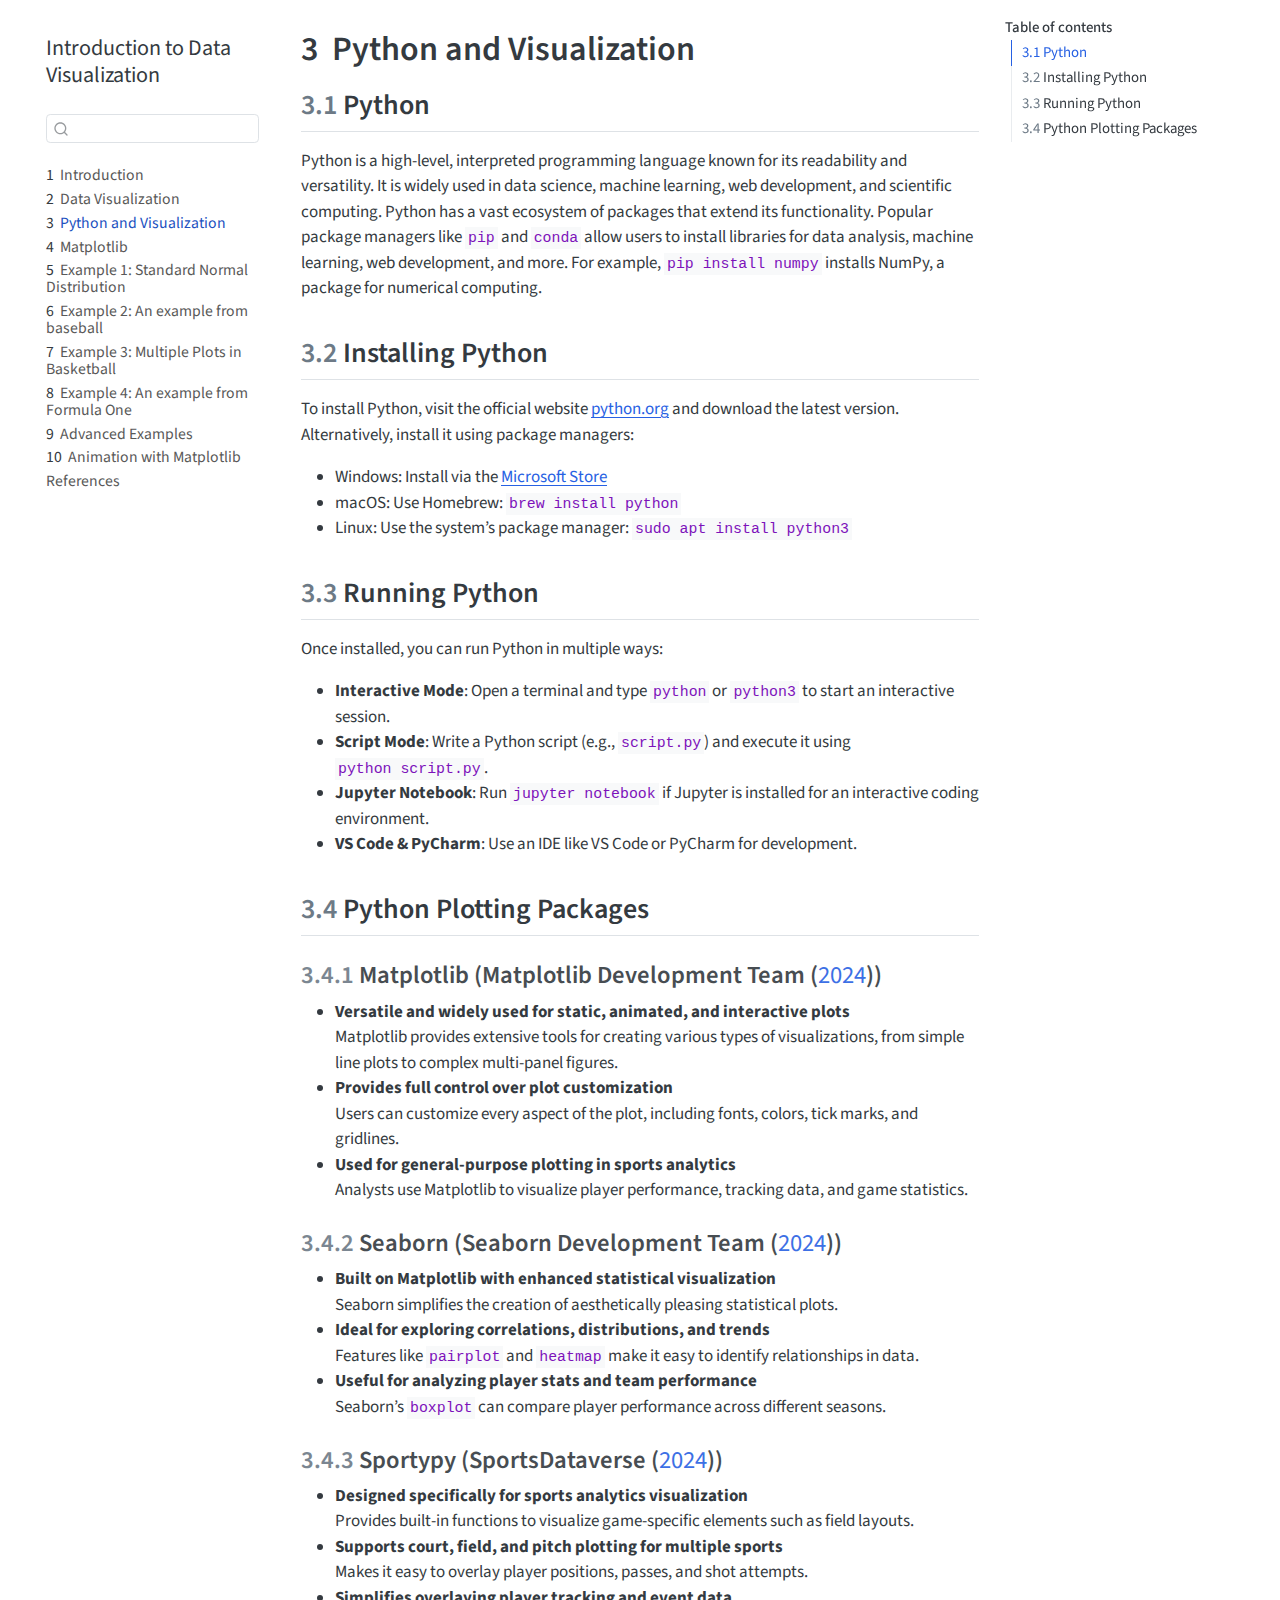
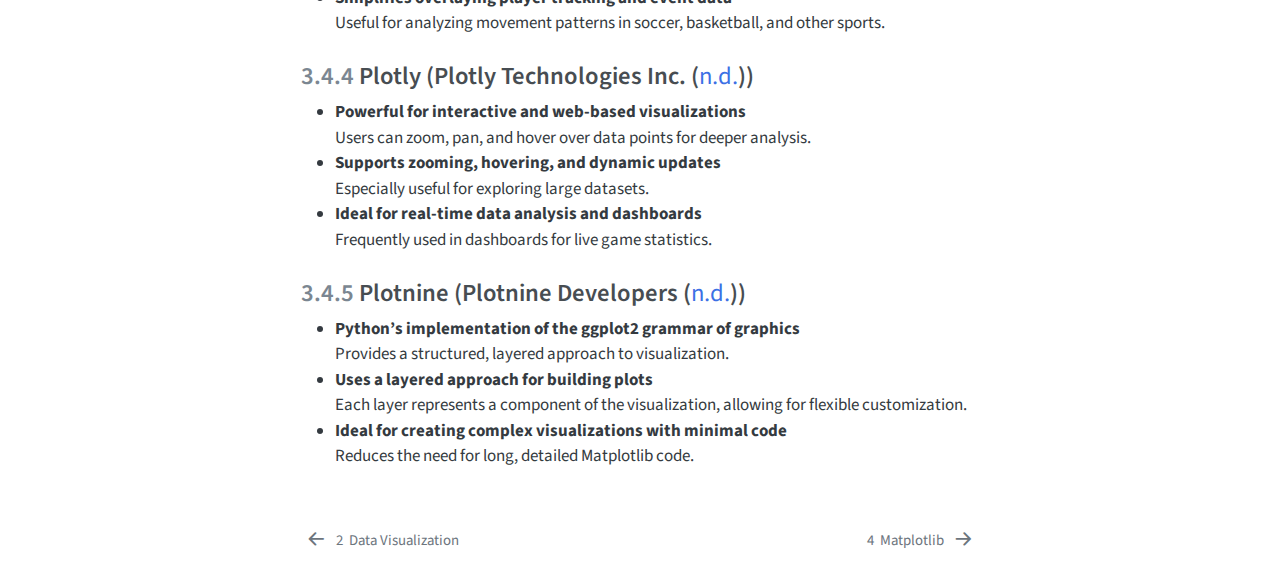
<file: docs/python_and_vis.html>
<!DOCTYPE html>
<html xmlns="http://www.w3.org/1999/xhtml" lang="en" xml:lang="en"><head>

<meta charset="utf-8">
<meta name="generator" content="quarto-1.6.39">

<meta name="viewport" content="width=device-width, initial-scale=1.0, user-scalable=yes">


<title>3&nbsp; Python and Visualization – Introduction to Data Visualization</title>
<style>
code{white-space: pre-wrap;}
span.smallcaps{font-variant: small-caps;}
div.columns{display: flex; gap: min(4vw, 1.5em);}
div.column{flex: auto; overflow-x: auto;}
div.hanging-indent{margin-left: 1.5em; text-indent: -1.5em;}
ul.task-list{list-style: none;}
ul.task-list li input[type="checkbox"] {
  width: 0.8em;
  margin: 0 0.8em 0.2em -1em; /* quarto-specific, see https://github.com/quarto-dev/quarto-cli/issues/4556 */ 
  vertical-align: middle;
}
/* CSS for citations */
div.csl-bib-body { }
div.csl-entry {
  clear: both;
  margin-bottom: 0em;
}
.hanging-indent div.csl-entry {
  margin-left:2em;
  text-indent:-2em;
}
div.csl-left-margin {
  min-width:2em;
  float:left;
}
div.csl-right-inline {
  margin-left:2em;
  padding-left:1em;
}
div.csl-indent {
  margin-left: 2em;
}</style>


<script src="site_libs/quarto-nav/quarto-nav.js"></script>
<script src="site_libs/quarto-nav/headroom.min.js"></script>
<script src="site_libs/clipboard/clipboard.min.js"></script>
<script src="site_libs/quarto-search/autocomplete.umd.js"></script>
<script src="site_libs/quarto-search/fuse.min.js"></script>
<script src="site_libs/quarto-search/quarto-search.js"></script>
<meta name="quarto:offset" content="./">
<link href="./matplotlib.html" rel="next">
<link href="./data_visualization.html" rel="prev">
<script src="site_libs/quarto-html/quarto.js"></script>
<script src="site_libs/quarto-html/popper.min.js"></script>
<script src="site_libs/quarto-html/tippy.umd.min.js"></script>
<script src="site_libs/quarto-html/anchor.min.js"></script>
<link href="site_libs/quarto-html/tippy.css" rel="stylesheet">
<link href="site_libs/quarto-html/quarto-syntax-highlighting-e26003cea8cd680ca0c55a263523d882.css" rel="stylesheet" id="quarto-text-highlighting-styles">
<script src="site_libs/bootstrap/bootstrap.min.js"></script>
<link href="site_libs/bootstrap/bootstrap-icons.css" rel="stylesheet">
<link href="site_libs/bootstrap/bootstrap-8da5b4427184b79ecddefad3d342027e.min.css" rel="stylesheet" append-hash="true" id="quarto-bootstrap" data-mode="light">
<script id="quarto-search-options" type="application/json">{
  "location": "sidebar",
  "copy-button": false,
  "collapse-after": 3,
  "panel-placement": "start",
  "type": "textbox",
  "limit": 50,
  "keyboard-shortcut": [
    "f",
    "/",
    "s"
  ],
  "show-item-context": false,
  "language": {
    "search-no-results-text": "No results",
    "search-matching-documents-text": "matching documents",
    "search-copy-link-title": "Copy link to search",
    "search-hide-matches-text": "Hide additional matches",
    "search-more-match-text": "more match in this document",
    "search-more-matches-text": "more matches in this document",
    "search-clear-button-title": "Clear",
    "search-text-placeholder": "",
    "search-detached-cancel-button-title": "Cancel",
    "search-submit-button-title": "Submit",
    "search-label": "Search"
  }
}</script>


</head>

<body class="nav-sidebar floating">

<div id="quarto-search-results"></div>
  <header id="quarto-header" class="headroom fixed-top">
  <nav class="quarto-secondary-nav">
    <div class="container-fluid d-flex">
      <button type="button" class="quarto-btn-toggle btn" data-bs-toggle="collapse" role="button" data-bs-target=".quarto-sidebar-collapse-item" aria-controls="quarto-sidebar" aria-expanded="false" aria-label="Toggle sidebar navigation" onclick="if (window.quartoToggleHeadroom) { window.quartoToggleHeadroom(); }">
        <i class="bi bi-layout-text-sidebar-reverse"></i>
      </button>
        <nav class="quarto-page-breadcrumbs" aria-label="breadcrumb"><ol class="breadcrumb"><li class="breadcrumb-item"><a href="./python_and_vis.html"><span class="chapter-number">3</span>&nbsp; <span class="chapter-title">Python and Visualization</span></a></li></ol></nav>
        <a class="flex-grow-1" role="navigation" data-bs-toggle="collapse" data-bs-target=".quarto-sidebar-collapse-item" aria-controls="quarto-sidebar" aria-expanded="false" aria-label="Toggle sidebar navigation" onclick="if (window.quartoToggleHeadroom) { window.quartoToggleHeadroom(); }">      
        </a>
      <button type="button" class="btn quarto-search-button" aria-label="Search" onclick="window.quartoOpenSearch();">
        <i class="bi bi-search"></i>
      </button>
    </div>
  </nav>
</header>
<!-- content -->
<div id="quarto-content" class="quarto-container page-columns page-rows-contents page-layout-article">
<!-- sidebar -->
  <nav id="quarto-sidebar" class="sidebar collapse collapse-horizontal quarto-sidebar-collapse-item sidebar-navigation floating overflow-auto">
    <div class="pt-lg-2 mt-2 text-left sidebar-header">
    <div class="sidebar-title mb-0 py-0">
      <a href="./">Introduction to Data Visualization</a> 
    </div>
      </div>
        <div class="mt-2 flex-shrink-0 align-items-center">
        <div class="sidebar-search">
        <div id="quarto-search" class="" title="Search"></div>
        </div>
        </div>
    <div class="sidebar-menu-container"> 
    <ul class="list-unstyled mt-1">
        <li class="sidebar-item">
  <div class="sidebar-item-container"> 
  <a href="./index.html" class="sidebar-item-text sidebar-link">
 <span class="menu-text"><span class="chapter-number">1</span>&nbsp; <span class="chapter-title">Introduction</span></span></a>
  </div>
</li>
        <li class="sidebar-item">
  <div class="sidebar-item-container"> 
  <a href="./data_visualization.html" class="sidebar-item-text sidebar-link">
 <span class="menu-text"><span class="chapter-number">2</span>&nbsp; <span class="chapter-title">Data Visualization</span></span></a>
  </div>
</li>
        <li class="sidebar-item">
  <div class="sidebar-item-container"> 
  <a href="./python_and_vis.html" class="sidebar-item-text sidebar-link active">
 <span class="menu-text"><span class="chapter-number">3</span>&nbsp; <span class="chapter-title">Python and Visualization</span></span></a>
  </div>
</li>
        <li class="sidebar-item">
  <div class="sidebar-item-container"> 
  <a href="./matplotlib.html" class="sidebar-item-text sidebar-link">
 <span class="menu-text"><span class="chapter-number">4</span>&nbsp; <span class="chapter-title">Matplotlib</span></span></a>
  </div>
</li>
        <li class="sidebar-item">
  <div class="sidebar-item-container"> 
  <a href="./example1.html" class="sidebar-item-text sidebar-link">
 <span class="menu-text"><span class="chapter-number">5</span>&nbsp; <span class="chapter-title">Example 1: Standard Normal Distribution</span></span></a>
  </div>
</li>
        <li class="sidebar-item">
  <div class="sidebar-item-container"> 
  <a href="./example2.html" class="sidebar-item-text sidebar-link">
 <span class="menu-text"><span class="chapter-number">6</span>&nbsp; <span class="chapter-title">Example 2: An example from baseball</span></span></a>
  </div>
</li>
        <li class="sidebar-item">
  <div class="sidebar-item-container"> 
  <a href="./example3.html" class="sidebar-item-text sidebar-link">
 <span class="menu-text"><span class="chapter-number">7</span>&nbsp; <span class="chapter-title">Example 3: Multiple Plots in Basketball</span></span></a>
  </div>
</li>
        <li class="sidebar-item">
  <div class="sidebar-item-container"> 
  <a href="./example4.html" class="sidebar-item-text sidebar-link">
 <span class="menu-text"><span class="chapter-number">8</span>&nbsp; <span class="chapter-title">Example 4: An example from Formula One</span></span></a>
  </div>
</li>
        <li class="sidebar-item">
  <div class="sidebar-item-container"> 
  <a href="./advanced_examples.html" class="sidebar-item-text sidebar-link">
 <span class="menu-text"><span class="chapter-number">9</span>&nbsp; <span class="chapter-title">Advanced Examples</span></span></a>
  </div>
</li>
        <li class="sidebar-item">
  <div class="sidebar-item-container"> 
  <a href="./animation.html" class="sidebar-item-text sidebar-link">
 <span class="menu-text"><span class="chapter-number">10</span>&nbsp; <span class="chapter-title">Animation with Matplotlib</span></span></a>
  </div>
</li>
        <li class="sidebar-item">
  <div class="sidebar-item-container"> 
  <a href="./references.html" class="sidebar-item-text sidebar-link">
 <span class="menu-text">References</span></a>
  </div>
</li>
    </ul>
    </div>
</nav>
<div id="quarto-sidebar-glass" class="quarto-sidebar-collapse-item" data-bs-toggle="collapse" data-bs-target=".quarto-sidebar-collapse-item"></div>
<!-- margin-sidebar -->
    <div id="quarto-margin-sidebar" class="sidebar margin-sidebar">
        <nav id="TOC" role="doc-toc" class="toc-active">
    <h2 id="toc-title">Table of contents</h2>
   
  <ul>
  <li><a href="#python" id="toc-python" class="nav-link active" data-scroll-target="#python"><span class="header-section-number">3.1</span> Python</a></li>
  <li><a href="#installing-python" id="toc-installing-python" class="nav-link" data-scroll-target="#installing-python"><span class="header-section-number">3.2</span> Installing Python</a></li>
  <li><a href="#running-python" id="toc-running-python" class="nav-link" data-scroll-target="#running-python"><span class="header-section-number">3.3</span> Running Python</a></li>
  <li><a href="#python-plotting-packages" id="toc-python-plotting-packages" class="nav-link" data-scroll-target="#python-plotting-packages"><span class="header-section-number">3.4</span> Python Plotting Packages</a>
  <ul class="collapse">
  <li><a href="#matplotlib-matplotlib_2024" id="toc-matplotlib-matplotlib_2024" class="nav-link" data-scroll-target="#matplotlib-matplotlib_2024"><span class="header-section-number">3.4.1</span> Matplotlib (<span class="citation" data-cites="matplotlib_2024">Matplotlib Development Team (2024)</span>)</a></li>
  <li><a href="#seaborn-seaborn_2024" id="toc-seaborn-seaborn_2024" class="nav-link" data-scroll-target="#seaborn-seaborn_2024"><span class="header-section-number">3.4.2</span> Seaborn (<span class="citation" data-cites="seaborn_2024">Seaborn Development Team (2024)</span>)</a></li>
  <li><a href="#sportypy-sportypy_2024" id="toc-sportypy-sportypy_2024" class="nav-link" data-scroll-target="#sportypy-sportypy_2024"><span class="header-section-number">3.4.3</span> Sportypy (<span class="citation" data-cites="sportypy_2024">SportsDataverse (2024)</span>)</a></li>
  <li><a href="#plotly-plotly_python" id="toc-plotly-plotly_python" class="nav-link" data-scroll-target="#plotly-plotly_python"><span class="header-section-number">3.4.4</span> Plotly (<span class="citation" data-cites="plotly_python">Plotly Technologies Inc. (n.d.)</span>)</a></li>
  <li><a href="#plotnine-plotnine" id="toc-plotnine-plotnine" class="nav-link" data-scroll-target="#plotnine-plotnine"><span class="header-section-number">3.4.5</span> Plotnine (<span class="citation" data-cites="plotnine">Plotnine Developers (n.d.)</span>)</a></li>
  </ul></li>
  </ul>
</nav>
    </div>
<!-- main -->
<main class="content" id="quarto-document-content">

<header id="title-block-header" class="quarto-title-block default">
<div class="quarto-title">
<h1 class="title"><span class="chapter-number">3</span>&nbsp; <span class="chapter-title">Python and Visualization</span></h1>
</div>



<div class="quarto-title-meta">

    
  
    
  </div>
  


</header>


<section id="python" class="level2" data-number="3.1">
<h2 data-number="3.1" class="anchored" data-anchor-id="python"><span class="header-section-number">3.1</span> Python</h2>
<p>Python is a high-level, interpreted programming language known for its readability and versatility. It is widely used in data science, machine learning, web development, and scientific computing. Python has a vast ecosystem of packages that extend its functionality. Popular package managers like <code>pip</code> and <code>conda</code> allow users to install libraries for data analysis, machine learning, web development, and more. For example, <code>pip install numpy</code> installs NumPy, a package for numerical computing.</p>
</section>
<section id="installing-python" class="level2" data-number="3.2">
<h2 data-number="3.2" class="anchored" data-anchor-id="installing-python"><span class="header-section-number">3.2</span> Installing Python</h2>
<p>To install Python, visit the official website <a href="https://www.python.org/">python.org</a> and download the latest version. Alternatively, install it using package managers:</p>
<ul>
<li>Windows: Install via the <a href="https://apps.microsoft.com/store/detail/python/9P7QFQMJRFP7">Microsoft Store</a></li>
<li>macOS: Use Homebrew: <code>brew install python</code></li>
<li>Linux: Use the system’s package manager: <code>sudo apt install python3</code></li>
</ul>
</section>
<section id="running-python" class="level2" data-number="3.3">
<h2 data-number="3.3" class="anchored" data-anchor-id="running-python"><span class="header-section-number">3.3</span> Running Python</h2>
<p>Once installed, you can run Python in multiple ways:</p>
<ul>
<li><strong>Interactive Mode</strong>: Open a terminal and type <code>python</code> or <code>python3</code> to start an interactive session.</li>
<li><strong>Script Mode</strong>: Write a Python script (e.g., <code>script.py</code>) and execute it using <code>python script.py</code>.</li>
<li><strong>Jupyter Notebook</strong>: Run <code>jupyter notebook</code> if Jupyter is installed for an interactive coding environment.</li>
<li><strong>VS Code &amp; PyCharm</strong>: Use an IDE like VS Code or PyCharm for development.</li>
</ul>
</section>
<section id="python-plotting-packages" class="level2 smaller" data-number="3.4">
<h2 class="smaller anchored" data-number="3.4" data-anchor-id="python-plotting-packages"><span class="header-section-number">3.4</span> Python Plotting Packages</h2>
<section id="matplotlib-matplotlib_2024" class="level3 smaller" data-number="3.4.1">
<h3 class="smaller anchored" data-number="3.4.1" data-anchor-id="matplotlib-matplotlib_2024"><span class="header-section-number">3.4.1</span> Matplotlib (<span class="citation" data-cites="matplotlib_2024">Matplotlib Development Team (<a href="references.html#ref-matplotlib_2024" role="doc-biblioref">2024</a>)</span>)</h3>
<ul>
<li><strong>Versatile and widely used for static, animated, and interactive plots</strong><br>
Matplotlib provides extensive tools for creating various types of visualizations, from simple line plots to complex multi-panel figures.<br>
</li>
<li><strong>Provides full control over plot customization</strong><br>
Users can customize every aspect of the plot, including fonts, colors, tick marks, and gridlines.<br>
</li>
<li><strong>Used for general-purpose plotting in sports analytics</strong><br>
Analysts use Matplotlib to visualize player performance, tracking data, and game statistics.</li>
</ul>
</section>
<section id="seaborn-seaborn_2024" class="level3 smaller" data-number="3.4.2">
<h3 class="smaller anchored" data-number="3.4.2" data-anchor-id="seaborn-seaborn_2024"><span class="header-section-number">3.4.2</span> Seaborn (<span class="citation" data-cites="seaborn_2024">Seaborn Development Team (<a href="references.html#ref-seaborn_2024" role="doc-biblioref">2024</a>)</span>)</h3>
<ul>
<li><strong>Built on Matplotlib with enhanced statistical visualization</strong><br>
Seaborn simplifies the creation of aesthetically pleasing statistical plots.<br>
</li>
<li><strong>Ideal for exploring correlations, distributions, and trends</strong><br>
Features like <code>pairplot</code> and <code>heatmap</code> make it easy to identify relationships in data.<br>
</li>
<li><strong>Useful for analyzing player stats and team performance</strong><br>
Seaborn’s <code>boxplot</code> can compare player performance across different seasons.</li>
</ul>
</section>
<section id="sportypy-sportypy_2024" class="level3 smaller" data-number="3.4.3">
<h3 class="smaller anchored" data-number="3.4.3" data-anchor-id="sportypy-sportypy_2024"><span class="header-section-number">3.4.3</span> Sportypy (<span class="citation" data-cites="sportypy_2024">SportsDataverse (<a href="references.html#ref-sportypy_2024" role="doc-biblioref">2024</a>)</span>)</h3>
<ul>
<li><strong>Designed specifically for sports analytics visualization</strong><br>
Provides built-in functions to visualize game-specific elements such as field layouts.<br>
</li>
<li><strong>Supports court, field, and pitch plotting for multiple sports</strong><br>
Makes it easy to overlay player positions, passes, and shot attempts.<br>
</li>
<li><strong>Simplifies overlaying player tracking and event data</strong><br>
Useful for analyzing movement patterns in soccer, basketball, and other sports.</li>
</ul>
</section>
<section id="plotly-plotly_python" class="level3 smaller" data-number="3.4.4">
<h3 class="smaller anchored" data-number="3.4.4" data-anchor-id="plotly-plotly_python"><span class="header-section-number">3.4.4</span> Plotly (<span class="citation" data-cites="plotly_python">Plotly Technologies Inc. (<a href="references.html#ref-plotly_python" role="doc-biblioref">n.d.</a>)</span>)</h3>
<ul>
<li><strong>Powerful for interactive and web-based visualizations</strong><br>
Users can zoom, pan, and hover over data points for deeper analysis.<br>
</li>
<li><strong>Supports zooming, hovering, and dynamic updates</strong><br>
Especially useful for exploring large datasets.<br>
</li>
<li><strong>Ideal for real-time data analysis and dashboards</strong><br>
Frequently used in dashboards for live game statistics.</li>
</ul>
</section>
<section id="plotnine-plotnine" class="level3 smaller" data-number="3.4.5">
<h3 class="smaller anchored" data-number="3.4.5" data-anchor-id="plotnine-plotnine"><span class="header-section-number">3.4.5</span> Plotnine (<span class="citation" data-cites="plotnine">Plotnine Developers (<a href="references.html#ref-plotnine" role="doc-biblioref">n.d.</a>)</span>)</h3>
<ul>
<li><strong>Python’s implementation of the ggplot2 grammar of graphics</strong><br>
Provides a structured, layered approach to visualization.<br>
</li>
<li><strong>Uses a layered approach for building plots</strong><br>
Each layer represents a component of the visualization, allowing for flexible customization.<br>
</li>
<li><strong>Ideal for creating complex visualizations with minimal code</strong><br>
Reduces the need for long, detailed Matplotlib code.</li>
</ul>


<div id="refs" class="references csl-bib-body hanging-indent" data-entry-spacing="0" data-line-spacing="2" role="list" style="display: none">
<div id="ref-matplotlib_2024" class="csl-entry" role="listitem">
Matplotlib Development Team. (2024). <em>Matplotlib: Visualization with python</em>. <a href="https://matplotlib.org/stable/index.html">https://matplotlib.org/stable/index.html</a>
</div>
<div id="ref-plotly_python" class="csl-entry" role="listitem">
Plotly Technologies Inc. (n.d.). <em>Plotly python graphing library</em>. <a href="https://plotly.com/python/">https://plotly.com/python/</a>
</div>
<div id="ref-plotnine" class="csl-entry" role="listitem">
Plotnine Developers. (n.d.). <em>Plotnine: A grammar of graphics for python</em>. <a href="https://plotnine.org/">https://plotnine.org/</a>
</div>
<div id="ref-seaborn_2024" class="csl-entry" role="listitem">
Seaborn Development Team. (2024). <em>Seaborn: Statistical data visualization</em>. <a href="https://seaborn.pydata.org/">https://seaborn.pydata.org/</a>
</div>
<div id="ref-sportypy_2024" class="csl-entry" role="listitem">
SportsDataverse. (2024). <em>SportyPy: Sports data analysis in python</em>. <a href="https://sportypy.sportsdataverse.org/">https://sportypy.sportsdataverse.org/</a>
</div>
</div>
</section>
</section>

</main> <!-- /main -->
<script id="quarto-html-after-body" type="application/javascript">
window.document.addEventListener("DOMContentLoaded", function (event) {
  const toggleBodyColorMode = (bsSheetEl) => {
    const mode = bsSheetEl.getAttribute("data-mode");
    const bodyEl = window.document.querySelector("body");
    if (mode === "dark") {
      bodyEl.classList.add("quarto-dark");
      bodyEl.classList.remove("quarto-light");
    } else {
      bodyEl.classList.add("quarto-light");
      bodyEl.classList.remove("quarto-dark");
    }
  }
  const toggleBodyColorPrimary = () => {
    const bsSheetEl = window.document.querySelector("link#quarto-bootstrap");
    if (bsSheetEl) {
      toggleBodyColorMode(bsSheetEl);
    }
  }
  toggleBodyColorPrimary();  
  const icon = "";
  const anchorJS = new window.AnchorJS();
  anchorJS.options = {
    placement: 'right',
    icon: icon
  };
  anchorJS.add('.anchored');
  const isCodeAnnotation = (el) => {
    for (const clz of el.classList) {
      if (clz.startsWith('code-annotation-')) {                     
        return true;
      }
    }
    return false;
  }
  const onCopySuccess = function(e) {
    // button target
    const button = e.trigger;
    // don't keep focus
    button.blur();
    // flash "checked"
    button.classList.add('code-copy-button-checked');
    var currentTitle = button.getAttribute("title");
    button.setAttribute("title", "Copied!");
    let tooltip;
    if (window.bootstrap) {
      button.setAttribute("data-bs-toggle", "tooltip");
      button.setAttribute("data-bs-placement", "left");
      button.setAttribute("data-bs-title", "Copied!");
      tooltip = new bootstrap.Tooltip(button, 
        { trigger: "manual", 
          customClass: "code-copy-button-tooltip",
          offset: [0, -8]});
      tooltip.show();    
    }
    setTimeout(function() {
      if (tooltip) {
        tooltip.hide();
        button.removeAttribute("data-bs-title");
        button.removeAttribute("data-bs-toggle");
        button.removeAttribute("data-bs-placement");
      }
      button.setAttribute("title", currentTitle);
      button.classList.remove('code-copy-button-checked');
    }, 1000);
    // clear code selection
    e.clearSelection();
  }
  const getTextToCopy = function(trigger) {
      const codeEl = trigger.previousElementSibling.cloneNode(true);
      for (const childEl of codeEl.children) {
        if (isCodeAnnotation(childEl)) {
          childEl.remove();
        }
      }
      return codeEl.innerText;
  }
  const clipboard = new window.ClipboardJS('.code-copy-button:not([data-in-quarto-modal])', {
    text: getTextToCopy
  });
  clipboard.on('success', onCopySuccess);
  if (window.document.getElementById('quarto-embedded-source-code-modal')) {
    const clipboardModal = new window.ClipboardJS('.code-copy-button[data-in-quarto-modal]', {
      text: getTextToCopy,
      container: window.document.getElementById('quarto-embedded-source-code-modal')
    });
    clipboardModal.on('success', onCopySuccess);
  }
    var localhostRegex = new RegExp(/^(?:http|https):\/\/localhost\:?[0-9]*\//);
    var mailtoRegex = new RegExp(/^mailto:/);
      var filterRegex = new RegExp('/' + window.location.host + '/');
    var isInternal = (href) => {
        return filterRegex.test(href) || localhostRegex.test(href) || mailtoRegex.test(href);
    }
    // Inspect non-navigation links and adorn them if external
 	var links = window.document.querySelectorAll('a[href]:not(.nav-link):not(.navbar-brand):not(.toc-action):not(.sidebar-link):not(.sidebar-item-toggle):not(.pagination-link):not(.no-external):not([aria-hidden]):not(.dropdown-item):not(.quarto-navigation-tool):not(.about-link)');
    for (var i=0; i<links.length; i++) {
      const link = links[i];
      if (!isInternal(link.href)) {
        // undo the damage that might have been done by quarto-nav.js in the case of
        // links that we want to consider external
        if (link.dataset.originalHref !== undefined) {
          link.href = link.dataset.originalHref;
        }
      }
    }
  function tippyHover(el, contentFn, onTriggerFn, onUntriggerFn) {
    const config = {
      allowHTML: true,
      maxWidth: 500,
      delay: 100,
      arrow: false,
      appendTo: function(el) {
          return el.parentElement;
      },
      interactive: true,
      interactiveBorder: 10,
      theme: 'quarto',
      placement: 'bottom-start',
    };
    if (contentFn) {
      config.content = contentFn;
    }
    if (onTriggerFn) {
      config.onTrigger = onTriggerFn;
    }
    if (onUntriggerFn) {
      config.onUntrigger = onUntriggerFn;
    }
    window.tippy(el, config); 
  }
  const noterefs = window.document.querySelectorAll('a[role="doc-noteref"]');
  for (var i=0; i<noterefs.length; i++) {
    const ref = noterefs[i];
    tippyHover(ref, function() {
      // use id or data attribute instead here
      let href = ref.getAttribute('data-footnote-href') || ref.getAttribute('href');
      try { href = new URL(href).hash; } catch {}
      const id = href.replace(/^#\/?/, "");
      const note = window.document.getElementById(id);
      if (note) {
        return note.innerHTML;
      } else {
        return "";
      }
    });
  }
  const xrefs = window.document.querySelectorAll('a.quarto-xref');
  const processXRef = (id, note) => {
    // Strip column container classes
    const stripColumnClz = (el) => {
      el.classList.remove("page-full", "page-columns");
      if (el.children) {
        for (const child of el.children) {
          stripColumnClz(child);
        }
      }
    }
    stripColumnClz(note)
    if (id === null || id.startsWith('sec-')) {
      // Special case sections, only their first couple elements
      const container = document.createElement("div");
      if (note.children && note.children.length > 2) {
        container.appendChild(note.children[0].cloneNode(true));
        for (let i = 1; i < note.children.length; i++) {
          const child = note.children[i];
          if (child.tagName === "P" && child.innerText === "") {
            continue;
          } else {
            container.appendChild(child.cloneNode(true));
            break;
          }
        }
        if (window.Quarto?.typesetMath) {
          window.Quarto.typesetMath(container);
        }
        return container.innerHTML
      } else {
        if (window.Quarto?.typesetMath) {
          window.Quarto.typesetMath(note);
        }
        return note.innerHTML;
      }
    } else {
      // Remove any anchor links if they are present
      const anchorLink = note.querySelector('a.anchorjs-link');
      if (anchorLink) {
        anchorLink.remove();
      }
      if (window.Quarto?.typesetMath) {
        window.Quarto.typesetMath(note);
      }
      if (note.classList.contains("callout")) {
        return note.outerHTML;
      } else {
        return note.innerHTML;
      }
    }
  }
  for (var i=0; i<xrefs.length; i++) {
    const xref = xrefs[i];
    tippyHover(xref, undefined, function(instance) {
      instance.disable();
      let url = xref.getAttribute('href');
      let hash = undefined; 
      if (url.startsWith('#')) {
        hash = url;
      } else {
        try { hash = new URL(url).hash; } catch {}
      }
      if (hash) {
        const id = hash.replace(/^#\/?/, "");
        const note = window.document.getElementById(id);
        if (note !== null) {
          try {
            const html = processXRef(id, note.cloneNode(true));
            instance.setContent(html);
          } finally {
            instance.enable();
            instance.show();
          }
        } else {
          // See if we can fetch this
          fetch(url.split('#')[0])
          .then(res => res.text())
          .then(html => {
            const parser = new DOMParser();
            const htmlDoc = parser.parseFromString(html, "text/html");
            const note = htmlDoc.getElementById(id);
            if (note !== null) {
              const html = processXRef(id, note);
              instance.setContent(html);
            } 
          }).finally(() => {
            instance.enable();
            instance.show();
          });
        }
      } else {
        // See if we can fetch a full url (with no hash to target)
        // This is a special case and we should probably do some content thinning / targeting
        fetch(url)
        .then(res => res.text())
        .then(html => {
          const parser = new DOMParser();
          const htmlDoc = parser.parseFromString(html, "text/html");
          const note = htmlDoc.querySelector('main.content');
          if (note !== null) {
            // This should only happen for chapter cross references
            // (since there is no id in the URL)
            // remove the first header
            if (note.children.length > 0 && note.children[0].tagName === "HEADER") {
              note.children[0].remove();
            }
            const html = processXRef(null, note);
            instance.setContent(html);
          } 
        }).finally(() => {
          instance.enable();
          instance.show();
        });
      }
    }, function(instance) {
    });
  }
      let selectedAnnoteEl;
      const selectorForAnnotation = ( cell, annotation) => {
        let cellAttr = 'data-code-cell="' + cell + '"';
        let lineAttr = 'data-code-annotation="' +  annotation + '"';
        const selector = 'span[' + cellAttr + '][' + lineAttr + ']';
        return selector;
      }
      const selectCodeLines = (annoteEl) => {
        const doc = window.document;
        const targetCell = annoteEl.getAttribute("data-target-cell");
        const targetAnnotation = annoteEl.getAttribute("data-target-annotation");
        const annoteSpan = window.document.querySelector(selectorForAnnotation(targetCell, targetAnnotation));
        const lines = annoteSpan.getAttribute("data-code-lines").split(",");
        const lineIds = lines.map((line) => {
          return targetCell + "-" + line;
        })
        let top = null;
        let height = null;
        let parent = null;
        if (lineIds.length > 0) {
            //compute the position of the single el (top and bottom and make a div)
            const el = window.document.getElementById(lineIds[0]);
            top = el.offsetTop;
            height = el.offsetHeight;
            parent = el.parentElement.parentElement;
          if (lineIds.length > 1) {
            const lastEl = window.document.getElementById(lineIds[lineIds.length - 1]);
            const bottom = lastEl.offsetTop + lastEl.offsetHeight;
            height = bottom - top;
          }
          if (top !== null && height !== null && parent !== null) {
            // cook up a div (if necessary) and position it 
            let div = window.document.getElementById("code-annotation-line-highlight");
            if (div === null) {
              div = window.document.createElement("div");
              div.setAttribute("id", "code-annotation-line-highlight");
              div.style.position = 'absolute';
              parent.appendChild(div);
            }
            div.style.top = top - 2 + "px";
            div.style.height = height + 4 + "px";
            div.style.left = 0;
            let gutterDiv = window.document.getElementById("code-annotation-line-highlight-gutter");
            if (gutterDiv === null) {
              gutterDiv = window.document.createElement("div");
              gutterDiv.setAttribute("id", "code-annotation-line-highlight-gutter");
              gutterDiv.style.position = 'absolute';
              const codeCell = window.document.getElementById(targetCell);
              const gutter = codeCell.querySelector('.code-annotation-gutter');
              gutter.appendChild(gutterDiv);
            }
            gutterDiv.style.top = top - 2 + "px";
            gutterDiv.style.height = height + 4 + "px";
          }
          selectedAnnoteEl = annoteEl;
        }
      };
      const unselectCodeLines = () => {
        const elementsIds = ["code-annotation-line-highlight", "code-annotation-line-highlight-gutter"];
        elementsIds.forEach((elId) => {
          const div = window.document.getElementById(elId);
          if (div) {
            div.remove();
          }
        });
        selectedAnnoteEl = undefined;
      };
        // Handle positioning of the toggle
    window.addEventListener(
      "resize",
      throttle(() => {
        elRect = undefined;
        if (selectedAnnoteEl) {
          selectCodeLines(selectedAnnoteEl);
        }
      }, 10)
    );
    function throttle(fn, ms) {
    let throttle = false;
    let timer;
      return (...args) => {
        if(!throttle) { // first call gets through
            fn.apply(this, args);
            throttle = true;
        } else { // all the others get throttled
            if(timer) clearTimeout(timer); // cancel #2
            timer = setTimeout(() => {
              fn.apply(this, args);
              timer = throttle = false;
            }, ms);
        }
      };
    }
      // Attach click handler to the DT
      const annoteDls = window.document.querySelectorAll('dt[data-target-cell]');
      for (const annoteDlNode of annoteDls) {
        annoteDlNode.addEventListener('click', (event) => {
          const clickedEl = event.target;
          if (clickedEl !== selectedAnnoteEl) {
            unselectCodeLines();
            const activeEl = window.document.querySelector('dt[data-target-cell].code-annotation-active');
            if (activeEl) {
              activeEl.classList.remove('code-annotation-active');
            }
            selectCodeLines(clickedEl);
            clickedEl.classList.add('code-annotation-active');
          } else {
            // Unselect the line
            unselectCodeLines();
            clickedEl.classList.remove('code-annotation-active');
          }
        });
      }
  const findCites = (el) => {
    const parentEl = el.parentElement;
    if (parentEl) {
      const cites = parentEl.dataset.cites;
      if (cites) {
        return {
          el,
          cites: cites.split(' ')
        };
      } else {
        return findCites(el.parentElement)
      }
    } else {
      return undefined;
    }
  };
  var bibliorefs = window.document.querySelectorAll('a[role="doc-biblioref"]');
  for (var i=0; i<bibliorefs.length; i++) {
    const ref = bibliorefs[i];
    const citeInfo = findCites(ref);
    if (citeInfo) {
      tippyHover(citeInfo.el, function() {
        var popup = window.document.createElement('div');
        citeInfo.cites.forEach(function(cite) {
          var citeDiv = window.document.createElement('div');
          citeDiv.classList.add('hanging-indent');
          citeDiv.classList.add('csl-entry');
          var biblioDiv = window.document.getElementById('ref-' + cite);
          if (biblioDiv) {
            citeDiv.innerHTML = biblioDiv.innerHTML;
          }
          popup.appendChild(citeDiv);
        });
        return popup.innerHTML;
      });
    }
  }
});
</script>
<nav class="page-navigation">
  <div class="nav-page nav-page-previous">
      <a href="./data_visualization.html" class="pagination-link" aria-label="Data Visualization">
        <i class="bi bi-arrow-left-short"></i> <span class="nav-page-text"><span class="chapter-number">2</span>&nbsp; <span class="chapter-title">Data Visualization</span></span>
      </a>          
  </div>
  <div class="nav-page nav-page-next">
      <a href="./matplotlib.html" class="pagination-link" aria-label="Matplotlib">
        <span class="nav-page-text"><span class="chapter-number">4</span>&nbsp; <span class="chapter-title">Matplotlib</span></span> <i class="bi bi-arrow-right-short"></i>
      </a>
  </div>
</nav>
</div> <!-- /content -->




</body></html>
</file>
<file: docs/site_libs/quarto-html/tippy.css>
.tippy-box[data-animation=fade][data-state=hidden]{opacity:0}[data-tippy-root]{max-width:calc(100vw - 10px)}.tippy-box{position:relative;background-color:#333;color:#fff;border-radius:4px;font-size:14px;line-height:1.4;white-space:normal;outline:0;transition-property:transform,visibility,opacity}.tippy-box[data-placement^=top]>.tippy-arrow{bottom:0}.tippy-box[data-placement^=top]>.tippy-arrow:before{bottom:-7px;left:0;border-width:8px 8px 0;border-top-color:initial;transform-origin:center top}.tippy-box[data-placement^=bottom]>.tippy-arrow{top:0}.tippy-box[data-placement^=bottom]>.tippy-arrow:before{top:-7px;left:0;border-width:0 8px 8px;border-bottom-color:initial;transform-origin:center bottom}.tippy-box[data-placement^=left]>.tippy-arrow{right:0}.tippy-box[data-placement^=left]>.tippy-arrow:before{border-width:8px 0 8px 8px;border-left-color:initial;right:-7px;transform-origin:center left}.tippy-box[data-placement^=right]>.tippy-arrow{left:0}.tippy-box[data-placement^=right]>.tippy-arrow:before{left:-7px;border-width:8px 8px 8px 0;border-right-color:initial;transform-origin:center right}.tippy-box[data-inertia][data-state=visible]{transition-timing-function:cubic-bezier(.54,1.5,.38,1.11)}.tippy-arrow{width:16px;height:16px;color:#333}.tippy-arrow:before{content:"";position:absolute;border-color:transparent;border-style:solid}.tippy-content{position:relative;padding:5px 9px;z-index:1}
</file>
<file: docs/site_libs/quarto-html/quarto-syntax-highlighting-e26003cea8cd680ca0c55a263523d882.css>
/* quarto syntax highlight colors */
:root {
  --quarto-hl-ot-color: #003B4F;
  --quarto-hl-at-color: #657422;
  --quarto-hl-ss-color: #20794D;
  --quarto-hl-an-color: #5E5E5E;
  --quarto-hl-fu-color: #4758AB;
  --quarto-hl-st-color: #20794D;
  --quarto-hl-cf-color: #003B4F;
  --quarto-hl-op-color: #5E5E5E;
  --quarto-hl-er-color: #AD0000;
  --quarto-hl-bn-color: #AD0000;
  --quarto-hl-al-color: #AD0000;
  --quarto-hl-va-color: #111111;
  --quarto-hl-bu-color: inherit;
  --quarto-hl-ex-color: inherit;
  --quarto-hl-pp-color: #AD0000;
  --quarto-hl-in-color: #5E5E5E;
  --quarto-hl-vs-color: #20794D;
  --quarto-hl-wa-color: #5E5E5E;
  --quarto-hl-do-color: #5E5E5E;
  --quarto-hl-im-color: #00769E;
  --quarto-hl-ch-color: #20794D;
  --quarto-hl-dt-color: #AD0000;
  --quarto-hl-fl-color: #AD0000;
  --quarto-hl-co-color: #5E5E5E;
  --quarto-hl-cv-color: #5E5E5E;
  --quarto-hl-cn-color: #8f5902;
  --quarto-hl-sc-color: #5E5E5E;
  --quarto-hl-dv-color: #AD0000;
  --quarto-hl-kw-color: #003B4F;
}

/* other quarto variables */
:root {
  --quarto-font-monospace: SFMono-Regular, Menlo, Monaco, Consolas, "Liberation Mono", "Courier New", monospace;
}

pre > code.sourceCode > span {
  color: #003B4F;
}

code span {
  color: #003B4F;
}

code.sourceCode > span {
  color: #003B4F;
}

div.sourceCode,
div.sourceCode pre.sourceCode {
  color: #003B4F;
}

code span.ot {
  color: #003B4F;
  font-style: inherit;
}

code span.at {
  color: #657422;
  font-style: inherit;
}

code span.ss {
  color: #20794D;
  font-style: inherit;
}

code span.an {
  color: #5E5E5E;
  font-style: inherit;
}

code span.fu {
  color: #4758AB;
  font-style: inherit;
}

code span.st {
  color: #20794D;
  font-style: inherit;
}

code span.cf {
  color: #003B4F;
  font-weight: bold;
  font-style: inherit;
}

code span.op {
  color: #5E5E5E;
  font-style: inherit;
}

code span.er {
  color: #AD0000;
  font-style: inherit;
}

code span.bn {
  color: #AD0000;
  font-style: inherit;
}

code span.al {
  color: #AD0000;
  font-style: inherit;
}

code span.va {
  color: #111111;
  font-style: inherit;
}

code span.bu {
  font-style: inherit;
}

code span.ex {
  font-style: inherit;
}

code span.pp {
  color: #AD0000;
  font-style: inherit;
}

code span.in {
  color: #5E5E5E;
  font-style: inherit;
}

code span.vs {
  color: #20794D;
  font-style: inherit;
}

code span.wa {
  color: #5E5E5E;
  font-style: italic;
}

code span.do {
  color: #5E5E5E;
  font-style: italic;
}

code span.im {
  color: #00769E;
  font-style: inherit;
}

code span.ch {
  color: #20794D;
  font-style: inherit;
}

code span.dt {
  color: #AD0000;
  font-style: inherit;
}

code span.fl {
  color: #AD0000;
  font-style: inherit;
}

code span.co {
  color: #5E5E5E;
  font-style: inherit;
}

code span.cv {
  color: #5E5E5E;
  font-style: italic;
}

code span.cn {
  color: #8f5902;
  font-style: inherit;
}

code span.sc {
  color: #5E5E5E;
  font-style: inherit;
}

code span.dv {
  color: #AD0000;
  font-style: inherit;
}

code span.kw {
  color: #003B4F;
  font-weight: bold;
  font-style: inherit;
}

.prevent-inlining {
  content: "</";
}

/*# sourceMappingURL=e90e9ab646ea9b1aaa61e089606e0f97.css.map */
</file>
